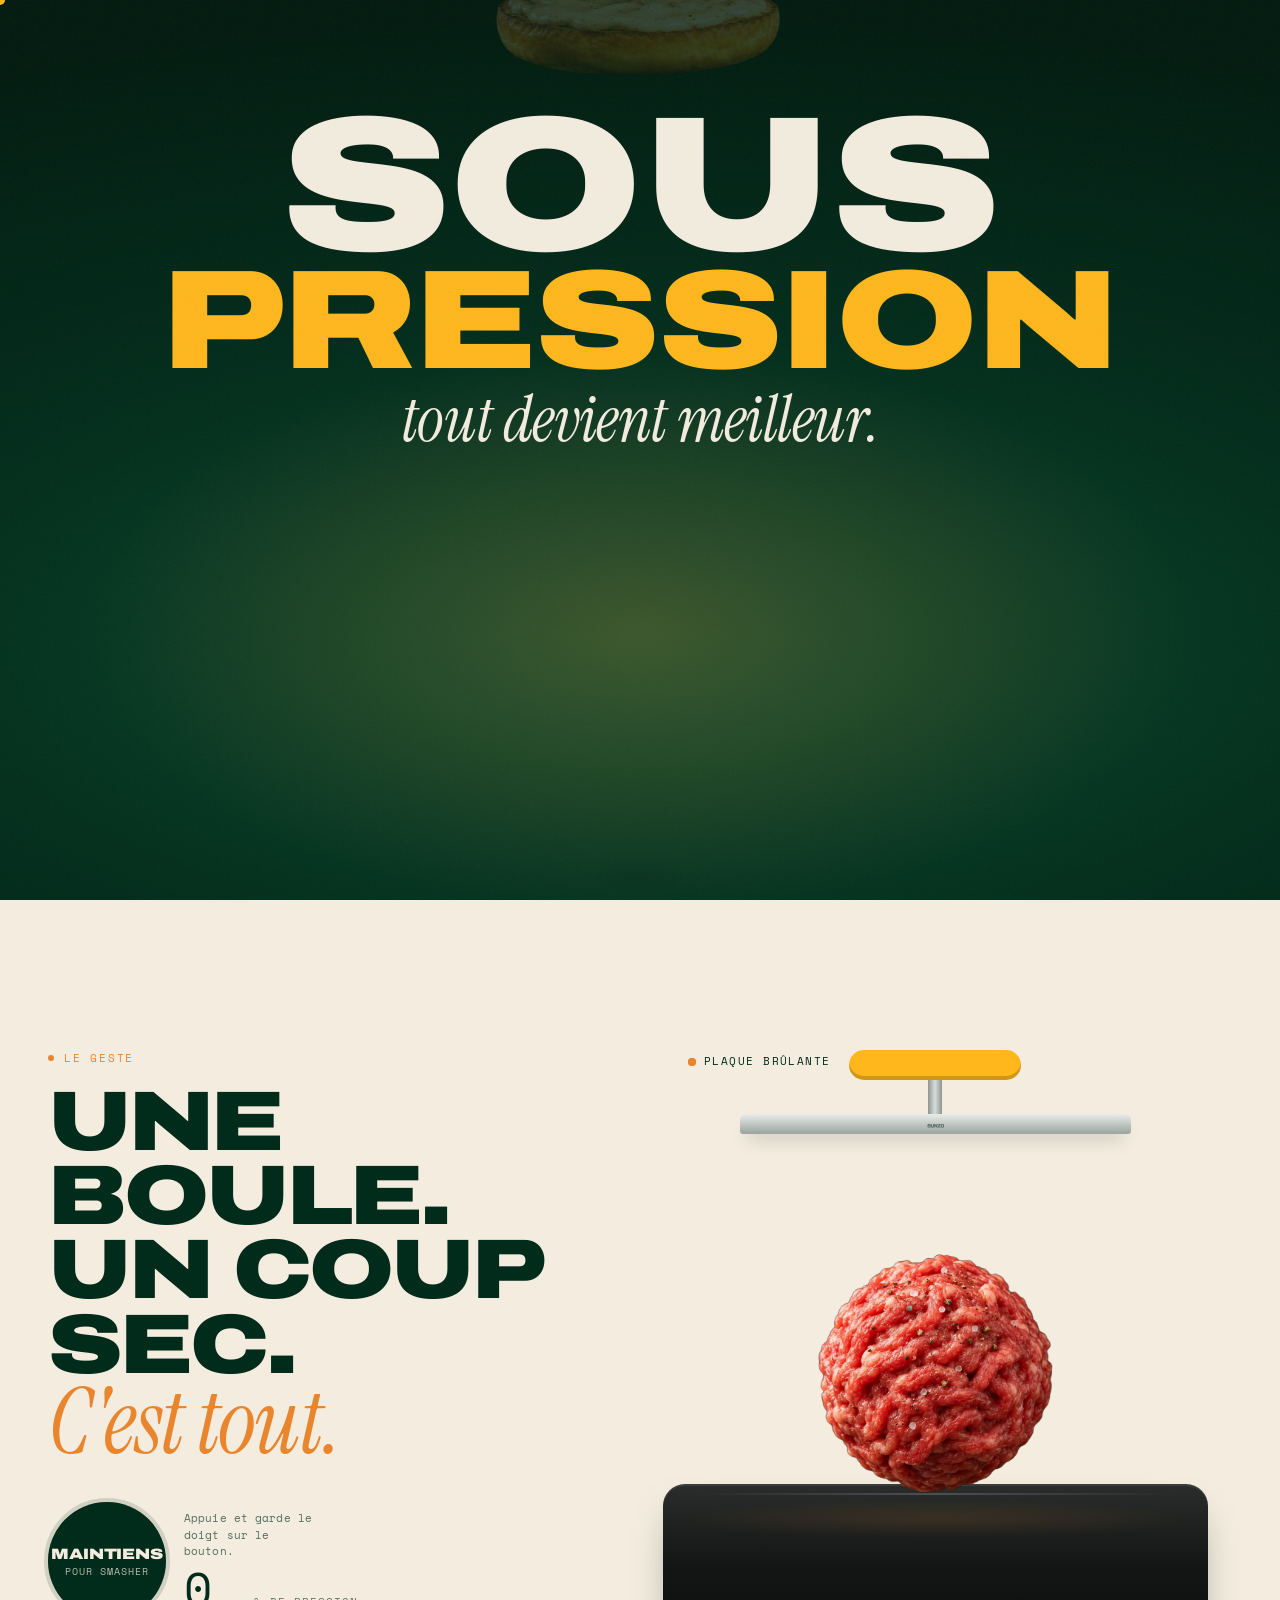
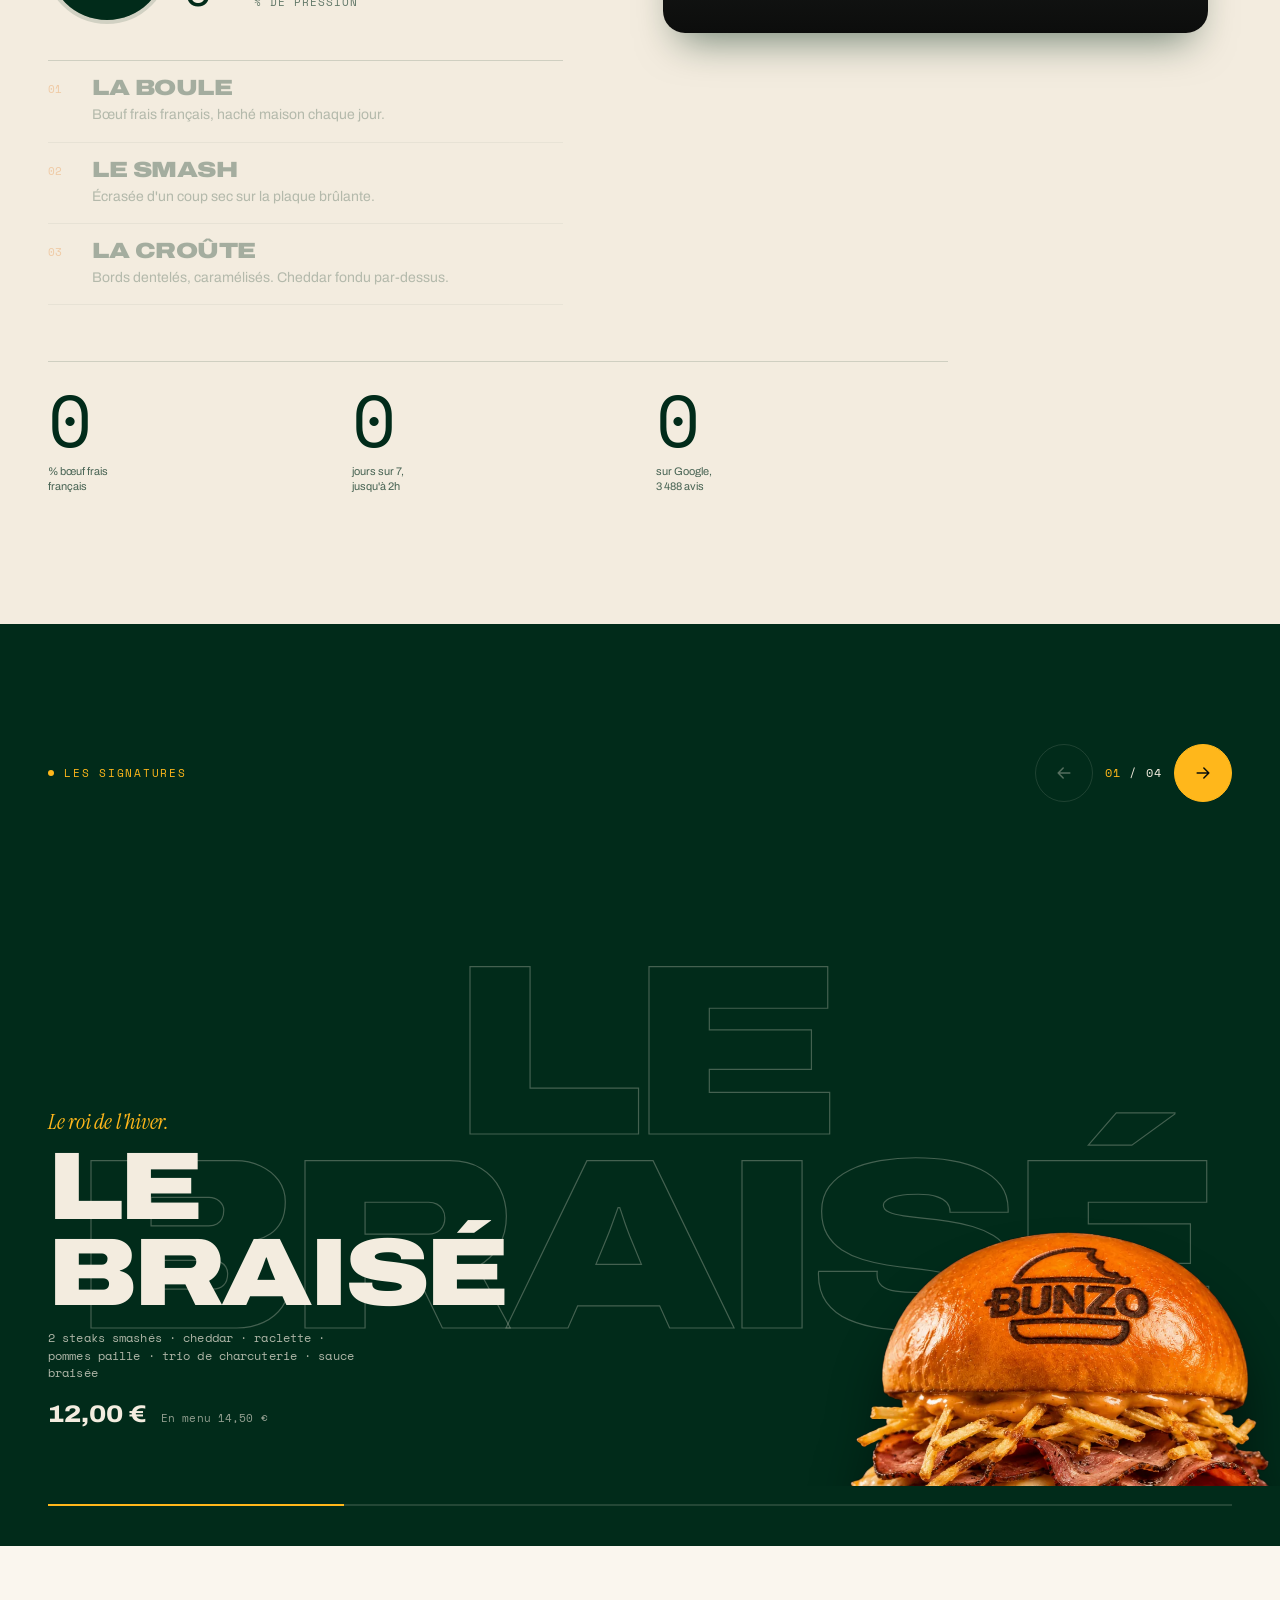
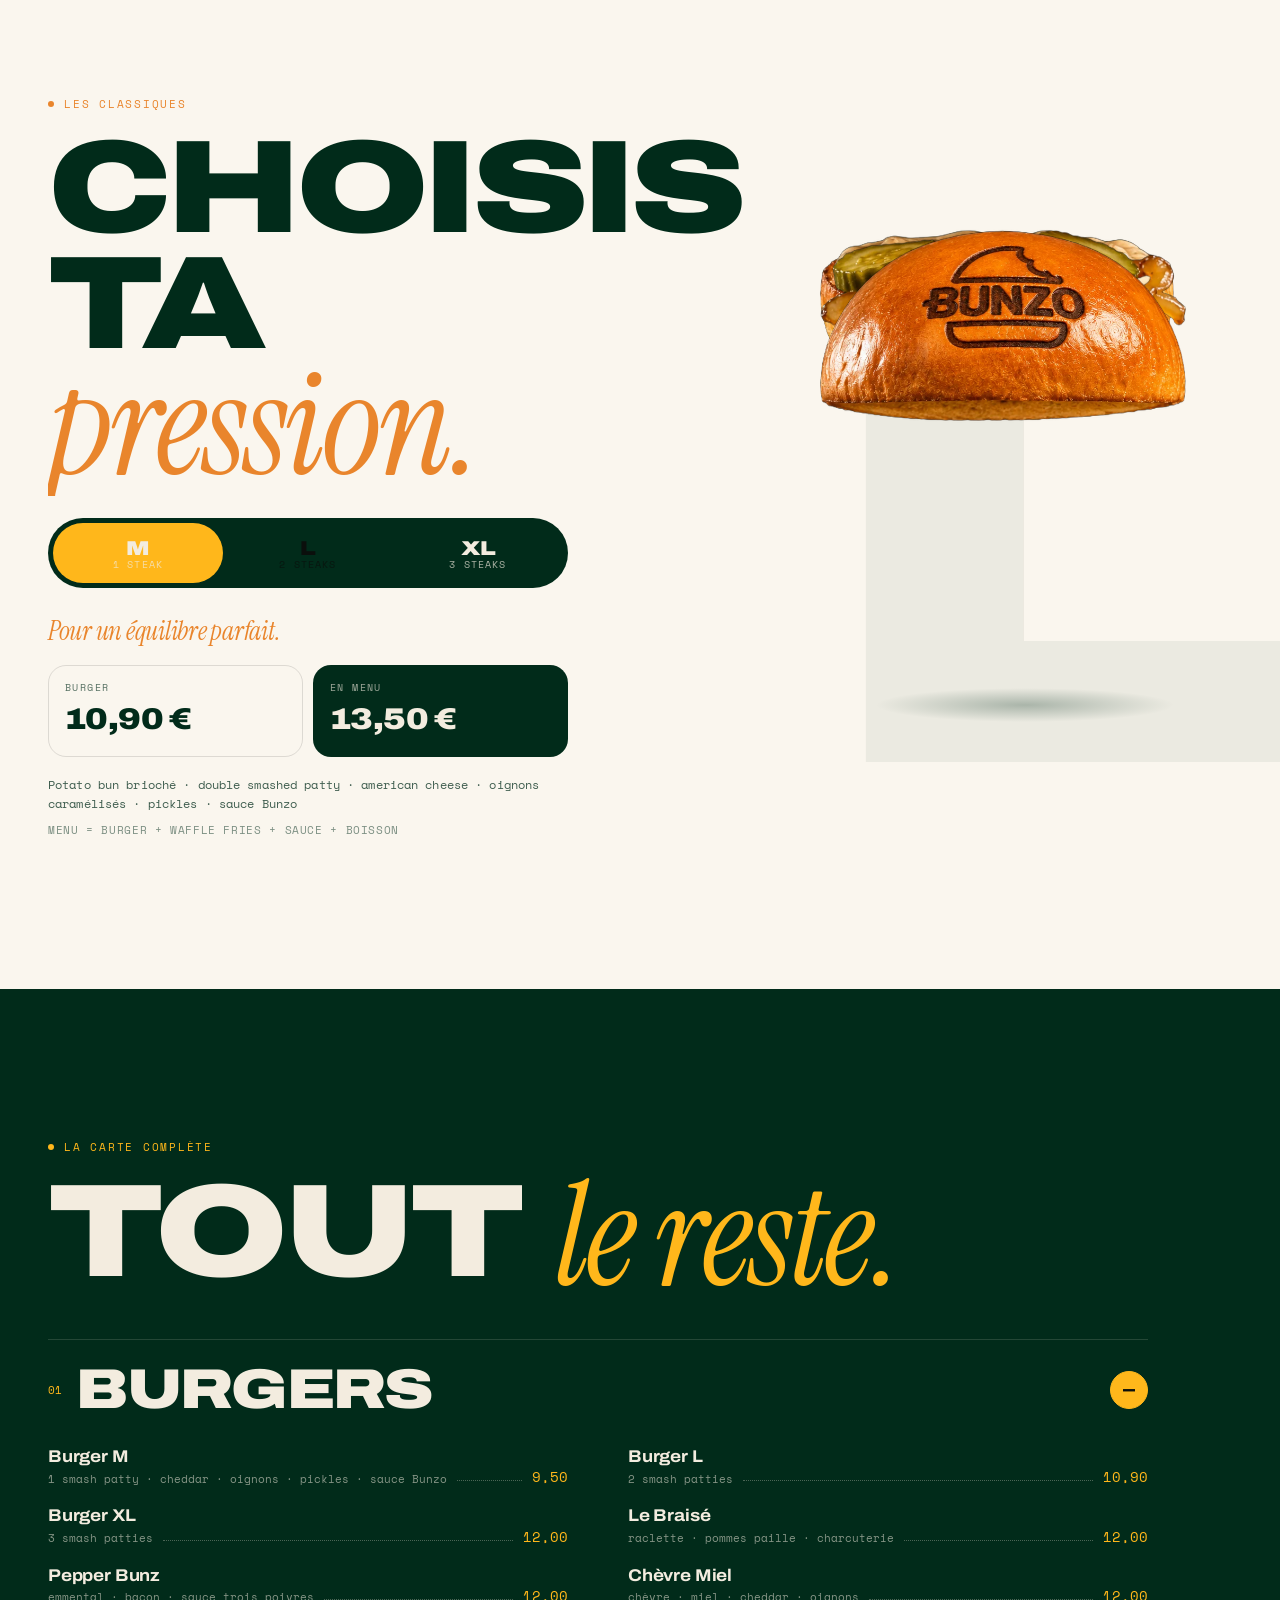
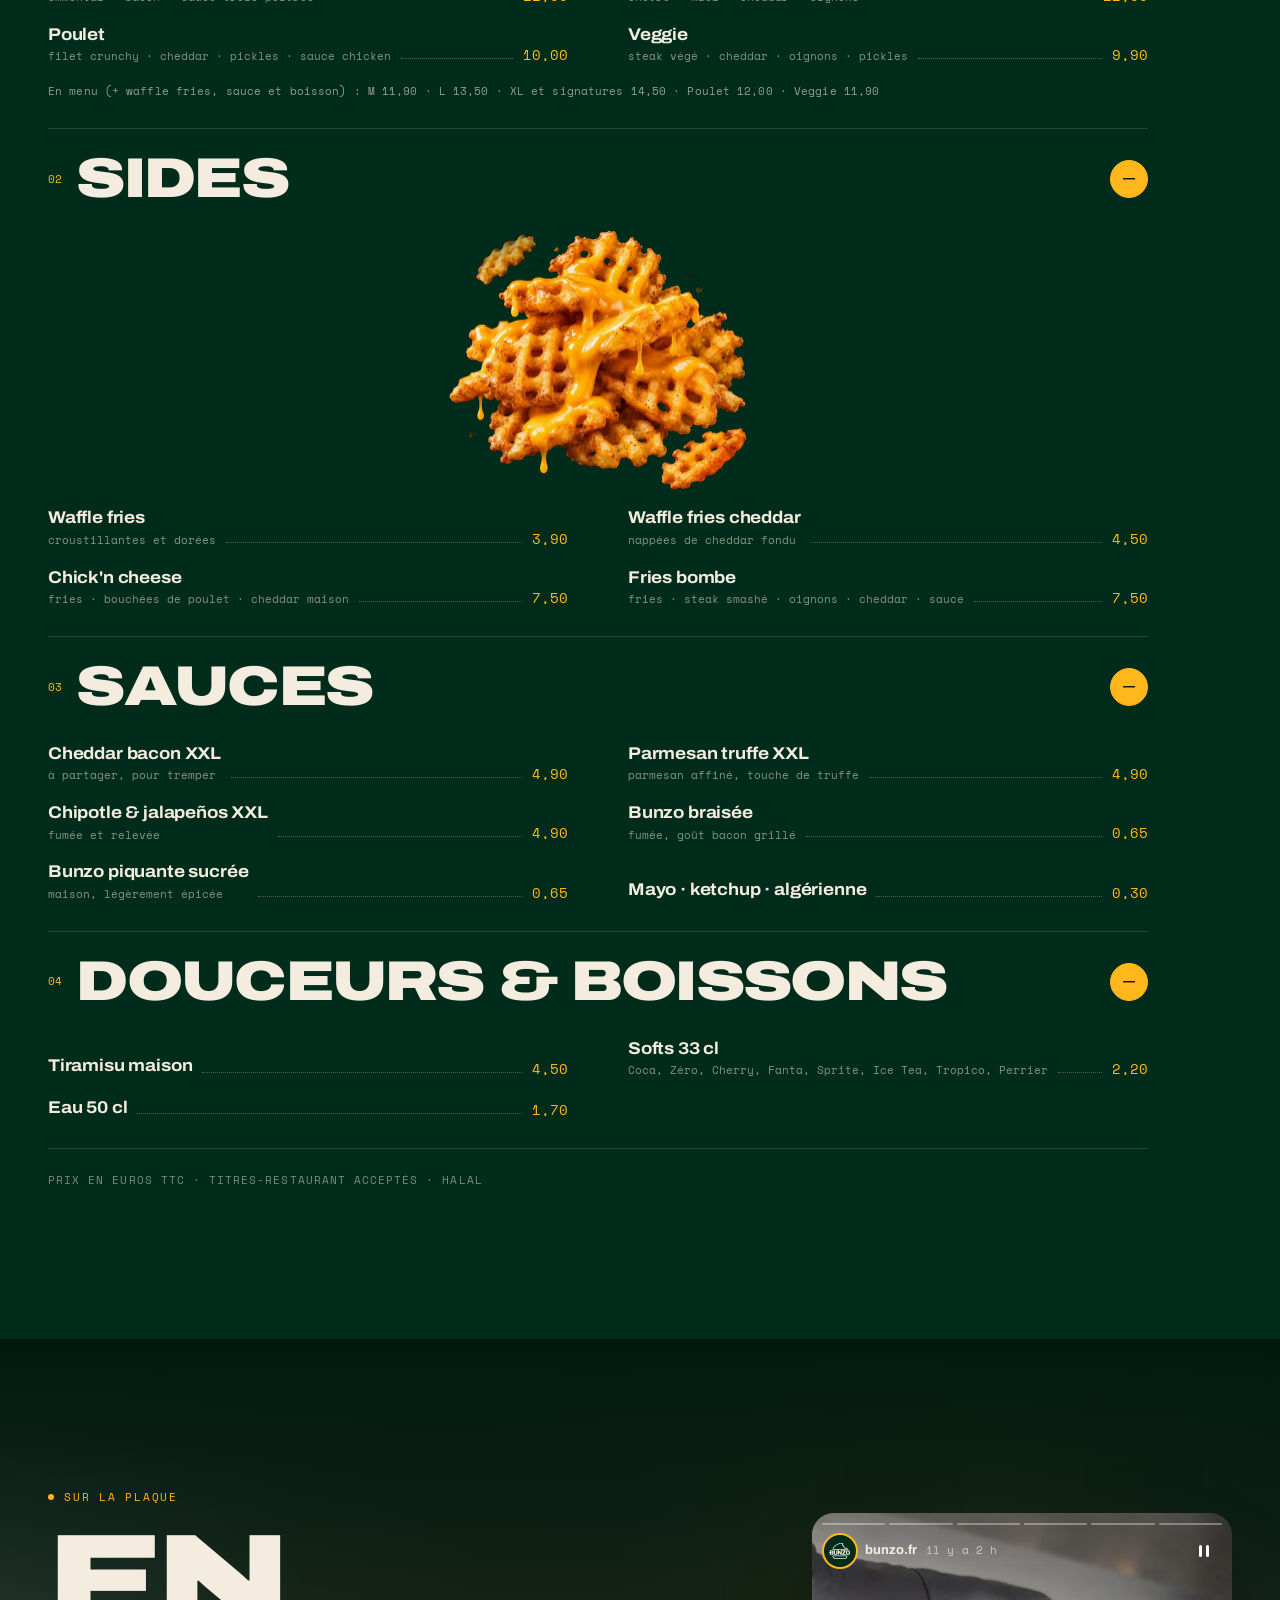
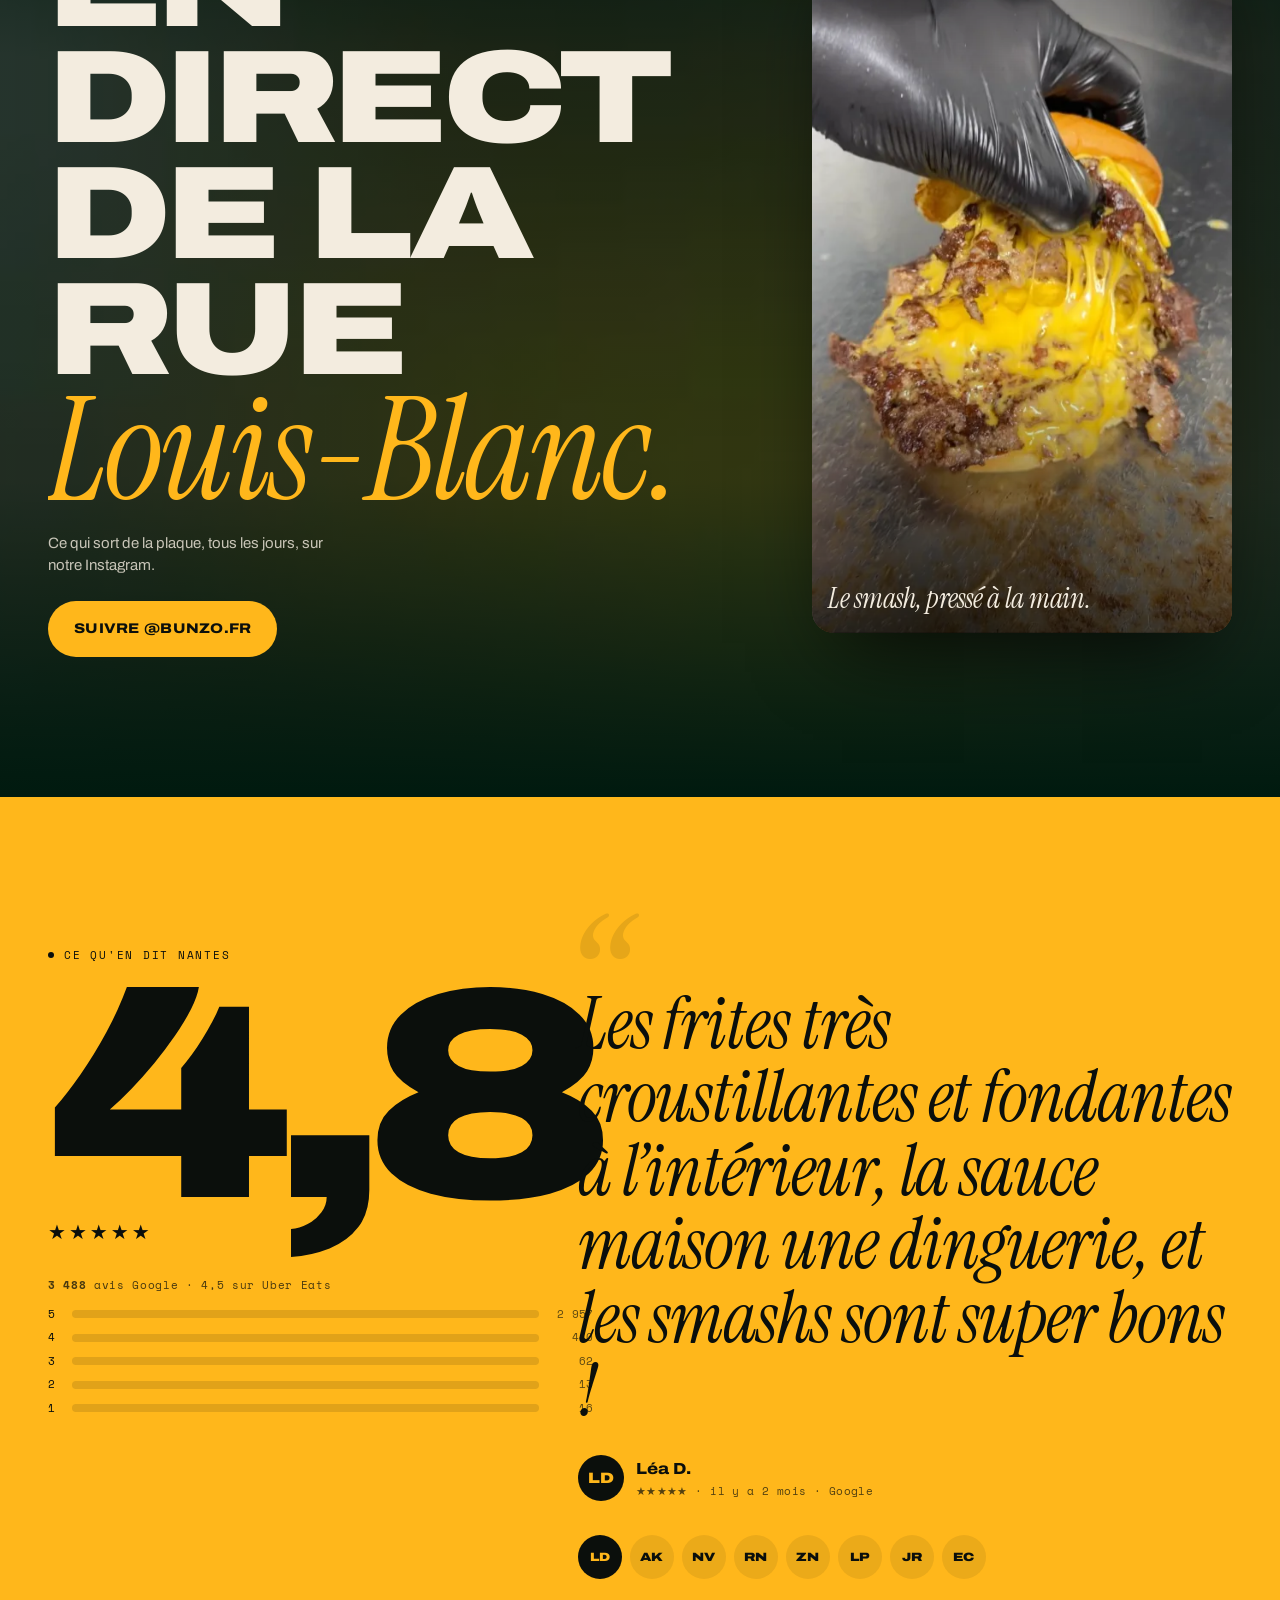
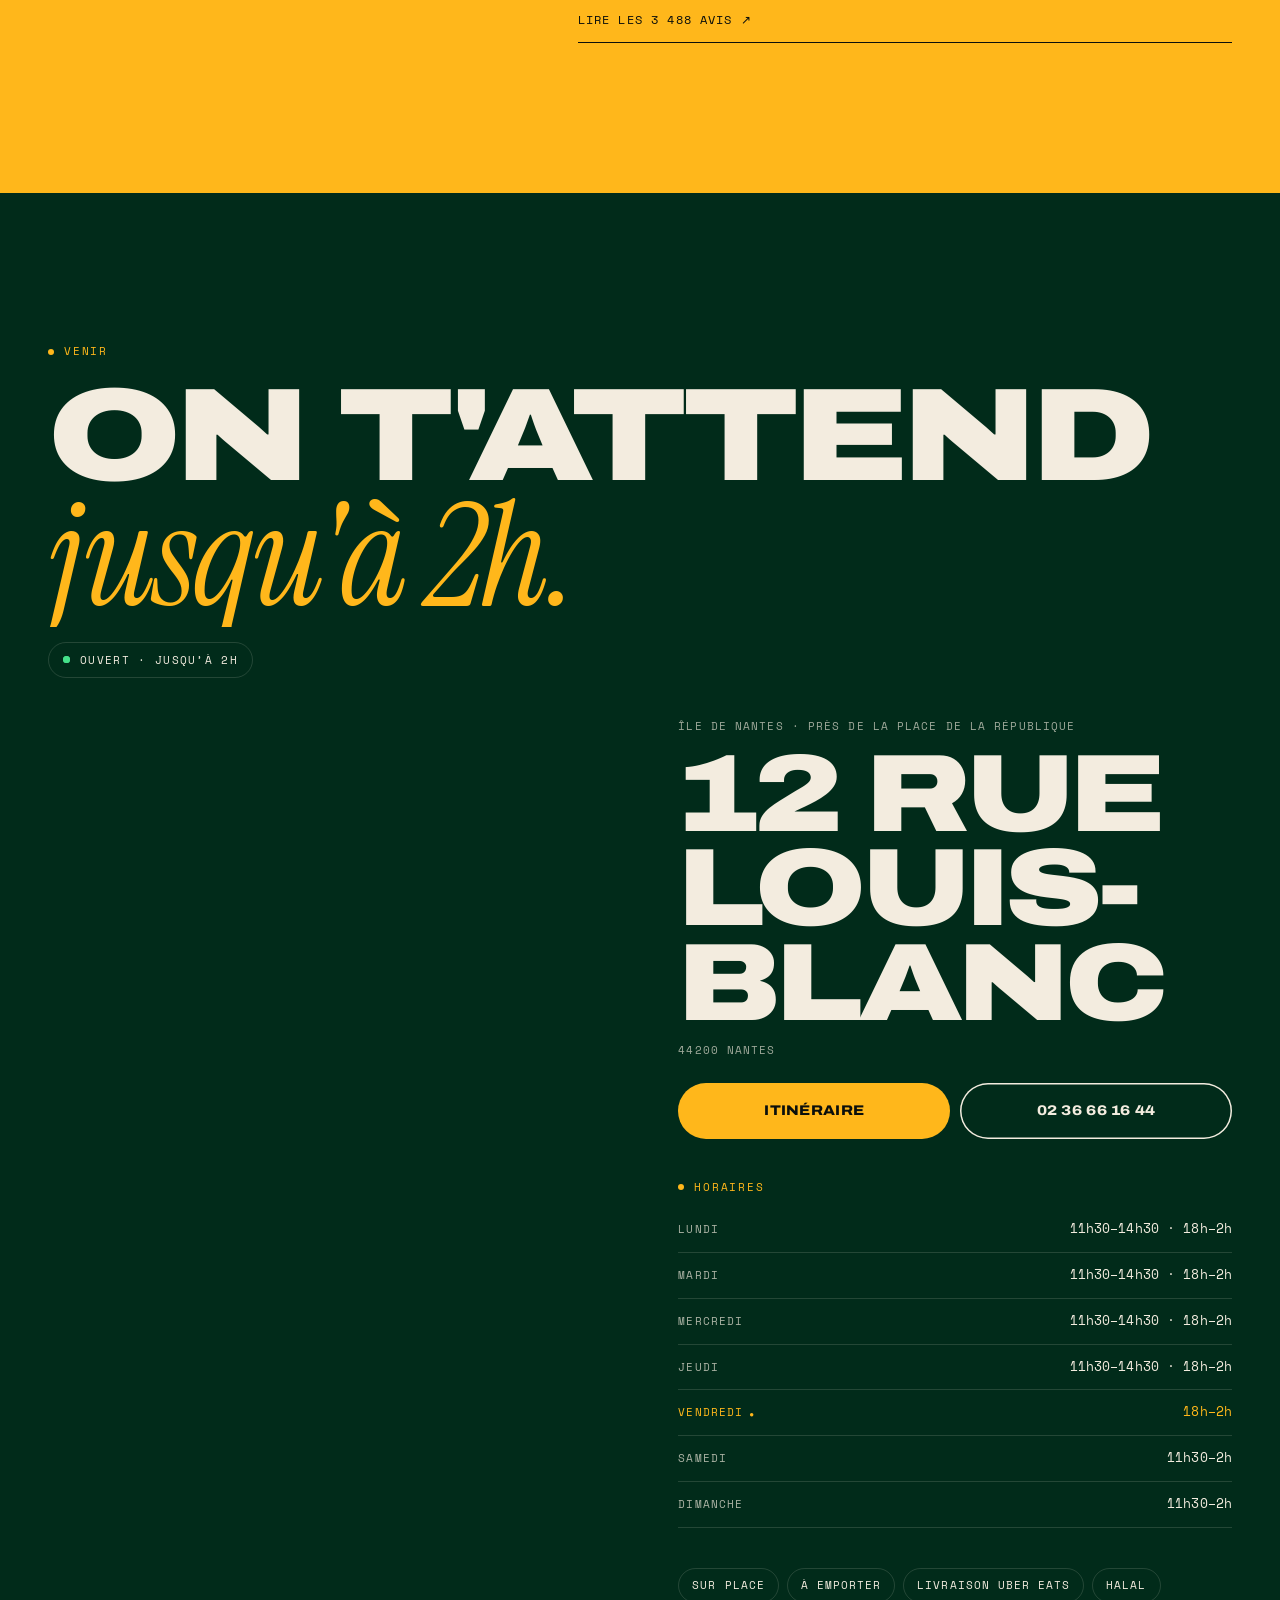
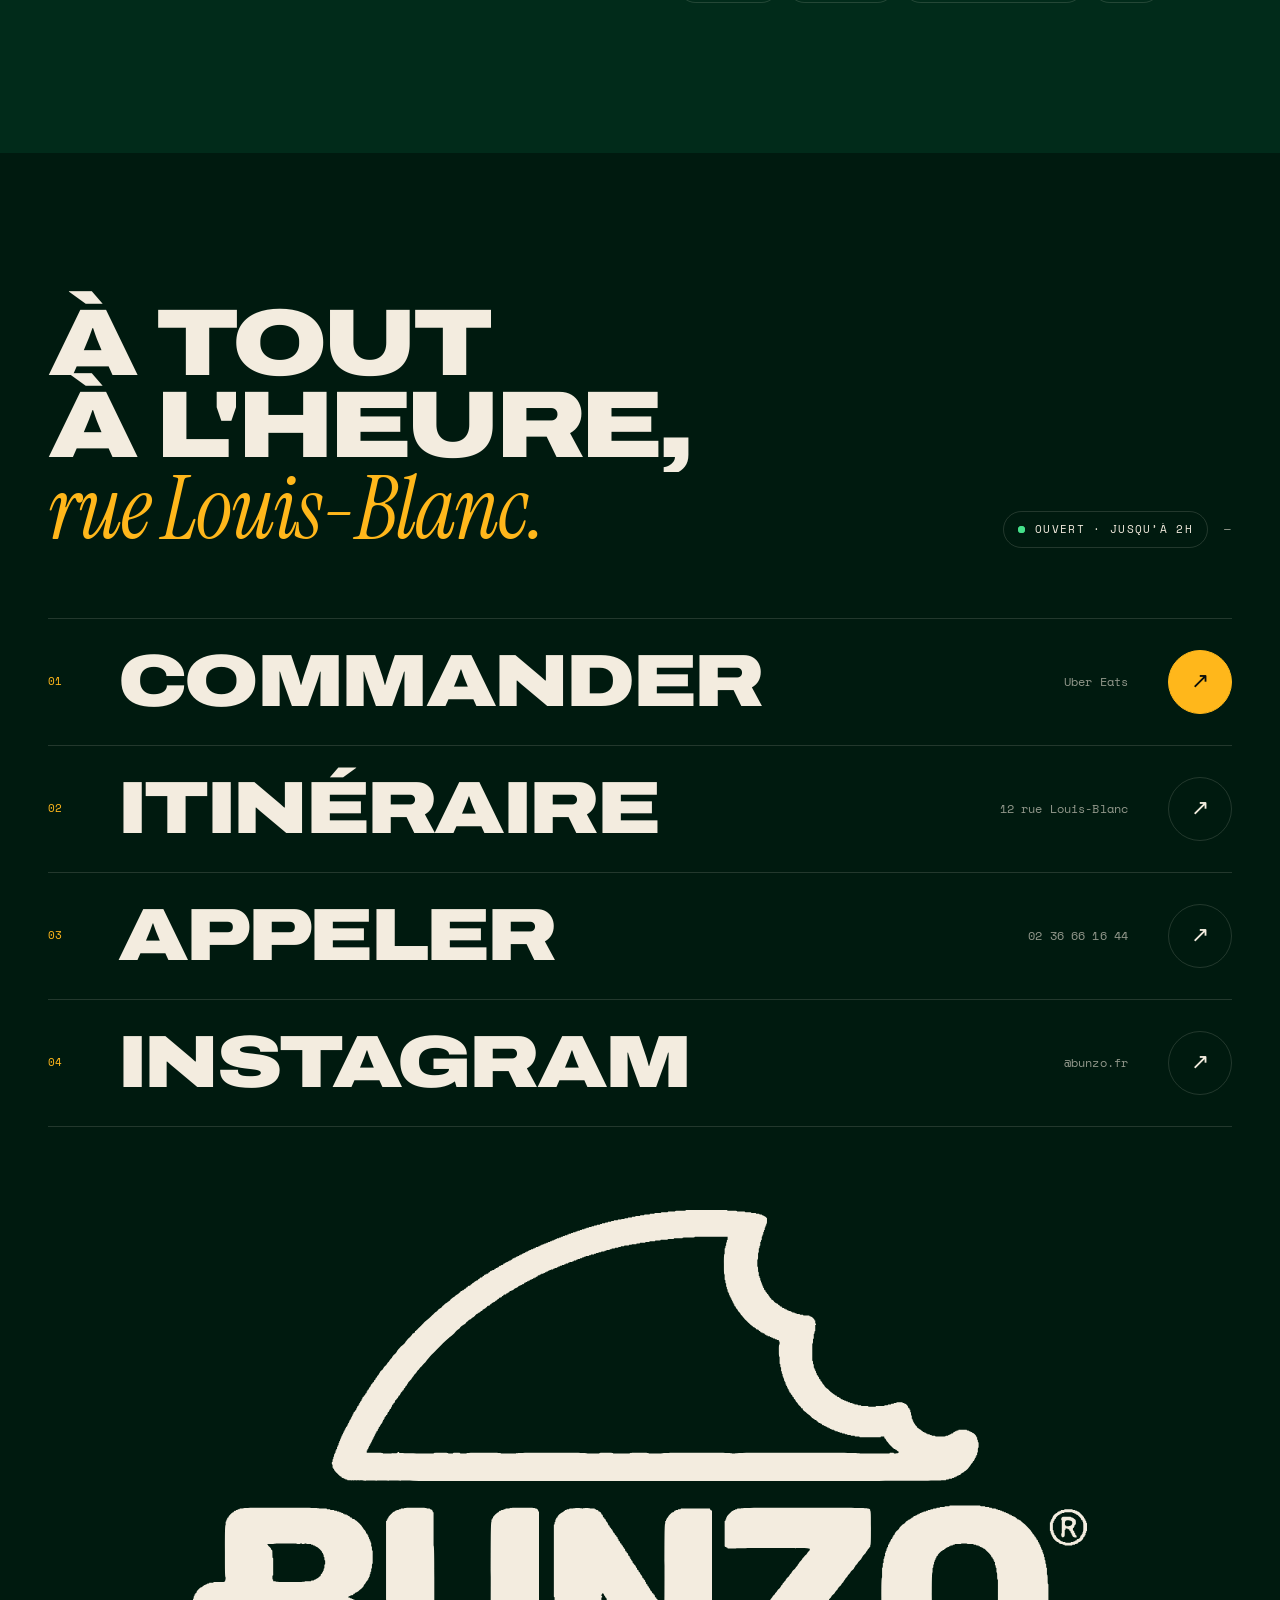
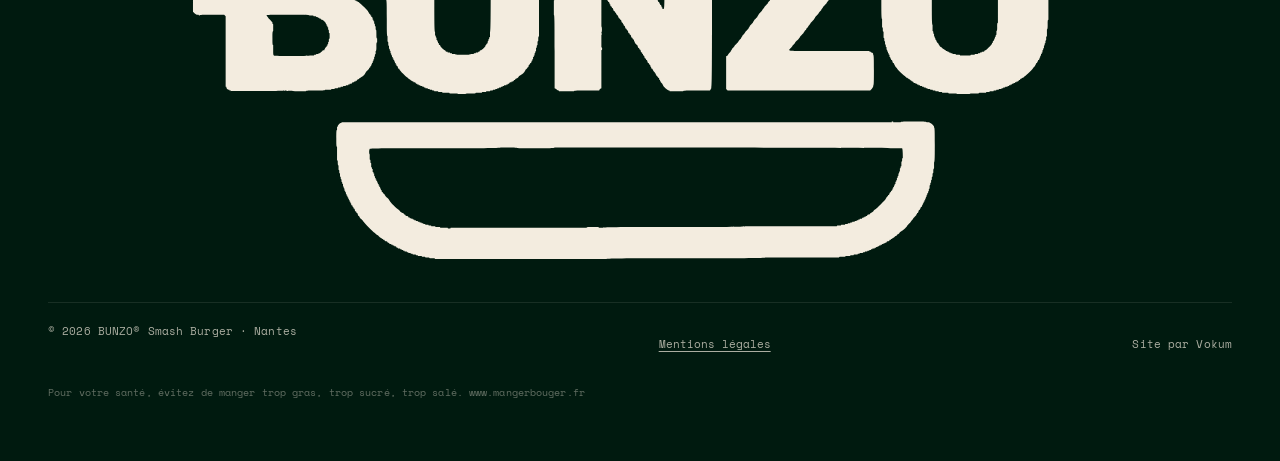
<file: index.html>
<!DOCTYPE html>
<html lang="fr">
<head>
<meta charset="utf-8">
<meta name="viewport" content="width=device-width, initial-scale=1, viewport-fit=cover">
<title>BUNZO® — Smash Burger · Nantes</title>
<!-- OG:START -->
  <meta property="og:type" content="website">
  <meta property="og:site_name" content="BUNZO®">
  <meta property="og:locale" content="fr_FR">
  <meta property="og:title" content="BUNZO® — Smash Burger · Nantes">
  <meta property="og:description" content="Sous pression, tout devient meilleur. 12 rue Louis-Blanc, Nantes.">
  <meta property="og:url" content="https://bunzo-two.vercel.app/">
  <meta property="og:image" content="https://bunzo-two.vercel.app/og.jpg?v=d2dbc83b">
  <meta property="og:image:secure_url" content="https://bunzo-two.vercel.app/og.jpg?v=d2dbc83b">
  <meta property="og:image:type" content="image/jpeg">
  <meta property="og:image:width" content="1200">
  <meta property="og:image:height" content="630">
  <meta property="og:image:alt" content="BUNZO® — aperçu du site">
  <meta name="twitter:card" content="summary_large_image">
  <meta name="twitter:title" content="BUNZO® — Smash Burger · Nantes">
  <meta name="twitter:description" content="Sous pression, tout devient meilleur. 12 rue Louis-Blanc, Nantes.">
  <meta name="twitter:image" content="https://bunzo-two.vercel.app/og.jpg?v=d2dbc83b">
<!-- OG:END -->
<meta name="description" content="BUNZO, le smash burger de Nantes. Bœuf frais français haché maison, potato bun brioché, waffle fries. 12 rue Louis-Blanc, Île de Nantes. Ouvert 7j/7 jusqu'à 2h.">
<meta name="theme-color" content="#012B1A">
<link rel="icon" href="img/favicon.png">
<link rel="preload" href="fonts/archivo.woff2" as="font" type="font/woff2" crossorigin>
<link rel="preload" href="fonts/serif-italic.woff2" as="font" type="font/woff2" crossorigin>
<link rel="stylesheet" href="css/style.css?v=41e84b48">
<script type="application/ld+json">
{"@context":"https://schema.org","@type":"Restaurant","name":"BUNZO — Smash Burger","servesCuisine":["Burgers","Smash burger"],"priceRange":"10–20 €",
"address":{"@type":"PostalAddress","streetAddress":"12 rue Louis Blanc","postalCode":"44200","addressLocality":"Nantes","addressCountry":"FR"},
"geo":{"@type":"GeoCoordinates","latitude":47.2067671,"longitude":-1.5551597},"telephone":"+33236661644",
"openingHoursSpecification":[
{"@type":"OpeningHoursSpecification","dayOfWeek":["Monday","Tuesday","Wednesday","Thursday"],"opens":"11:30","closes":"14:30"},
{"@type":"OpeningHoursSpecification","dayOfWeek":["Monday","Tuesday","Wednesday","Thursday","Friday"],"opens":"18:00","closes":"02:00"},
{"@type":"OpeningHoursSpecification","dayOfWeek":["Saturday","Sunday"],"opens":"11:30","closes":"02:00"}],
"aggregateRating":{"@type":"AggregateRating","ratingValue":"4.8","reviewCount":"3488"},
"sameAs":["https://www.instagram.com/bunzo.fr/"]}
</script>
</head>
<body class="is-loading">

<svg width="0" height="0" style="position:absolute" aria-hidden="true"><defs><symbol id="lg-top" viewBox="0 0 1212 882"><path fill-rule="evenodd" d="M1013 368C1013 368 1014 368 1016 368C1017 368 1018 368 1018 368C1018 367 1019 367 1020 367C1021 367 1022 367 1022 366C1022 366 1023 366 1024 366C1025 366 1026 366 1026 366C1026 365 1027 365 1028 365C1028 365 1029 365 1029 364C1029 364 1029 364 1030 364C1031 364 1031 364 1031 364C1031 363 1031 363 1032 363C1033 363 1033 363 1033 362C1033 362 1033 362 1034 362C1035 362 1035 362 1035 362C1035 361 1035 361 1036 361C1036 361 1037 361 1038 360C1038 359 1039 359 1039 359C1039 359 1040 358 1041 358C1042 357 1043 356 1043 356C1044 356 1050 350 1050 349C1050 349 1051 348 1052 346C1053 345 1054 344 1054 344C1054 344 1054 343 1055 342C1056 342 1056 341 1056 341C1056 340 1056 340 1056 340C1057 340 1057 340 1057 339C1057 338 1057 338 1058 338C1058 338 1058 338 1058 337C1058 336 1058 336 1058 336C1059 336 1059 336 1059 335C1059 334 1059 334 1060 334C1060 334 1060 333 1060 332C1060 332 1060 331 1060 331C1061 331 1061 330 1061 328C1061 326 1061 324 1062 324C1062 324 1062 322 1062 320C1062 318 1062 317 1062 317C1061 317 1061 316 1061 315C1061 314 1061 313 1060 313C1060 313 1060 312 1060 312C1060 311 1060 310 1060 310C1059 310 1059 310 1059 309C1059 308 1055 304 1054 304C1053 304 1053 304 1053 304C1053 303 1053 303 1052 303C1051 303 1051 303 1051 302C1051 302 1051 302 1050 302C1049 302 1049 302 1049 302C1049 301 1048 301 1048 301C1047 301 1046 301 1046 300C1046 300 1044 300 1040 300C1037 300 1035 300 1035 300C1035 301 1034 301 1034 301C1033 301 1032 301 1032 302C1032 302 1032 302 1031 302C1030 302 1030 302 1030 302C1030 303 1030 303 1029 303C1029 303 1028 303 1028 304C1027 305 1026 305 1026 305C1025 305 1025 305 1025 306C1025 306 1025 306 1024 306C1023 306 1023 306 1023 306C1023 307 1023 307 1022 307C1021 307 1021 307 1021 308C1021 308 1020 308 1020 308C1019 308 1018 308 1018 308C1018 309 1015 309 1010 309C1006 309 1003 309 1003 308C1003 308 1002 308 1001 308C1000 308 999 308 999 308C999 307 998 307 998 307C997 307 996 307 996 306C996 306 995 306 994 306C994 306 993 306 993 306C993 305 993 305 992 305C991 305 991 305 991 304C991 304 991 304 990 304C989 304 989 304 989 304C989 303 989 303 988 303C987 303 987 303 987 302C987 302 987 302 986 302C986 302 985 301 984 300C982 299 981 298 981 298C980 298 979 297 979 296C979 296 978 295 977 294C976 292 975 291 975 291C975 290 975 290 974 290C974 290 974 290 974 289C974 288 974 288 974 288C973 288 973 287 973 286C973 286 973 285 972 285C972 285 972 284 972 283C972 282 972 281 972 281C971 281 971 280 971 278C971 277 971 276 970 276C970 276 970 275 970 274C970 274 970 273 970 273C969 273 969 273 969 272C969 272 969 271 968 271C967 270 967 269 967 269C967 268 964 265 963 265C962 265 962 265 962 264C962 264 962 264 961 264C960 264 960 264 960 264C960 263 958 263 956 263C953 263 951 263 951 264C951 264 950 264 950 264C949 264 948 264 948 264C948 265 947 265 946 265C945 265 944 265 944 266C944 266 943 266 942 266C941 266 940 266 940 266C940 267 939 267 938 267C936 267 935 267 935 268C935 268 933 268 930 268C926 268 924 268 924 268C924 269 922 269 918 269C915 269 913 269 913 268C913 268 911 268 908 268C906 268 904 268 904 268C904 267 903 267 902 267C900 267 899 267 899 266C899 266 898 266 897 266C896 266 895 266 895 266C895 265 894 265 894 265C893 265 892 265 892 264C892 264 891 264 890 264C890 264 889 264 889 264C889 263 888 263 888 263C887 263 886 263 886 262C886 262 886 262 885 262C884 262 884 262 884 262C884 261 883 261 882 261C882 261 881 261 881 260C881 260 881 260 880 260C879 260 879 260 879 260C879 259 879 259 878 259C878 259 877 259 876 258C876 257 875 257 875 257C874 257 874 257 874 256C874 256 874 256 873 256C873 256 872 256 871 255C871 254 870 254 870 254C870 254 869 254 868 253C868 252 867 252 867 252C867 252 865 250 863 249C861 247 859 245 859 245C858 245 854 241 854 240C854 240 853 239 852 238C852 237 851 236 851 236C851 236 851 235 850 235C849 234 849 233 849 233C849 233 849 232 848 232C847 231 847 230 847 230C847 229 847 229 846 229C846 229 846 229 846 228C846 228 846 227 845 227C844 226 844 225 844 225C844 224 844 224 844 224C843 224 843 223 843 222C843 222 843 221 842 221C842 221 842 221 842 220C842 219 842 219 842 219C841 219 841 218 841 218C841 217 841 216 840 216C840 216 840 215 840 214C840 213 840 212 840 212C839 212 839 211 839 210C839 208 839 207 838 207C838 207 838 203 838 196C838 188 838 184 838 184C839 184 839 182 839 180C839 178 839 177 840 177C840 177 840 176 840 174C840 172 840 171 840 171C841 171 841 170 841 169C841 168 841 167 842 167C842 167 842 165 842 163C842 161 842 159 842 159C843 159 843 159 843 158C843 157 843 157 842 157C842 157 842 156 842 155C842 154 842 153 842 153C841 153 841 153 841 152C841 151 837 147 835 147C835 147 834 147 834 146C834 146 832 146 830 146C828 146 826 146 826 146C826 145 825 145 824 145C822 145 821 145 821 144C821 144 820 144 819 144C818 144 817 144 817 144C817 143 816 143 816 143C815 143 814 143 814 142C814 142 813 142 812 142C812 142 811 142 811 142C811 141 811 141 810 141C809 141 809 141 809 140C809 140 808 140 808 140C807 140 806 140 806 140C806 139 806 139 805 139C804 139 804 139 804 138C804 138 804 138 803 138C802 138 802 138 802 138C802 137 802 137 801 137C800 137 800 137 800 136C800 136 800 136 799 136C799 136 798 136 797 135C797 134 796 134 796 134C796 134 795 134 794 133C794 132 793 132 793 132C793 132 792 132 792 131C791 130 790 130 790 130C790 130 788 129 787 128C786 126 784 125 784 125C783 125 783 125 783 124C783 124 782 123 781 122C780 120 779 119 779 119C779 119 779 118 778 117C777 117 777 116 777 116C777 116 777 115 776 115C775 114 775 113 775 113C775 113 775 112 774 112C773 111 773 110 773 110C773 109 773 109 772 109C772 109 772 109 772 108C772 107 772 107 772 107C771 107 771 106 771 106C771 105 771 104 770 104C770 104 770 104 770 103C770 102 770 102 770 102C769 102 769 101 769 100C769 100 769 99 768 99C768 99 768 98 768 98C768 97 768 96 768 96C767 96 767 95 767 94C767 94 767 93 766 93C766 93 766 92 766 90C766 89 766 88 766 88C765 88 765 86 765 84C765 82 765 80 764 80C764 80 764 78 764 76C764 73 764 71 764 71C765 71 765 69 765 66C765 63 765 61 766 61C766 61 766 60 766 58C766 57 766 56 766 56C767 56 767 55 767 54C767 53 767 52 768 52C768 52 768 51 768 50C768 48 768 47 768 47C769 47 769 46 769 46C769 45 769 44 770 44C770 44 770 43 770 42C770 41 770 40 770 40C771 40 771 39 771 38C771 38 771 37 772 37C772 37 772 36 772 36C772 35 772 34 772 34C773 34 773 33 773 32C773 32 773 31 774 31C774 31 774 30 774 30C774 29 774 28 774 28C775 28 775 27 775 26C775 26 775 25 776 25C776 25 776 25 776 24C776 23 776 23 776 23C777 23 777 21 777 19L777 15L775 13C773 12 772 11 771 11C771 11 770 11 770 10C770 10 769 10 768 10C768 10 767 10 767 10C767 9 766 9 764 9C763 9 762 9 762 8C762 8 761 8 759 8C757 8 756 8 756 8C756 7 754 7 752 7C749 7 747 7 747 6C747 6 745 6 742 6C739 6 737 6 737 6C737 5 734 5 730 5C726 5 723 5 723 4C723 4 714 4 696 4C678 4 668 4 668 4C668 5 665 5 660 5C656 5 653 5 653 6C653 6 651 6 648 6C646 6 644 6 644 6C644 7 642 7 639 7C636 7 634 7 634 8C634 8 632 8 630 8C628 8 626 8 626 8C626 9 624 9 622 9C620 9 619 9 619 10C619 10 618 10 616 10C614 10 612 10 612 10C612 11 611 11 609 11C607 11 606 11 606 12C606 12 605 12 603 12C601 12 600 12 600 12C600 13 599 13 598 13C596 13 595 13 595 14C595 14 594 14 592 14C591 14 590 14 590 14C590 15 589 15 588 15C586 15 585 15 585 16C585 16 584 16 583 16C582 16 581 16 581 16C581 17 580 17 578 17C577 17 576 17 576 18C576 18 575 18 574 18C572 18 571 18 571 18C571 19 570 19 569 19C568 19 567 19 567 20C567 20 566 20 565 20C564 20 563 20 563 20C563 21 562 21 561 21C560 21 559 21 559 22C559 22 558 22 557 22C556 22 555 22 555 22C555 23 554 23 554 23C553 23 552 23 552 24C552 24 551 24 550 24C549 24 548 24 548 24C548 25 547 25 546 25C545 25 544 25 544 26C544 26 543 26 542 26C542 26 541 26 541 26C541 27 540 27 539 27C538 27 537 27 537 28C537 28 536 28 536 28C535 28 534 28 534 28C534 29 533 29 532 29C532 29 531 29 531 30C531 30 530 30 530 30C529 30 528 30 528 30C528 31 527 31 526 31C526 31 525 31 525 32C525 32 524 32 524 32C523 32 522 32 522 32C522 33 521 33 520 33C520 33 519 33 519 34C519 34 518 34 518 34C517 34 516 34 516 34C516 35 515 35 514 35C514 35 513 35 513 36C513 36 512 36 512 36C511 36 510 36 510 36C510 37 510 37 509 37C508 37 508 37 508 38C508 38 507 38 506 38C506 38 505 38 505 38C505 39 504 39 504 39C503 39 502 39 502 40C502 40 502 40 501 40C500 40 500 40 500 40C500 41 499 41 498 41C498 41 497 41 497 42C497 42 496 42 496 42C495 42 494 42 494 42C494 43 494 43 493 43C492 43 492 43 492 44C492 44 492 44 491 44C490 44 490 44 490 44C490 45 489 45 488 45C488 45 487 45 487 46C487 46 487 46 486 46C485 46 485 46 485 46C485 47 484 47 484 47C483 47 482 47 482 48C482 48 482 48 481 48C480 48 480 48 480 48C480 49 479 49 478 49C478 49 477 49 477 50C477 50 477 50 476 50C475 50 475 50 475 50C475 51 475 51 474 51C473 51 473 51 473 52C473 52 473 52 472 52C471 52 471 52 471 52C471 53 471 53 470 53C469 53 469 53 469 54C469 54 468 54 468 54C467 54 466 54 466 54C466 55 466 55 465 55C464 55 464 55 464 56C464 56 464 56 463 56C462 56 462 56 462 56C462 57 461 57 460 57C460 57 459 57 459 58C459 58 459 58 458 58C457 58 457 58 457 58C457 59 457 59 456 59C455 59 455 59 455 60C455 60 455 60 454 60C453 60 453 60 453 60C453 61 453 61 452 61C451 61 451 61 451 62C451 62 451 62 450 62C449 62 449 62 449 62C449 63 449 63 448 63C447 63 447 63 447 64C447 64 447 64 446 64C445 64 445 64 445 64C445 65 445 65 444 65C443 65 443 65 443 66C443 66 443 66 442 66C441 66 441 66 441 66C441 67 441 67 440 67C439 67 439 67 439 68C439 68 439 68 438 68C437 68 437 68 437 68C437 69 437 69 436 69C436 69 435 69 434 70C434 71 433 71 433 71C432 71 432 71 432 72C432 72 432 72 431 72C430 72 430 72 430 72C430 73 430 73 429 73C428 73 428 73 428 74C428 74 428 74 427 74C426 74 426 74 426 74C426 75 426 75 425 75C424 75 424 75 424 76C424 76 424 76 423 76C423 76 422 76 422 77C421 78 420 78 420 78C419 78 419 78 419 78C419 79 419 79 418 79C418 79 417 79 416 80C416 81 415 81 415 81C414 81 414 81 414 82C414 82 414 82 413 82C412 82 412 82 412 82C412 83 412 83 411 83C411 83 410 83 410 84C409 85 408 85 408 85C407 85 407 85 407 86C407 86 407 86 406 86C406 86 405 86 404 87C404 88 403 88 403 88C403 88 402 88 402 89C401 90 400 90 400 90C399 90 399 90 399 90C399 91 399 91 398 91C398 91 397 91 396 92C396 93 395 93 395 93C395 93 394 93 394 94C393 95 392 95 392 95C392 95 391 95 390 96C390 97 389 97 389 97C389 97 388 97 388 98C387 99 386 99 386 99C386 99 385 100 384 100C383 101 382 102 382 102C382 102 381 102 380 103C380 104 379 104 379 104C379 104 378 104 378 105C377 106 376 106 376 106C376 106 375 106 374 107C374 108 373 108 373 108C373 108 372 108 372 109C371 110 370 110 370 110C370 110 369 111 368 112C367 112 366 113 366 113C366 113 365 113 364 114C364 115 363 115 363 115C363 115 362 116 361 117C359 118 358 119 358 119C358 119 357 120 356 121C354 122 353 123 353 123C353 123 351 124 350 126C349 127 347 128 347 128C347 128 346 129 344 130C343 131 342 132 342 132C342 132 340 133 339 135C338 136 336 137 336 137C336 137 334 138 333 140C332 141 330 142 330 142C330 142 324 148 317 154C310 161 304 167 304 167C303 167 303 167 303 168C303 169 302 170 301 170C300 170 299 171 299 172C299 172 297 175 294 177C292 179 290 182 290 182C290 182 288 185 284 188C281 191 279 194 279 194C279 194 278 196 276 198C274 199 273 201 273 201C273 201 272 202 272 203C271 204 270 205 270 205C270 205 269 206 268 208C267 209 266 210 266 210C266 210 265 212 264 213C262 214 261 216 261 216C261 216 260 217 260 218C259 219 258 220 258 220C258 220 257 221 256 222C256 223 255 224 255 224C255 224 254 225 254 226C253 227 252 228 252 228C252 228 252 229 251 230C250 230 250 231 250 231C250 231 250 232 249 233C248 233 248 234 248 234C248 234 248 235 247 236C246 236 246 237 246 237C246 237 245 238 244 239C244 240 243 241 243 241C243 241 243 242 242 243C241 243 241 244 241 244C241 244 241 245 240 246C239 246 239 247 239 247C239 248 239 248 238 248C238 248 238 248 238 249C238 249 238 250 237 251C236 251 236 252 236 252C236 252 236 253 235 254C234 254 234 255 234 255C234 255 234 256 233 256C232 257 232 258 232 258C232 259 232 259 232 259C231 259 231 259 231 260C231 260 231 261 230 262C229 262 229 263 229 263C229 264 229 264 228 264C228 264 228 264 228 265C228 266 228 266 228 266C227 266 227 266 227 267C227 267 227 268 226 268C225 269 225 270 225 270C225 271 225 271 224 271C224 271 224 271 224 272C224 272 224 273 223 274C222 274 222 275 222 275C222 275 222 276 221 276C220 277 220 278 220 278C220 279 220 279 220 279C219 279 219 279 219 280C219 281 219 281 218 281C218 281 218 281 218 282C218 283 218 283 218 283C217 283 217 283 217 284C217 285 217 285 216 285C216 285 216 285 216 286C216 287 216 287 216 287C215 287 215 287 215 288C215 289 215 289 214 289C214 289 214 289 214 290C214 291 214 291 214 291C213 291 213 291 213 292C213 293 213 293 212 293C212 293 212 293 212 294C212 294 212 295 211 296C210 296 210 297 210 297C210 298 210 298 210 298C209 298 209 298 209 299C209 300 209 300 208 300C208 300 208 300 208 301C208 302 208 302 208 302C207 302 207 302 207 303C207 304 207 304 206 304C206 304 206 304 206 305C206 306 206 306 206 306C205 306 205 306 205 307C205 308 205 308 204 308C204 308 204 308 204 309C204 310 204 310 204 310C203 310 203 311 203 312C203 312 203 313 202 313C202 313 202 313 202 314C202 315 202 315 202 315C201 315 201 316 201 316C201 317 201 318 200 318C200 318 200 319 200 320C200 320 200 321 200 321C199 321 199 321 199 322C199 323 199 323 198 323C198 323 198 324 198 324C198 325 198 326 198 326C197 326 197 326 197 327C197 328 197 328 196 328C196 328 196 329 196 330C196 330 196 331 196 331C195 331 195 331 195 332C195 333 195 333 194 333C194 333 194 334 194 334C194 335 194 336 194 336C193 336 193 337 193 338C193 339 193 340 192 340C192 340 192 341 192 342C192 342 192 343 192 343C191 343 191 344 191 345C191 346 191 347 192 347C192 347 192 348 192 349C192 350 192 351 192 351C193 351 193 351 193 352C193 353 193 353 194 353C194 353 194 353 194 354C194 355 202 363 203 363C203 363 204 363 204 364C205 365 206 365 206 365C207 365 207 365 207 366C207 366 207 366 208 366C209 366 209 366 209 366C209 367 210 367 210 367C211 367 212 367 212 368C212 368 213 368 214 368C215 368 216 368 216 368C216 369 349 369 614 369C880 369 1013 369 1013 368ZM260 332C260 331 256 331 249 331L238 331L238 330C238 329 238 328 238 328C239 328 239 328 239 327C239 326 239 326 240 326C240 326 240 326 240 325C240 324 240 324 240 324C241 324 241 324 241 323C241 322 241 322 242 322C242 322 242 322 242 321C242 320 242 320 242 320C243 320 243 320 243 319C243 318 243 318 244 318C244 318 244 318 244 317C244 316 244 316 244 316C245 316 245 316 245 315C245 314 245 314 246 314C246 314 246 314 246 313C246 312 246 312 246 312C247 312 247 312 247 311C247 310 247 310 248 310C248 310 248 310 248 309C248 308 248 308 248 308C249 308 249 308 249 307C249 306 249 306 250 306C250 306 250 306 250 305C250 304 250 304 250 304C251 304 251 304 251 303C251 303 251 302 252 302C253 301 253 300 253 300C253 299 253 299 254 299C254 299 254 299 254 298C254 298 254 297 255 296C256 296 256 295 256 295C256 294 256 294 256 294C257 294 257 294 257 293C257 293 257 292 258 292C259 291 259 290 259 290C259 289 259 289 260 289C260 289 260 289 260 288C260 287 260 287 260 287C261 287 261 287 261 286C261 285 261 285 262 285C262 285 262 285 262 284C262 284 262 283 263 282C264 282 264 281 264 281C264 281 264 280 265 280C266 279 266 278 266 278C266 278 266 277 267 276C268 276 268 275 268 275C268 274 268 274 268 274C269 274 269 274 269 273C269 273 269 272 270 272C271 271 271 270 271 270C271 269 271 269 272 269C272 269 272 269 272 268C272 268 272 267 273 266C274 266 274 265 274 265C274 265 274 264 275 264C276 263 276 262 276 262C276 262 276 261 277 260C278 260 278 259 278 259C278 259 279 258 280 257C280 256 281 255 281 255C281 255 281 254 282 254C283 253 283 252 283 252C283 252 284 251 284 250C285 249 286 248 286 248C286 248 286 247 287 247C288 246 288 245 288 245C288 245 288 244 289 244C290 243 290 242 290 242C290 242 291 241 292 240C292 239 293 238 293 238C293 238 294 237 294 236C295 235 296 234 296 234C296 234 297 233 298 232C299 230 300 229 300 229C300 229 301 228 302 226C303 225 304 224 304 224C304 224 305 223 306 221C307 220 308 219 308 219C308 219 309 217 310 216C312 215 313 213 313 213C313 213 315 211 317 209C319 206 321 204 321 204C321 203 349 175 350 175C350 175 353 173 356 170C358 167 361 165 361 165C361 165 363 164 364 162C366 160 368 159 368 159C368 159 370 158 371 157C372 155 374 154 374 154C374 154 375 153 376 152C378 151 379 150 379 150C379 150 380 149 382 148C383 147 384 146 384 146C384 146 385 145 386 144C387 144 388 143 388 143C388 143 389 142 390 142C391 141 392 140 392 140C392 140 393 140 394 139C394 138 395 138 395 138C395 138 396 137 397 137C398 136 399 135 399 135C399 135 400 135 400 134C401 133 402 133 402 133C402 133 403 133 404 132C404 131 405 131 405 131C405 131 406 131 406 130C407 129 408 129 408 129C408 129 409 128 410 128C411 127 412 126 412 126C412 126 413 126 414 125C414 124 415 124 415 124C415 124 416 124 416 123C417 122 418 122 418 122C418 122 419 122 420 121C420 120 421 120 421 120C421 120 422 120 422 119C423 118 424 118 424 118C424 118 425 118 426 117C426 116 427 116 427 116C428 116 428 116 428 116C428 115 428 115 429 115C429 115 430 115 430 114C431 113 432 113 432 113C433 113 433 113 433 112C433 112 433 112 434 112C434 112 435 112 436 111C436 110 437 110 437 110C438 110 438 110 438 110C438 109 438 109 439 109C440 109 440 109 440 108C440 108 440 108 441 108C441 108 442 108 442 107C443 106 444 106 444 106C445 106 445 106 445 106C445 105 445 105 446 105C447 105 447 105 447 104C447 104 447 104 448 104C448 104 449 104 450 103C450 102 451 102 451 102C452 102 452 102 452 102C452 101 452 101 453 101C454 101 454 101 454 100C454 100 454 100 455 100C456 100 456 100 456 100C456 99 456 99 457 99C458 99 458 99 458 98C458 98 458 98 459 98C460 98 460 98 460 98C460 97 460 97 461 97C462 97 462 97 462 96C462 96 462 96 463 96C464 96 464 96 464 96C464 95 464 95 465 95C466 95 466 95 466 94C466 94 466 94 467 94C467 94 468 94 468 93C469 92 470 92 470 92C471 92 471 92 471 92C471 91 471 91 472 91C473 91 473 91 473 90C473 90 474 90 474 90C475 90 476 90 476 90C476 89 476 89 477 89C478 89 478 89 478 88C478 88 478 88 479 88C480 88 480 88 480 88C480 87 480 87 481 87C482 87 482 87 482 86C482 86 482 86 483 86C484 86 484 86 484 86C484 85 484 85 485 85C486 85 486 85 486 84C486 84 487 84 488 84C488 84 489 84 489 84C489 83 489 83 490 83C491 83 491 83 491 82C491 82 492 82 492 82C493 82 494 82 494 82C494 81 494 81 495 81C496 81 496 81 496 80C496 80 496 80 497 80C498 80 498 80 498 80C498 79 499 79 500 79C500 79 501 79 501 78C501 78 502 78 502 78C503 78 504 78 504 78C504 77 504 77 505 77C506 77 506 77 506 76C506 76 507 76 508 76C508 76 509 76 509 76C509 75 509 75 510 75C511 75 511 75 511 74C511 74 512 74 513 74C514 74 515 74 515 74C515 73 515 73 516 73C517 73 517 73 517 72C517 72 518 72 518 72C519 72 520 72 520 72C520 71 520 71 521 71C522 71 522 71 522 70C522 70 523 70 524 70C524 70 525 70 525 70C525 69 526 69 526 69C527 69 528 69 528 68C528 68 528 68 529 68C530 68 530 68 530 68C530 67 531 67 532 67C532 67 533 67 533 66C533 66 534 66 535 66C536 66 537 66 537 66C537 65 538 65 538 65C539 65 540 65 540 64C540 64 541 64 542 64C543 64 544 64 544 64C544 63 545 63 546 63C546 63 547 63 547 62C547 62 548 62 548 62C549 62 550 62 550 62C550 61 551 61 552 61C553 61 554 61 554 60C554 60 555 60 556 60C557 60 558 60 558 60C558 59 559 59 560 59C560 59 561 59 561 58C561 58 562 58 563 58C564 58 565 58 565 58C565 57 566 57 566 57C567 57 568 57 568 56C568 56 569 56 570 56C571 56 572 56 572 56C572 55 573 55 574 55C576 55 577 55 577 54C577 54 578 54 578 54C579 54 580 54 580 54C580 53 581 53 582 53C584 53 585 53 585 52C585 52 586 52 588 52C590 52 591 52 591 52C591 51 592 51 593 51C594 51 595 51 595 50C595 50 596 50 598 50C600 50 601 50 601 50C601 49 602 49 604 49C605 49 606 49 606 48C606 48 608 48 610 48C612 48 613 48 613 48C613 47 614 47 616 47C618 47 619 47 619 46C619 46 620 46 622 46C624 46 626 46 626 46C626 45 628 45 630 45C632 45 634 45 634 44C634 44 636 44 638 44C641 44 643 44 643 44C643 43 645 43 648 43C650 43 652 43 652 42C652 42 654 42 658 42C661 42 663 42 663 42C663 41 666 41 672 41C677 41 680 41 680 40C680 40 688 40 702 40L724 40L724 42C724 43 724 44 724 44C723 44 723 45 723 46C723 47 723 48 722 48C722 48 722 49 722 50C722 51 722 52 722 52C721 52 721 53 721 54C721 55 721 56 720 56C720 56 720 58 720 60C720 62 720 63 720 63C719 63 719 68 719 77C719 86 719 91 720 91C720 91 720 92 720 94C720 96 720 98 720 98C721 98 721 99 721 100C721 102 721 103 722 103C722 103 722 104 722 105C722 106 722 107 722 107C723 107 723 108 723 109C723 110 723 111 724 111C724 111 724 112 724 112C724 113 724 114 724 114C725 114 725 114 725 115C725 116 725 116 726 116C726 116 726 117 726 118C726 118 726 119 726 119C727 119 727 119 727 120C727 121 727 121 728 121C728 121 728 121 728 122C728 123 728 123 728 123C729 123 729 123 729 124C729 125 729 125 730 125C730 125 730 125 730 126C730 127 730 127 730 127C731 127 731 127 731 128C731 129 731 129 732 129C732 129 732 129 732 130C732 131 732 131 732 131C733 131 733 131 733 132C733 132 733 133 734 134C735 134 735 135 735 135C735 135 735 136 736 137C737 137 737 138 737 138C737 138 738 139 738 140C739 141 740 142 740 142C740 142 741 143 742 145C743 146 744 147 744 147C744 148 756 160 757 160C757 160 758 161 759 162C760 162 761 163 761 163C761 163 762 163 762 164C763 165 764 165 764 165C764 165 765 165 766 166C766 167 767 167 767 167C767 167 768 167 768 168C769 169 770 169 770 169C771 169 771 169 771 170C771 170 771 170 772 170C772 170 773 170 774 171C774 172 775 172 775 172C776 172 776 172 776 172C776 173 776 173 777 173C778 173 778 173 778 174C778 174 779 174 780 174C780 174 781 174 781 174C781 175 781 175 782 175C783 175 783 175 783 176C783 176 783 176 784 176C785 176 785 176 785 176C785 177 786 177 786 177C787 177 788 177 788 178C788 178 788 178 789 178C790 178 790 178 790 178C790 179 791 179 792 179C793 179 793 179 793 180C793 181 793 181 794 181C794 181 794 182 794 183C794 184 794 185 794 185C793 185 793 188 793 194C793 199 793 202 794 202C794 202 794 204 794 206C794 209 794 211 794 211C795 211 795 212 795 214C795 215 795 216 796 216C796 216 796 217 796 218C796 220 796 221 796 221C797 221 797 222 797 223C797 224 797 225 798 225C798 225 798 226 798 226C798 227 798 228 798 228C799 228 799 229 799 230C799 230 799 231 800 231C800 231 800 232 800 232C800 233 800 234 800 234C801 234 801 234 801 235C801 236 801 236 802 236C802 236 802 237 802 238C802 238 802 239 802 239C803 239 803 239 803 240C803 241 803 241 804 241C804 241 804 241 804 242C804 243 804 243 804 243C805 243 805 243 805 244C805 245 805 245 806 245C806 245 806 245 806 246C806 247 806 247 806 247C807 247 807 247 807 248C807 248 807 249 808 250C809 250 809 251 809 251C809 251 809 252 810 253C811 253 811 254 811 254C811 254 811 255 812 256C813 256 813 257 813 257C813 257 813 258 814 259C815 259 815 260 815 260C815 260 816 261 816 262C817 263 818 264 818 264C818 264 819 266 820 267C822 268 823 270 823 270C823 271 823 271 824 271C825 271 825 271 825 272C825 273 828 276 829 276C829 276 831 278 834 280C836 282 838 284 838 284C838 284 839 285 840 285C841 286 842 287 842 287C842 287 843 287 844 288C844 289 845 289 845 289C845 289 846 289 846 290C847 291 848 291 848 291C849 291 849 291 849 292C849 292 849 292 850 292C850 292 851 292 851 293C852 294 853 294 853 294C854 294 854 294 854 294C854 295 854 295 855 295C856 295 856 295 856 296C856 296 856 296 857 296C858 296 858 296 858 296C858 297 858 297 859 297C860 297 860 297 860 298C860 298 860 298 861 298C862 298 862 298 862 298C862 299 862 299 863 299C864 299 864 299 864 300C864 300 865 300 866 300C866 300 867 300 867 300C867 301 867 301 868 301C869 301 869 301 869 302C869 302 870 302 870 302C871 302 872 302 872 302C872 303 873 303 874 303C874 303 875 303 875 304C875 304 876 304 876 304C877 304 878 304 878 304C878 305 879 305 880 305C881 305 882 305 882 306C882 306 883 306 884 306C884 306 885 306 885 306C885 307 886 307 888 307C889 307 890 307 890 308C890 308 891 308 892 308C894 308 895 308 895 308C895 309 896 309 898 309C900 309 902 309 902 310C902 310 907 310 916 310C925 310 930 310 930 310C930 309 931 309 932 309C935 309 935 309 935 310C935 310 935 311 936 312C937 312 937 313 937 313C937 313 938 314 938 315C939 316 940 317 940 317C940 318 948 326 949 326C949 326 950 327 951 327C952 328 953 329 953 329C954 329 955 330 954 331C953 332 948 332 948 332C948 331 947 331 945 331C943 331 942 331 942 332C942 332 935 332 922 332C909 332 902 332 902 332C902 331 874 331 818 331C762 331 734 331 734 332C734 332 733 332 732 332C731 332 730 332 730 332C730 331 714 331 682 331C651 331 635 331 635 332C635 332 632 332 626 332C621 332 618 332 618 332C618 331 613 331 605 331C597 331 592 331 592 332C592 332 588 332 581 332C574 332 570 332 570 332C570 331 566 331 560 331C554 331 551 331 551 332C551 332 548 332 543 332C538 332 535 332 535 332C535 331 519 331 487 331C455 331 439 331 439 332C439 332 435 332 429 332C423 332 419 332 419 332C419 331 411 331 396 331C380 331 372 331 372 332C372 332 370 332 368 332C366 332 364 332 364 332C364 331 362 331 359 331C356 331 354 331 354 332C354 332 353 332 351 332C349 332 348 332 348 332C348 331 344 331 338 331C332 331 328 331 328 332C328 332 282 332 282 331C282 331 281 331 281 331C281 332 260 332 260 332Z"/></symbol><symbol id="lg-word" viewBox="0 0 1212 882"><path fill-rule="evenodd" d="M371 656C371 655 374 655 378 655C382 655 385 655 385 654C385 654 387 654 389 654C391 654 393 654 393 654C393 653 394 653 396 653C398 653 399 653 399 652C399 652 400 652 402 652C403 652 404 652 404 652C404 651 405 651 406 651C407 651 408 651 408 650C408 650 409 650 410 650C410 650 411 650 411 650C411 649 412 649 412 649C413 649 414 649 414 648C414 648 414 648 415 648C416 648 416 648 416 648C416 647 417 647 418 647C418 647 419 647 419 646C419 646 419 646 420 646C421 646 421 646 421 646C421 645 421 645 422 645C423 645 423 645 423 644C423 644 424 644 424 644C425 644 426 644 426 644C426 643 426 643 427 643C428 643 428 643 428 642C428 642 428 642 429 642C429 642 430 642 430 641C431 640 432 640 432 640C433 640 433 640 433 640C433 639 433 639 434 639C434 639 435 639 436 638C436 637 437 637 437 637C437 637 438 637 438 636C439 635 440 635 440 635C440 635 442 634 443 632C444 631 446 630 446 630C447 630 451 626 451 625C451 625 452 624 452 623C453 622 454 621 454 621C454 621 454 620 455 620C456 619 456 618 456 618C456 618 456 617 457 616C458 616 458 615 458 615C458 615 458 614 459 614C460 613 460 612 460 612C460 611 460 611 460 611C461 611 461 611 461 610C461 609 461 609 462 609C462 609 462 608 462 608C462 607 462 606 462 606C463 606 463 606 463 605C463 604 463 604 464 604C464 604 464 603 464 602C464 602 464 601 464 601C465 601 465 600 465 600C465 599 465 598 466 598C466 598 466 597 466 596C466 595 466 594 466 594C467 594 467 593 467 592C467 591 467 590 468 590C468 590 468 589 468 588C468 586 468 585 468 585C469 585 469 584 469 582C469 580 469 578 470 578C470 578 470 550 470 494C470 438 470 410 470 410C469 410 469 410 469 409C469 408 467 406 466 406C465 406 465 406 465 406C465 405 459 405 448 405C436 405 430 405 430 406C430 406 429 406 428 406C426 406 425 406 425 406C425 407 424 407 424 407C423 407 422 407 422 408C422 408 421 408 420 408C420 408 419 408 419 408C419 409 419 409 418 409C418 409 417 409 416 410C416 411 415 411 415 411C414 411 408 417 408 418C408 419 408 419 408 419C407 419 407 419 407 420C407 421 407 421 406 421C406 421 406 422 406 422C406 423 406 424 406 424C405 424 405 449 405 498C405 548 405 573 404 573C404 573 404 574 404 576C404 578 404 579 404 579C403 579 403 580 403 580C403 581 403 582 402 582C402 582 402 582 402 583C402 584 402 584 402 584C401 584 401 585 401 585C401 586 401 587 400 588C399 588 399 589 399 589C399 590 399 590 398 590C398 590 398 590 398 591C398 592 393 597 392 597C392 597 391 597 390 598C390 599 389 599 389 599C388 599 388 599 388 600C388 600 387 600 386 600C386 600 385 600 385 600C385 601 384 601 384 601C383 601 382 601 382 602C382 602 381 602 380 602C379 602 378 602 378 602C378 603 374 603 368 603C361 603 357 603 357 602C357 602 356 602 355 602C354 602 353 602 353 602C353 601 352 601 352 601C351 601 350 601 350 600C350 600 349 600 348 600C348 600 347 600 347 600C347 599 347 599 346 599C346 599 345 599 344 598C344 597 343 597 343 597C342 597 337 592 337 591C337 591 337 590 336 590C335 589 335 588 335 588C335 587 335 587 334 587C334 587 334 587 334 586C334 585 334 585 334 585C333 585 333 585 333 584C333 583 333 583 332 583C332 583 332 582 332 582C332 581 332 580 332 580C331 580 331 579 331 578C331 578 331 577 330 577C330 577 330 576 330 574C330 573 330 572 330 572C329 572 329 552 329 514C329 476 329 456 328 456C328 456 328 448 328 434C328 419 328 411 328 411C327 411 327 411 327 410C327 409 325 407 324 407C323 407 323 407 323 406C323 406 322 406 321 406C320 406 319 406 319 406C319 405 314 405 304 405C294 405 288 405 288 406C288 406 287 406 286 406C285 406 284 406 284 406C284 407 283 407 282 407C282 407 281 407 281 408C281 408 280 408 280 408C279 408 278 408 278 408C278 409 278 409 277 409C276 409 276 409 276 410C276 410 276 410 275 410C274 410 267 417 267 418C267 419 267 419 266 419C266 419 266 419 266 420C266 421 266 421 266 421C265 421 265 421 265 422C265 423 265 423 264 423C264 423 264 441 264 476C264 511 264 529 264 529C265 529 265 538 265 554C265 570 265 578 266 578C266 578 266 580 266 582C266 584 266 585 266 585C267 585 267 586 267 588C267 590 267 591 268 591C268 591 268 592 268 593C268 594 268 595 268 595C269 595 269 596 269 596C269 597 269 598 270 598C270 598 270 599 270 600C270 600 270 601 270 601C271 601 271 602 271 602C271 603 271 604 272 604C272 604 272 604 272 605C272 606 272 606 272 606C273 606 273 606 273 607C273 608 273 608 274 608C274 608 274 608 274 609C274 610 274 610 274 610C275 610 275 610 275 611C275 612 275 612 276 612C276 612 276 612 276 613C276 614 276 614 276 614C277 614 277 614 277 615C277 616 277 616 278 616C278 616 278 616 278 617C278 617 278 618 279 618C280 619 280 620 280 620C280 620 280 621 281 622C282 622 282 623 282 623C282 624 292 634 293 634C293 634 294 634 294 635C295 636 296 636 296 636C296 636 297 637 298 638C299 638 300 639 300 639C301 639 301 639 301 640C301 640 301 640 302 640C302 640 303 640 304 641C304 642 305 642 305 642C306 642 306 642 306 642C306 643 306 643 307 643C308 643 308 643 308 644C308 644 308 644 309 644C310 644 310 644 310 644C310 645 311 645 312 645C312 645 313 645 313 646C313 646 313 646 314 646C315 646 315 646 315 646C315 647 315 647 316 647C317 647 317 647 317 648C317 648 318 648 318 648C319 648 320 648 320 648C320 649 321 649 322 649C322 649 323 649 323 650C323 650 324 650 324 650C325 650 326 650 326 650C326 651 327 651 328 651C328 651 329 651 329 652C329 652 330 652 332 652C333 652 334 652 334 652C334 653 335 653 337 653C339 653 340 653 340 654C340 654 342 654 344 654C347 654 349 654 349 654C349 655 351 655 355 655C359 655 361 655 361 656C361 656 363 656 366 656C369 656 371 656 371 656ZM1050 656C1050 655 1052 655 1056 655C1060 655 1063 655 1063 654C1063 654 1065 654 1068 654C1070 654 1072 654 1072 654C1072 653 1073 653 1074 653C1076 653 1077 653 1077 652C1077 652 1078 652 1080 652C1081 652 1082 652 1082 652C1082 651 1083 651 1084 651C1085 651 1086 651 1086 650C1086 650 1087 650 1088 650C1088 650 1089 650 1089 650C1089 649 1090 649 1091 649C1092 649 1093 649 1093 648C1093 648 1093 648 1094 648C1095 648 1095 648 1095 648C1095 647 1096 647 1096 647C1097 647 1098 647 1098 646C1098 646 1099 646 1100 646C1100 646 1101 646 1101 646C1101 645 1101 645 1102 645C1103 645 1103 645 1103 644C1103 644 1103 644 1104 644C1105 644 1105 644 1105 644C1105 643 1105 643 1106 643C1107 643 1107 643 1107 642C1107 642 1107 642 1108 642C1109 642 1109 642 1109 642C1109 641 1109 641 1110 641C1111 641 1111 641 1111 640C1111 640 1111 640 1112 640C1113 640 1113 640 1113 640C1113 639 1113 639 1114 639C1114 639 1115 639 1116 638C1116 637 1117 637 1117 637C1117 637 1118 637 1118 636C1119 635 1120 635 1120 635C1120 635 1121 634 1122 634C1123 633 1124 632 1124 632C1125 632 1136 621 1136 620C1136 620 1137 619 1138 618C1138 617 1139 616 1139 616C1139 616 1139 615 1140 614C1141 614 1141 613 1141 613C1141 612 1141 612 1142 612C1142 612 1142 612 1142 611C1142 611 1142 610 1143 610C1144 609 1144 608 1144 608C1144 607 1144 607 1144 607C1145 607 1145 606 1145 606C1145 605 1145 604 1146 604C1146 604 1146 604 1146 603C1146 602 1146 602 1146 602C1147 602 1147 602 1147 601C1147 600 1147 600 1148 600C1148 600 1148 599 1148 598C1148 598 1148 597 1148 597C1149 597 1149 596 1149 596C1149 595 1149 594 1150 594C1150 594 1150 593 1150 592C1150 592 1150 591 1150 591C1151 591 1151 590 1151 589C1151 588 1151 587 1152 587C1152 587 1152 586 1152 586C1152 585 1152 584 1152 584C1153 584 1153 583 1153 581C1153 579 1153 578 1154 578C1154 578 1154 576 1154 574C1154 571 1154 569 1154 569C1155 569 1155 566 1155 562C1155 558 1155 556 1156 556C1156 556 1156 548 1156 532C1156 516 1156 508 1156 508C1155 508 1155 506 1155 502C1155 498 1155 495 1154 495C1154 495 1154 493 1154 490C1154 488 1154 486 1154 486C1153 486 1153 485 1153 483C1153 481 1153 480 1152 480C1152 480 1152 479 1152 478C1152 477 1152 476 1152 476C1151 476 1151 475 1151 474C1151 472 1151 471 1150 471C1150 471 1150 470 1150 470C1150 469 1150 468 1150 468C1149 468 1149 467 1149 466C1149 466 1149 465 1148 465C1148 465 1148 464 1148 464C1148 463 1148 462 1148 462C1147 462 1147 462 1147 461C1147 460 1147 460 1146 460C1146 460 1146 460 1146 459C1146 458 1146 458 1146 458C1145 458 1145 457 1145 456C1145 456 1145 455 1144 455C1144 455 1144 455 1144 454C1144 453 1144 453 1144 453C1143 453 1143 453 1143 452C1143 451 1143 451 1142 451C1142 451 1142 451 1142 450C1142 450 1142 449 1141 448C1140 448 1140 447 1140 447C1140 446 1140 446 1140 446C1139 446 1139 446 1139 445C1139 445 1139 444 1138 444C1137 443 1137 442 1137 442C1137 442 1136 441 1135 440C1134 438 1133 437 1133 437C1133 436 1121 424 1120 424C1120 424 1119 423 1118 422C1117 422 1116 421 1116 421C1116 421 1115 421 1114 420C1114 419 1113 419 1113 419C1113 419 1112 419 1112 418C1111 417 1110 417 1110 417C1109 417 1109 417 1109 416C1109 416 1109 416 1108 416C1107 416 1107 416 1107 416C1107 415 1107 415 1106 415C1105 415 1105 415 1105 414C1105 414 1105 414 1104 414C1103 414 1103 414 1103 414C1103 413 1103 413 1102 413C1101 413 1101 413 1101 412C1101 412 1101 412 1100 412C1099 412 1099 412 1099 412C1099 411 1098 411 1098 411C1097 411 1096 411 1096 410C1096 410 1096 410 1095 410C1094 410 1094 410 1094 410C1094 409 1093 409 1092 409C1092 409 1091 409 1091 408C1091 408 1090 408 1090 408C1089 408 1088 408 1088 408C1088 407 1087 407 1086 407C1086 407 1085 407 1085 406C1085 406 1084 406 1082 406C1081 406 1080 406 1080 406C1080 405 1079 405 1078 405C1077 405 1076 405 1076 404C1076 404 1075 404 1074 404C1072 404 1071 404 1071 404C1071 403 1070 403 1068 403C1066 403 1064 403 1064 402C1064 402 1057 402 1044 402C1030 402 1023 402 1023 402C1023 403 1022 403 1020 403C1018 403 1016 403 1016 404C1016 404 1015 404 1013 404C1011 404 1010 404 1010 404C1010 405 1009 405 1008 405C1006 405 1005 405 1005 406C1005 406 1004 406 1003 406C1002 406 1001 406 1001 406C1001 407 1000 407 999 407C998 407 997 407 997 408C997 408 996 408 996 408C995 408 994 408 994 408C994 409 993 409 992 409C992 409 991 409 991 410C991 410 990 410 990 410C989 410 988 410 988 410C988 411 987 411 986 411C986 411 985 411 985 412C985 412 985 412 984 412C983 412 983 412 983 412C983 413 983 413 982 413C981 413 981 413 981 414C981 414 981 414 980 414C979 414 979 414 979 414C979 415 979 415 978 415C977 415 977 415 977 416C977 416 977 416 976 416C976 416 975 416 974 417C974 418 973 418 973 418C972 418 972 418 972 418C972 419 972 419 971 419C971 419 970 420 969 421C968 421 967 422 967 422C967 422 965 423 964 424C963 426 961 427 961 427C960 427 955 432 955 433C955 433 954 435 952 436C950 438 949 440 949 440C949 440 949 441 948 442C947 442 947 443 947 443C947 444 947 444 946 444C946 444 946 444 946 445C946 445 946 446 945 447C944 447 944 448 944 448C944 449 944 449 944 449C943 449 943 449 943 450C943 451 943 451 942 451C942 451 942 451 942 452C942 453 942 453 942 453C941 453 941 453 941 454C941 455 941 455 940 455C940 455 940 456 940 456C940 457 940 458 940 458C939 458 939 458 939 459C939 460 939 460 938 460C938 460 938 461 938 462C938 462 938 463 938 463C937 463 937 464 937 464C937 465 937 466 936 466C936 466 936 467 936 468C936 469 936 470 936 470C935 470 935 471 935 472C935 473 935 474 934 474C934 474 934 475 934 476C934 478 934 479 934 479C933 479 933 480 933 482C933 484 933 486 932 486C932 486 932 488 932 492C932 496 932 499 932 499C931 499 931 509 931 527C931 545 931 555 932 555C932 555 932 557 932 560C932 564 932 566 932 566C933 566 933 567 933 569C933 571 933 572 934 572C934 572 934 574 934 576C934 578 934 580 934 580C935 580 935 581 935 582C935 584 935 585 936 585C936 585 936 586 936 587C936 588 936 589 936 589C937 589 937 590 937 591C937 592 937 593 938 593C938 593 938 594 938 594C938 595 938 596 938 596C939 596 939 597 939 598C939 598 939 599 940 599C940 599 940 599 940 600C940 601 940 601 940 601C941 601 941 601 941 602C941 603 941 603 942 603C942 603 942 604 942 604C942 605 942 606 942 606C943 606 943 606 943 607C943 608 943 608 944 608C944 608 944 608 944 609C944 609 944 610 945 610C946 611 946 612 946 612C946 612 946 613 947 614C948 614 948 615 948 615C948 616 948 616 948 616C949 616 949 616 949 617C949 617 950 618 950 619C951 620 952 621 952 621C952 621 954 624 957 627C960 630 963 632 963 632C963 632 964 633 965 634C966 634 967 635 967 635C967 635 968 636 969 636C970 637 971 638 971 638C972 638 972 638 972 638C972 639 972 639 973 639C973 639 974 639 974 640C975 641 976 641 976 641C977 641 977 641 977 642C977 642 977 642 978 642C979 642 979 642 979 642C979 643 979 643 980 643C981 643 981 643 981 644C981 644 981 644 982 644C983 644 983 644 983 644C983 645 984 645 984 645C985 645 986 645 986 646C986 646 986 646 987 646C988 646 988 646 988 646C988 647 989 647 990 647C990 647 991 647 991 648C991 648 991 648 992 648C993 648 993 648 993 648C993 649 994 649 995 649C996 649 997 649 997 650C997 650 998 650 998 650C999 650 1000 650 1000 650C1000 651 1001 651 1002 651C1003 651 1004 651 1004 652C1004 652 1005 652 1006 652C1007 652 1008 652 1008 652C1008 653 1009 653 1010 653C1012 653 1013 653 1013 654C1013 654 1015 654 1017 654C1019 654 1021 654 1021 654C1021 655 1023 655 1027 655C1031 655 1033 655 1033 656C1033 656 1036 656 1042 656C1047 656 1050 656 1050 656ZM126 651C126 651 127 651 127 651C127 652 156 652 156 652C156 651 161 651 169 651C177 651 182 651 182 650C182 650 184 650 186 650C188 650 190 650 190 650C190 649 191 649 192 649C194 649 195 649 195 648C195 648 196 648 197 648C198 648 199 648 199 648C199 647 200 647 201 647C202 647 203 647 203 646C203 646 204 646 204 646C205 646 206 646 206 646C206 645 207 645 208 645C209 645 210 645 210 644C210 644 211 644 212 644C212 644 213 644 213 644C213 643 213 643 214 643C215 643 215 643 215 642C215 642 216 642 216 642C217 642 218 642 218 641C219 640 220 640 220 640C221 640 221 640 221 640C221 639 221 639 222 639C223 639 223 639 223 638C223 638 223 638 224 638C224 638 225 638 225 637C226 636 227 636 227 636C227 636 228 635 229 634C230 634 231 633 231 633C232 633 236 629 236 628C236 628 237 626 238 625C240 624 241 622 241 622C241 622 241 621 242 620C243 620 243 619 243 619C243 618 243 618 244 618C244 618 244 618 244 617C244 616 244 616 244 616C245 616 245 616 245 615C245 614 245 614 246 614C246 614 246 614 246 613C246 612 246 612 246 612C247 612 247 611 247 610C247 610 247 609 248 609C248 609 248 608 248 608C248 607 248 606 248 606C249 606 249 605 249 604C249 603 249 602 250 602C250 602 250 601 250 600C250 599 250 598 250 598C251 598 251 596 251 592C251 588 251 586 252 586C252 586 252 585 252 584C252 582 252 581 252 581C251 581 251 579 251 575C251 571 251 569 250 569C250 569 250 568 250 567C250 566 250 565 250 565C249 565 249 564 249 563C249 562 249 561 248 561C248 561 248 560 248 560C248 559 248 558 248 558C247 558 247 558 247 557C247 556 247 556 246 556C246 556 246 555 246 555C246 554 246 553 245 552C244 552 244 551 244 551C244 550 244 550 244 550C243 550 243 550 243 549C243 549 242 548 241 547C241 546 240 545 240 545C240 544 230 534 229 534C229 534 228 533 227 532C226 532 225 531 225 531C224 531 224 531 224 530C224 530 224 530 223 530C222 530 222 530 222 530C222 529 222 529 221 529C220 529 220 529 220 528C220 528 220 528 219 528C218 528 218 528 218 528C218 527 217 527 216 527C216 527 215 527 215 526C215 526 215 526 214 526C213 526 213 526 213 526C213 525 214 524 215 524C216 524 216 524 216 524C216 523 217 523 217 523C218 523 219 523 220 522C220 521 221 521 221 521C221 521 222 521 222 520C223 519 224 519 224 519C224 519 225 518 226 518C227 517 228 516 228 516C229 516 234 511 234 510C234 510 234 509 235 508C236 508 236 507 236 507C236 507 237 506 237 505C238 504 239 503 239 503C239 502 239 502 240 502C240 502 240 502 240 501C240 500 240 500 240 500C241 500 241 500 241 499C241 498 241 498 242 498C242 498 242 497 242 496C242 496 242 495 242 495C243 495 243 494 243 493C243 492 243 491 244 491C244 491 244 490 244 489C244 488 244 487 244 487C245 487 245 486 245 484C245 482 245 480 246 480C246 480 246 477 246 472C246 466 246 463 246 463C245 463 245 462 245 460C245 458 245 457 244 457C244 457 244 456 244 454C244 453 244 452 244 452C243 452 243 451 243 450C243 450 243 449 242 449C242 449 242 449 242 448C242 447 242 447 242 447C241 447 241 446 241 446C241 445 241 444 240 444C240 444 240 444 240 443C240 442 240 442 240 442C239 442 239 442 239 441C239 441 239 440 238 440C237 439 237 438 237 438C237 437 237 437 236 437C236 437 236 437 236 436C236 436 235 435 234 434C233 432 232 431 232 431C232 430 224 422 223 422C223 422 222 422 222 421C221 420 220 420 220 420C220 420 219 420 218 419C218 418 217 418 217 418C217 418 216 418 215 417C215 416 214 416 214 416C213 416 213 416 213 416C213 415 213 415 212 415C211 415 211 415 211 414C211 414 210 414 210 414C209 414 208 414 208 414C208 413 208 413 207 413C206 413 206 413 206 412C206 412 206 412 205 412C204 412 204 412 204 412C204 411 203 411 202 411C202 411 201 411 201 410C201 410 200 410 200 410C199 410 198 410 198 410C198 409 197 409 196 409C195 409 194 409 194 408C194 408 193 408 192 408C190 408 189 408 189 408C189 407 188 407 186 407C185 407 184 407 184 406C184 406 182 406 179 406C176 406 174 406 174 406C174 405 156 405 122 405C88 405 71 405 71 406C71 406 70 406 69 406C68 406 67 406 67 406C67 407 66 407 66 407C65 407 64 407 64 408C64 408 64 408 63 408C62 408 62 408 62 408C62 409 62 409 61 409C61 409 60 409 59 410C59 411 58 411 58 411C57 411 52 416 52 417C52 417 52 418 51 418C50 419 50 420 50 420C50 421 50 421 50 421C49 421 49 422 49 422C49 423 49 424 48 424C48 424 48 425 48 426C48 427 48 428 48 428C47 428 47 440 47 464C47 487 47 499 48 499C48 499 48 503 47 504C47 505 45 505 39 505C34 505 31 505 31 506C31 506 30 506 28 506C27 506 26 506 26 506C26 507 25 507 24 507C24 507 23 507 23 508C23 508 23 508 22 508C21 508 21 508 21 508C21 509 21 509 20 509C19 509 19 509 19 510C19 510 19 510 18 510C18 510 17 510 17 511C16 512 15 512 15 512C14 512 9 517 9 518C9 518 9 519 8 520C7 520 7 521 7 521C7 522 7 522 6 522C6 522 6 522 6 523C6 524 6 524 6 524C5 524 5 525 5 526C5 527 5 528 4 528C4 528 4 531 4 536L4 545L6 547C8 549 9 549 10 549C11 549 12 549 12 550C12 550 13 550 13 550C13 549 17 549 29 549L46 549L47 550L48 551L48 599C48 630 48 646 48 646C49 646 49 646 49 647C49 648 51 650 52 650C53 650 53 650 53 650C53 651 53 651 54 651C55 651 55 651 55 652C55 652 126 652 126 651ZM517 652C517 651 523 651 534 651L551 651L552 649L554 648L554 622C554 606 554 597 554 597C555 597 555 596 555 595C555 594 555 593 554 593C554 593 554 590 554 584C554 579 554 576 554 576C555 576 555 574 554 574C554 574 554 573 554 573C555 573 555 565 554 565C554 565 554 558 554 546C554 533 554 526 554 526C555 526 555 526 555 525C555 524 555 524 554 524C554 524 554 522 555 521C555 520 556 520 557 521C557 522 558 523 558 523C558 524 558 524 558 524C559 524 559 524 559 525C559 525 559 526 560 526C561 527 561 528 561 528C561 528 561 529 562 530C563 530 563 531 563 531C563 531 563 532 564 532C565 533 565 534 565 534C565 535 565 535 566 535C566 535 566 535 566 536C566 536 566 537 567 538C568 538 568 539 568 539C568 539 568 540 569 540C570 541 570 542 570 542C570 542 570 543 571 544C572 544 572 545 572 545C572 545 572 546 573 546C574 547 574 548 574 548C574 548 575 549 576 550C576 551 577 552 577 552C577 552 577 553 578 554C579 554 579 555 579 555C579 555 579 556 580 556C581 557 581 558 581 558C581 558 581 559 582 560C583 560 583 561 583 561C583 562 583 562 584 562C584 562 584 562 584 563C584 563 584 564 585 564C586 565 586 566 586 566C586 566 586 567 587 568C588 568 588 569 588 569C588 569 588 570 589 570C590 571 590 572 590 572C590 572 590 573 591 574C592 574 592 575 592 575C592 575 592 576 593 576C594 577 594 578 594 578C594 578 594 579 595 580C596 580 596 581 596 581C596 581 596 582 597 582C598 583 598 584 598 584C598 585 598 585 598 585C599 585 599 585 599 586C599 586 599 587 600 588C601 588 601 589 601 589C601 589 601 590 602 590C603 591 603 592 603 592C603 592 603 593 604 594C605 594 605 595 605 595C605 595 605 596 606 596C607 597 607 598 607 598C607 598 607 599 608 600C609 600 609 601 609 601C609 602 609 602 610 602C610 602 610 602 610 603C610 603 610 604 611 604C612 605 612 606 612 606C612 606 612 607 613 608C614 608 614 609 614 609C614 609 614 610 615 610C616 611 616 612 616 612C616 612 616 613 617 614C618 614 618 615 618 615C618 615 618 616 619 616C620 617 620 618 620 618C620 619 620 619 620 619C621 619 621 619 621 620C621 620 621 621 622 622C623 622 623 623 623 623C623 623 624 624 624 625C625 626 626 627 626 627C626 628 626 628 626 628C627 628 627 628 627 629C627 629 628 630 628 631C629 632 630 633 630 633C630 633 630 634 631 634C632 635 632 636 632 636C632 637 632 637 632 637C633 637 633 637 633 638C633 638 634 639 634 640C635 641 636 642 636 642C636 643 636 643 636 643C637 643 637 643 637 644C637 645 643 651 645 651C645 651 646 651 646 652C646 652 649 652 655 652C661 652 664 652 664 652C664 651 670 651 682 651L700 651L701 650C701 649 702 648 702 648C702 647 702 647 702 647C703 647 703 607 703 528L703 409L701 408L700 406L680 406C668 406 661 406 661 406C661 407 660 407 659 407C658 407 657 407 657 408C657 408 656 408 656 408C655 408 654 408 654 408C654 409 654 409 653 409C653 409 652 409 652 410C651 411 650 411 650 411C649 411 644 416 644 417C644 417 644 418 643 418C642 419 642 420 642 420C642 421 642 421 642 421C641 421 641 421 641 422C641 423 641 423 640 423C640 423 640 424 640 424C640 425 640 426 640 426C639 426 639 445 639 483C639 534 639 541 638 541C637 542 636 541 636 540C636 539 636 539 636 539C635 539 635 539 635 538C635 538 635 537 634 536C633 536 633 535 633 535C633 534 633 534 632 534C632 534 632 534 632 533C632 533 632 532 631 532C630 531 630 530 630 530C630 530 630 529 629 528C628 528 628 527 628 527C628 527 628 526 627 526C626 525 626 524 626 524C626 524 626 523 625 522C624 522 624 521 624 521C624 521 624 520 623 520C622 519 622 518 622 518C622 518 621 517 620 516C620 515 619 514 619 514C619 513 619 513 618 513C618 513 618 513 618 512C618 512 618 511 617 511C616 510 616 509 616 509C616 509 616 508 615 508C614 507 614 506 614 506C614 505 614 505 614 505C613 505 613 505 613 504C613 504 613 503 612 502C611 502 611 501 611 501C611 501 611 500 610 500C609 499 609 498 609 498C609 498 609 497 608 496C607 496 607 495 607 495C607 494 607 494 606 494C606 494 606 494 606 493C606 493 606 492 605 492C604 491 604 490 604 490C604 490 604 489 603 489C602 488 602 487 602 487C602 486 602 486 602 486C601 486 601 486 601 485C601 485 600 484 600 483C599 482 598 481 598 481C598 481 598 480 597 480C596 479 596 478 596 478C596 478 596 477 595 476C594 476 594 475 594 475C594 474 594 474 594 474C593 474 593 474 593 473C593 472 593 472 592 472C592 472 592 472 592 471C592 471 592 470 591 470C590 469 590 468 590 468C590 468 590 467 589 466C588 466 588 465 588 465C588 465 588 464 587 464C586 463 586 462 586 462C586 462 586 461 585 460C584 460 584 459 584 459C584 458 584 458 584 458C583 458 583 458 583 457C583 457 583 456 582 456C581 455 581 454 581 454C581 454 581 453 580 453C579 452 579 451 579 451C579 451 579 450 578 450C577 449 577 448 577 448C577 447 577 447 576 447C576 447 576 447 576 446C576 446 576 445 575 444C574 444 574 443 574 443C574 443 574 442 573 442C572 441 572 440 572 440C572 440 571 439 570 438C570 437 569 436 569 436C569 436 569 435 568 434C567 434 567 433 567 433C567 433 567 432 566 432C565 431 565 430 565 430C565 430 565 429 564 429C563 428 563 427 563 427C563 426 563 426 562 426C562 426 562 426 562 425C562 425 562 424 561 424C560 423 560 422 560 422C560 422 560 421 559 420C558 420 558 419 558 419C558 419 558 418 557 418C556 417 556 416 556 416C556 416 556 415 555 414C554 414 554 413 554 413C554 412 552 410 551 410C551 410 550 410 550 409C549 408 548 408 548 408C547 408 547 408 547 408C547 407 547 407 546 407C545 407 545 407 545 406C545 406 544 406 542 406C540 406 539 406 539 406C539 405 529 405 529 406C529 406 528 406 528 406C528 405 516 405 516 406C516 406 515 406 514 406C512 406 511 406 511 406C511 407 510 407 509 407C508 407 507 407 507 408C507 408 507 408 506 408C505 408 505 408 505 408C505 409 505 409 504 409C504 409 503 410 502 411C501 411 500 412 500 412C499 412 495 416 495 417C495 417 495 418 494 418C493 419 493 420 493 420C493 421 493 421 492 421C492 421 492 422 492 422C492 423 492 424 492 424C491 424 491 425 491 426C491 427 491 428 490 428C490 428 490 444 490 476C490 508 490 525 490 525C491 525 491 526 491 528C491 529 491 530 490 530C490 530 490 534 490 540C490 546 490 549 490 549C491 549 491 566 491 598L491 648L493 649C494 650 495 651 496 651C496 651 497 651 497 652C497 652 501 652 507 652C513 652 517 652 517 652ZM918 649C919 648 920 646 920 646C920 645 920 645 920 645C921 645 921 638 921 624C921 610 921 603 920 603C920 603 920 603 920 602C920 601 919 600 918 600C917 600 917 600 917 600C917 599 917 599 916 599C915 599 915 599 915 598C915 598 897 598 862 598C803 598 805 598 808 595C809 594 810 593 810 593C810 593 811 592 812 590C813 589 814 588 814 588C814 588 815 586 817 584C819 583 820 581 820 581C820 581 821 580 822 578C823 577 824 576 824 576C824 576 825 575 826 574C827 572 828 571 828 571C828 571 828 570 829 570C830 569 830 568 830 568C830 568 831 567 832 566C833 564 834 563 834 563C834 563 835 562 836 560C837 559 838 558 838 558C838 558 839 557 840 556C840 555 841 554 841 554C841 554 842 553 842 552C843 551 844 550 844 550C844 550 845 549 846 548C847 546 848 545 848 545C848 545 849 544 850 543C850 542 851 541 851 541C851 541 852 540 853 538C854 537 855 536 855 536C855 536 856 535 857 534C858 532 859 531 859 531C859 531 860 530 861 528C862 527 863 526 863 526C863 526 864 525 864 524C865 523 866 522 866 522C866 522 867 521 868 520C869 518 870 517 870 517C870 517 871 516 872 515C872 514 873 513 873 513C873 513 874 511 876 510C877 509 878 507 878 507C878 507 879 506 880 505C880 504 881 503 881 503C881 503 882 502 883 500C884 499 885 498 885 498C885 498 886 497 886 496C887 495 888 494 888 494C888 494 889 493 890 491C891 490 892 489 892 489C892 489 893 488 894 487C894 486 895 485 895 485C895 485 896 484 896 483C897 482 898 481 898 481C898 481 899 480 900 478C901 477 902 476 902 476C902 476 903 475 904 474C904 473 905 472 905 472C905 472 906 471 906 470C907 469 908 468 908 468C908 468 909 467 910 466C910 465 911 464 911 464C911 464 912 463 913 461C914 460 915 459 915 459C915 458 915 458 916 458C916 458 916 458 916 457C916 456 916 456 916 456C917 456 917 448 917 432C917 417 917 409 916 409C916 409 916 409 916 408C916 407 915 406 913 406C913 406 912 406 912 406C912 405 883 405 827 405C771 405 742 405 742 406C742 406 741 406 740 406C738 406 737 406 737 406C737 407 736 407 736 407C735 407 734 407 734 408C734 408 734 408 733 408C732 408 732 408 732 408C732 409 732 409 731 409C730 409 723 416 723 417C723 418 723 418 722 418C722 418 722 419 722 420C722 420 722 421 722 421C721 421 721 421 721 422C721 423 721 423 720 423C720 423 720 429 720 440L720 457L721 458C722 458 723 459 723 459C724 459 724 459 724 460C724 460 726 460 728 460C731 460 733 460 733 460C733 459 833 459 834 460C835 461 835 461 834 463C833 464 832 465 832 465C832 465 831 467 830 468C828 469 827 471 827 471C827 471 826 472 825 473C824 475 823 476 823 476C823 476 822 477 821 478C820 480 819 481 819 481C819 481 818 482 818 483C817 484 816 485 816 485C816 485 815 487 814 488C812 489 811 491 811 491C811 491 810 492 810 493C809 494 808 495 808 495C808 495 807 497 806 498C804 499 803 501 803 501C803 501 802 502 802 503C801 504 800 505 800 505C800 505 800 506 799 506C798 507 798 508 798 508C798 508 797 509 796 510C796 511 795 512 795 512C795 512 794 514 792 515C791 516 790 518 790 518C790 518 789 519 788 520C788 521 787 522 787 522C787 522 786 523 785 524C784 526 783 527 783 527C783 527 782 528 781 530C780 531 779 532 779 532C779 532 778 533 778 534C777 535 776 536 776 536C776 536 775 537 774 538C773 540 772 541 772 541C772 541 771 542 770 544C769 545 768 546 768 546C768 546 767 547 766 548C766 549 765 550 765 550C765 550 764 551 764 552C763 553 762 554 762 554C762 554 761 555 760 556C760 557 759 558 759 558C759 558 758 559 758 560C757 561 756 562 756 562C756 562 755 563 754 564C754 565 753 566 753 566C753 566 752 567 752 568C751 569 750 570 750 570C750 570 749 571 748 572C747 574 746 575 746 575C746 575 745 576 744 577C744 578 743 579 743 579C743 579 742 580 742 581C741 582 740 583 740 583C740 583 739 584 738 586C737 587 736 588 736 588C736 588 735 589 734 590C733 592 732 593 732 593C732 593 731 594 730 595C730 596 729 597 729 597C729 597 728 598 728 599C727 600 726 601 726 601C726 601 725 602 724 604L722 605L722 627L722 649L723 650L724 651L820 651L916 651L918 649ZM113 604C112 604 112 601 112 597C112 593 112 590 112 590C111 590 111 586 111 580C111 574 111 571 112 571C112 571 112 569 112 566C112 564 112 562 112 562C111 562 111 561 111 560C111 560 111 559 110 559C110 559 110 559 110 558C110 558 108 556 106 554C105 552 103 550 103 550C103 549 106 549 132 549C151 549 161 549 161 550C161 550 162 550 164 550C165 550 166 550 166 550C166 551 167 551 168 551C169 551 170 551 170 552C170 552 170 552 171 552C172 552 172 552 172 552C172 553 172 553 173 553C174 553 174 553 174 554C174 554 174 554 175 554C175 554 176 554 176 555C177 556 178 556 178 556C179 556 183 560 183 561C183 562 183 562 184 562C184 562 184 562 184 563C184 564 184 564 184 564C185 564 185 564 185 565C185 566 185 566 186 566C186 566 186 567 186 568C186 568 186 569 186 569C187 569 187 570 187 572C187 573 187 574 188 574C188 574 188 576 188 578C188 580 188 581 188 581C187 581 187 582 187 584C187 585 187 586 186 586C186 586 186 587 186 588C186 588 186 589 186 589C185 589 185 589 185 590C185 591 185 591 184 591C184 591 184 591 184 592C184 592 183 593 182 594C182 595 181 596 181 596C181 597 181 597 180 597C180 597 179 597 178 598C178 599 177 599 177 599C177 599 176 599 176 600C175 601 174 601 174 601C173 601 173 601 173 602C173 602 172 602 172 602C171 602 170 602 170 602C170 603 169 603 168 603C168 603 167 603 167 604C167 604 166 604 164 604C162 604 161 604 161 604C161 605 113 605 113 604ZM1037 604C1037 603 1036 603 1034 603C1032 603 1031 603 1031 602C1031 602 1030 602 1029 602C1028 602 1027 602 1027 602C1027 601 1026 601 1026 601C1025 601 1024 601 1024 600C1024 600 1024 600 1023 600C1022 600 1022 600 1022 600C1022 599 1022 599 1021 599C1020 599 1020 599 1020 598C1020 598 1020 598 1019 598C1018 598 1018 598 1018 598C1018 597 1018 597 1017 597C1017 597 1016 596 1014 595C1013 594 1012 593 1012 593C1011 593 1009 591 1009 590C1009 590 1008 589 1008 588C1007 587 1006 586 1006 586C1006 585 1006 585 1006 585C1005 585 1005 585 1005 584C1005 583 1005 583 1004 583C1004 583 1004 583 1004 582C1004 581 1004 581 1004 581C1003 581 1003 580 1003 580C1003 579 1003 578 1002 578C1002 578 1002 577 1002 576C1002 576 1002 575 1002 575C1001 575 1001 574 1001 573C1001 572 1001 571 1000 571C1000 571 1000 569 1000 567C1000 565 1000 563 1000 563C999 563 999 551 999 528C999 504 999 492 1000 492C1000 492 1000 491 1000 489C1000 487 1000 486 1000 486C1001 486 1001 485 1001 484C1001 482 1001 481 1002 481C1002 481 1002 480 1002 480C1002 479 1002 478 1002 478C1003 478 1003 477 1003 476C1003 476 1003 475 1004 475C1004 475 1004 475 1004 474C1004 473 1004 473 1004 473C1005 473 1005 473 1005 472C1005 472 1005 471 1006 470C1007 470 1007 469 1007 469C1007 468 1012 463 1013 463C1013 463 1014 462 1015 462C1016 461 1017 460 1017 460C1018 460 1018 460 1018 460C1018 459 1018 459 1019 459C1020 459 1020 459 1020 458C1020 458 1020 458 1021 458C1022 458 1022 458 1022 458C1022 457 1022 457 1023 457C1024 457 1024 457 1024 456C1024 456 1025 456 1026 456C1026 456 1027 456 1027 456C1027 455 1028 455 1028 455C1029 455 1030 455 1030 454C1030 454 1032 454 1034 454C1036 454 1038 454 1038 454C1038 453 1040 453 1042 453C1045 453 1047 453 1047 454C1047 454 1049 454 1051 454C1053 454 1055 454 1055 454C1055 455 1056 455 1057 455C1058 455 1059 455 1059 456C1059 456 1060 456 1060 456C1061 456 1062 456 1062 456C1062 457 1062 457 1063 457C1064 457 1064 457 1064 458C1064 458 1064 458 1065 458C1066 458 1066 458 1066 458C1066 459 1066 459 1067 459C1068 459 1068 459 1068 460C1068 460 1068 460 1069 460C1070 460 1079 469 1079 470C1079 470 1079 471 1080 472C1081 472 1081 473 1081 473C1081 474 1081 474 1082 474C1082 474 1082 474 1082 475C1082 476 1082 476 1082 476C1083 476 1083 476 1083 477C1083 478 1083 478 1084 478C1084 478 1084 479 1084 480C1084 481 1084 482 1084 482C1085 482 1085 483 1085 484C1085 485 1085 486 1086 486C1086 486 1086 487 1086 489C1086 491 1086 492 1086 492C1087 492 1087 494 1087 497C1087 500 1087 502 1088 502C1088 502 1088 512 1088 531C1088 550 1088 560 1088 560C1087 560 1087 562 1087 566C1087 569 1087 571 1086 571C1086 571 1086 572 1086 574C1086 575 1086 576 1086 576C1085 576 1085 577 1085 578C1085 578 1085 579 1084 579C1084 579 1084 579 1084 580C1084 581 1084 581 1084 581C1083 581 1083 582 1083 582C1083 583 1083 584 1082 584C1081 585 1081 586 1081 586C1081 587 1081 587 1080 587C1080 587 1080 587 1080 588C1080 589 1072 597 1071 597C1071 597 1070 597 1070 598C1069 599 1068 599 1067 599C1067 599 1066 599 1066 600C1066 600 1066 600 1065 600C1064 600 1064 600 1064 600C1064 601 1063 601 1062 601C1062 601 1061 601 1061 602C1061 602 1060 602 1059 602C1058 602 1057 602 1057 602C1057 603 1056 603 1054 603C1052 603 1051 603 1051 604C1051 604 1048 604 1044 604C1040 604 1037 604 1037 604ZM115 504C115 504 114 504 114 504C112 504 112 504 112 503C112 502 112 502 112 502C111 502 111 501 111 499C111 497 111 496 112 496C112 496 112 492 112 484C112 477 112 473 112 473C111 473 111 471 111 468C111 463 111 462 110 462C109 461 109 460 109 460C109 460 108 458 106 457C105 456 104 454 104 454C104 454 106 454 108 454C110 454 112 454 112 454C112 453 118 453 128 453C139 453 145 453 145 454C145 454 146 454 146 454C147 454 148 454 148 454C148 453 149 453 150 453C150 453 151 453 151 454C151 454 152 454 152 454C153 454 154 454 154 454C154 453 155 453 156 453C156 453 157 453 157 454C157 454 158 454 160 454C162 454 163 454 163 454C163 455 164 455 164 455C165 455 166 455 166 456C166 456 166 456 167 456C168 456 168 456 168 456C168 457 168 457 169 457C170 457 170 457 170 458C170 458 170 458 171 458C172 458 178 464 178 465C178 466 178 466 178 466C179 466 179 466 179 467C179 468 179 468 180 468C180 468 180 469 180 470C180 470 180 471 180 471C181 471 181 472 181 474C181 475 181 476 182 476C182 476 182 477 182 478C182 480 182 481 182 481C181 481 181 482 181 484C181 486 181 487 180 487C180 487 180 488 180 488C180 489 180 490 180 490C179 490 179 490 179 491C179 492 179 492 178 492C178 492 178 492 178 493C178 493 178 494 177 494C176 495 176 496 176 496C176 497 175 498 174 498C174 498 173 499 172 500C171 500 170 501 170 501C169 501 169 501 169 502C169 502 169 502 168 502C167 502 167 502 167 502C167 503 166 503 165 503C164 503 163 503 163 504C163 504 161 504 159 504C157 504 155 504 155 504C155 505 148 505 135 505C122 505 115 505 115 504Z"/></symbol><symbol id="lg-reg" viewBox="0 0 1212 882"><path fill-rule="evenodd" d="M1188 456C1188 455 1189 455 1190 455C1191 455 1192 455 1192 454C1192 454 1192 454 1193 454C1194 454 1194 454 1194 454C1194 453 1194 453 1195 453C1195 453 1196 453 1196 452C1197 451 1198 451 1198 451C1199 451 1203 447 1203 446C1203 446 1203 445 1204 444C1205 444 1205 443 1205 443C1205 442 1205 442 1206 442C1206 442 1206 441 1206 440C1206 440 1206 439 1206 439C1207 439 1207 438 1207 438C1207 437 1207 436 1208 436C1208 436 1208 434 1208 431C1208 428 1208 426 1208 426C1207 426 1207 425 1207 424C1207 424 1207 423 1206 423C1206 423 1206 423 1206 422C1206 421 1206 421 1206 421C1205 421 1205 421 1205 420C1205 419 1205 419 1204 419C1204 419 1204 419 1204 418C1204 417 1197 410 1196 410C1195 410 1195 410 1195 410C1195 409 1194 409 1194 409C1193 409 1192 409 1192 408C1192 408 1191 408 1190 408C1190 408 1189 408 1189 408C1189 407 1187 407 1183 407C1179 407 1177 407 1177 408C1177 408 1176 408 1175 408C1174 408 1173 408 1173 408C1173 409 1173 409 1172 409C1171 409 1171 409 1171 410C1171 410 1171 410 1170 410C1170 410 1169 410 1168 411C1168 412 1167 412 1167 412C1166 412 1162 416 1162 417C1162 418 1162 418 1162 418C1161 418 1161 418 1161 419C1161 420 1161 420 1160 420C1160 420 1160 420 1160 421C1160 422 1160 422 1160 422C1159 422 1159 423 1159 424C1159 424 1159 425 1158 425C1158 425 1158 427 1158 430C1158 434 1158 436 1158 436C1159 436 1159 437 1159 438C1159 439 1159 440 1160 440C1160 440 1160 440 1160 441C1160 442 1160 442 1160 442C1161 442 1161 442 1161 443C1161 444 1161 444 1162 444C1162 444 1162 444 1162 445C1162 446 1167 451 1168 451C1168 451 1169 451 1170 452C1170 453 1171 453 1171 453C1172 453 1172 453 1172 454C1172 454 1173 454 1174 454C1174 454 1175 454 1175 454C1175 455 1176 455 1176 455C1177 455 1178 455 1178 456C1178 456 1180 456 1183 456C1186 456 1188 456 1188 456ZM1179 452C1179 451 1178 451 1177 451C1176 451 1175 451 1175 450C1175 450 1175 450 1174 450C1174 450 1173 450 1172 449C1172 448 1171 448 1171 448C1170 448 1166 444 1166 443C1166 443 1166 442 1165 442C1164 441 1164 440 1164 440C1164 439 1164 439 1164 439C1163 439 1163 438 1163 437C1163 436 1163 435 1162 435C1162 435 1162 433 1162 430C1162 428 1162 426 1162 426C1163 426 1163 425 1163 424C1163 424 1163 423 1164 423C1164 423 1164 423 1164 422C1164 422 1164 421 1165 420C1166 420 1166 419 1166 419C1166 418 1170 414 1171 414C1172 414 1172 414 1172 414C1172 413 1172 413 1173 413C1174 413 1174 413 1174 412C1174 412 1175 412 1176 412C1176 412 1177 412 1177 412C1177 411 1179 411 1183 411C1187 411 1189 411 1189 412C1189 412 1189 412 1190 412C1191 412 1191 412 1191 412C1191 413 1191 413 1192 413C1193 413 1193 413 1193 414C1193 414 1193 414 1194 414C1195 414 1200 419 1200 420C1200 420 1200 421 1201 422C1202 422 1202 423 1202 423C1202 424 1202 424 1202 424C1203 424 1203 427 1203 431C1203 435 1203 438 1202 438C1202 438 1202 438 1202 439C1202 440 1202 440 1202 440C1201 440 1201 440 1201 441C1201 441 1201 442 1200 442C1199 443 1199 444 1199 444C1199 445 1197 447 1196 447C1196 447 1195 447 1194 448C1194 449 1193 449 1193 449C1192 449 1192 449 1192 450C1192 450 1192 450 1191 450C1190 450 1190 450 1190 450C1190 451 1189 451 1188 451C1187 451 1186 451 1186 452C1186 452 1184 452 1182 452C1180 452 1179 452 1179 452ZM1177 444C1178 444 1178 442 1178 439C1178 437 1178 435 1178 435C1179 435 1179 435 1179 434C1179 433 1179 433 1180 433C1181 433 1182 433 1182 434C1182 434 1182 434 1183 434C1184 434 1184 434 1184 435C1184 435 1184 436 1185 436C1186 437 1186 438 1186 438C1186 439 1186 439 1186 439C1187 439 1187 439 1187 440C1187 441 1187 441 1188 441C1188 441 1188 441 1188 442C1188 443 1190 445 1192 445C1194 445 1194 445 1194 444C1194 443 1194 442 1193 442C1192 441 1192 440 1192 440C1192 439 1192 439 1192 439C1191 439 1191 439 1191 438C1191 438 1191 437 1190 436C1189 436 1189 435 1189 434C1189 433 1189 432 1190 432C1191 431 1191 430 1191 430C1191 430 1191 429 1192 428C1193 428 1193 427 1193 425C1193 422 1193 421 1191 420C1190 419 1189 418 1188 418C1188 418 1187 418 1187 418C1187 417 1185 417 1181 417C1176 417 1175 417 1174 418C1173 419 1173 422 1174 422C1174 422 1174 425 1174 430C1174 436 1174 439 1174 439C1173 439 1173 443 1174 444C1174 445 1176 445 1177 444ZM1180 430C1180 429 1180 429 1179 429C1178 429 1178 424 1179 423C1180 421 1185 422 1187 423C1190 426 1187 430 1183 430C1181 430 1180 430 1180 430Z"/></symbol><symbol id="lg-bot" viewBox="0 0 1212 882"><path fill-rule="evenodd" d="M561 878C561 877 597 877 668 877C739 877 775 877 775 876C775 876 792 876 824 876C857 876 874 876 874 876C874 875 876 875 878 875C881 875 883 875 883 874C883 874 884 874 886 874C888 874 889 874 889 874C889 873 890 873 892 873C893 873 894 873 894 872C894 872 895 872 896 872C898 872 899 872 899 872C899 871 900 871 900 871C901 871 902 871 902 870C902 870 903 870 904 870C905 870 906 870 906 870C906 869 907 869 908 869C908 869 909 869 909 868C909 868 910 868 910 868C911 868 912 868 912 868C912 867 913 867 914 867C914 867 915 867 915 866C915 866 915 866 916 866C917 866 917 866 917 866C917 865 917 865 918 865C919 865 919 865 919 864C919 864 920 864 920 864C921 864 922 864 922 864C922 863 922 863 923 863C924 863 924 863 924 862C924 862 924 862 925 862C926 862 926 862 926 862C926 861 926 861 927 861C928 861 928 861 928 860C928 860 928 860 929 860C930 860 930 860 930 860C930 859 930 859 931 859C932 859 932 859 932 858C932 858 932 858 933 858C934 858 934 858 934 858C934 857 934 857 935 857C936 857 936 857 936 856C936 856 936 856 937 856C937 856 938 856 938 855C939 854 940 854 940 854C940 854 941 854 942 853C942 852 943 852 943 852C944 852 944 852 944 852C944 851 944 851 945 851C945 851 946 850 948 849C949 848 950 847 950 847C950 847 951 847 952 846C952 845 953 845 953 845C953 845 955 844 956 842C957 841 959 840 959 840C960 840 966 834 966 833C966 833 968 831 970 829C971 827 973 825 973 825C973 825 974 824 974 823C975 822 976 821 976 821C976 821 977 820 978 819C978 818 979 817 979 817C979 817 979 816 980 816C981 815 981 814 981 814C981 814 981 813 982 812C983 812 983 811 983 811C983 810 983 810 984 810C984 810 984 810 984 809C984 809 984 808 985 808C986 807 986 806 986 806C986 805 986 805 986 805C987 805 987 805 987 804C987 803 987 803 988 803C988 803 988 803 988 802C988 801 988 801 988 801C989 801 989 801 989 800C989 799 989 799 990 799C990 799 990 799 990 798C990 797 990 797 990 797C991 797 991 796 991 796C991 795 991 794 992 794C992 794 992 794 992 793C992 792 992 792 992 792C993 792 993 791 993 790C993 790 993 789 994 789C994 789 994 789 994 788C994 787 994 787 994 787C995 787 995 786 995 785C995 784 995 783 996 783C996 783 996 782 996 781C996 780 996 779 996 779C997 779 997 778 997 777C997 776 997 775 998 775C998 775 998 774 998 774C998 773 998 772 998 772C999 772 999 771 999 770C999 768 999 767 1000 767C1000 767 1000 766 1000 765C1000 764 1000 763 1000 763C1001 763 1001 762 1001 760C1001 758 1001 756 1002 756C1002 756 1002 754 1002 752C1002 750 1002 748 1002 748C1003 748 1003 740 1003 724C1003 709 1003 701 1002 701C1002 701 1002 701 1002 700C1002 699 998 695 997 695C996 695 996 695 996 694C996 694 995 694 994 694C993 694 992 694 992 694C992 693 986 693 974 693C963 693 957 693 957 694C957 694 955 694 952 694C949 694 947 694 947 694C947 693 947 693 946 693C945 693 945 693 945 694C945 694 821 694 574 694C328 694 204 694 204 694C204 695 204 695 203 695C202 695 199 698 199 699C199 700 199 700 198 700C198 700 198 701 198 702C198 703 198 704 198 704C197 704 197 708 197 716C197 723 197 727 198 727C198 727 198 730 198 736C198 742 198 745 198 745C199 745 199 746 199 748C199 750 199 752 200 752C200 752 200 753 200 755C200 757 200 758 200 758C201 758 201 759 201 760C201 762 201 763 202 763C202 763 202 764 202 765C202 766 202 767 202 767C203 767 203 768 203 769C203 770 203 771 204 771C204 771 204 772 204 772C204 773 204 774 204 774C205 774 205 775 205 776C205 776 205 777 206 777C206 777 206 778 206 778C206 779 206 780 206 780C207 780 207 781 207 782C207 782 207 783 208 783C208 783 208 784 208 784C208 785 208 786 208 786C209 786 209 786 209 787C209 788 209 788 210 788C210 788 210 789 210 790C210 790 210 791 210 791C211 791 211 791 211 792C211 793 211 793 212 793C212 793 212 793 212 794C212 795 212 795 212 795C213 795 213 795 213 796C213 797 213 797 214 797C214 797 214 797 214 798C214 799 214 799 214 799C215 799 215 799 215 800C215 801 215 801 216 801C216 801 216 801 216 802C216 803 216 803 216 803C217 803 217 803 217 804C217 804 217 805 218 806C219 806 219 807 219 807C219 808 219 808 220 808C220 808 220 808 220 809C220 809 220 810 221 810C222 811 222 812 222 812C222 812 222 813 223 814C224 814 224 815 224 815C224 815 224 816 225 816C226 817 226 818 226 818C226 818 226 819 227 820C228 820 228 821 228 821C228 821 229 823 230 824C232 825 233 827 233 827C233 828 248 843 249 843C249 843 250 844 251 845C253 846 254 847 254 847C254 847 255 848 256 849C258 850 259 851 259 851C260 851 260 851 260 852C260 852 260 852 261 852C261 852 262 852 262 853C263 854 264 854 264 854C264 854 265 854 266 855C266 856 267 856 267 856C267 856 268 856 268 857C269 858 270 858 270 858C271 858 271 858 271 858C271 859 271 859 272 859C273 859 273 859 273 860C273 860 273 860 274 860C275 860 275 860 275 860C275 861 275 861 276 861C276 861 277 861 278 862C278 863 279 863 279 863C280 863 280 863 280 864C280 864 281 864 282 864C282 864 283 864 283 864C283 865 283 865 284 865C285 865 285 865 285 866C285 866 285 866 286 866C287 866 287 866 287 866C287 867 287 867 288 867C289 867 289 867 289 868C289 868 290 868 290 868C291 868 292 868 292 868C292 869 292 869 293 869C294 869 294 869 294 870C294 870 295 870 296 870C296 870 297 870 297 870C297 871 298 871 298 871C299 871 300 871 300 872C300 872 301 872 302 872C303 872 304 872 304 872C304 873 305 873 306 873C306 873 307 873 307 874C307 874 308 874 310 874C311 874 312 874 312 874C312 875 313 875 314 875C316 875 317 875 317 876C317 876 318 876 320 876C321 876 322 876 322 876C322 877 324 877 326 877C328 877 330 877 330 878C330 878 369 878 446 878C522 878 561 878 561 878ZM347 836C347 836 345 836 342 836C339 836 337 836 337 836C337 835 336 835 334 835C332 835 330 835 330 834C330 834 329 834 328 834C326 834 325 834 325 834C325 833 324 833 323 833C322 833 321 833 321 832C321 832 320 832 319 832C318 832 317 832 317 832C317 831 316 831 316 831C315 831 314 831 314 830C314 830 314 830 313 830C312 830 312 830 312 830C312 829 311 829 310 829C310 829 309 829 309 828C309 828 309 828 308 828C307 828 307 828 307 828C307 827 306 827 306 827C305 827 304 827 304 826C304 826 304 826 303 826C302 826 302 826 302 826C302 825 302 825 301 825C300 825 300 825 300 824C300 824 300 824 299 824C298 824 298 824 298 824C298 823 298 823 297 823C296 823 296 823 296 822C296 822 296 822 295 822C295 822 294 822 294 821C293 820 292 820 292 820C292 820 291 820 290 819C290 818 289 818 289 818C289 818 288 818 288 817C287 816 286 816 286 816C286 816 284 815 283 814C282 812 280 811 280 811C279 811 269 801 269 800C269 800 268 798 266 796C264 795 263 793 263 793C263 793 262 792 262 791C261 790 260 789 260 789C260 789 260 788 259 788C258 787 258 786 258 786C258 785 258 785 258 785C257 785 257 785 257 784C257 783 257 783 256 783C256 783 256 783 256 782C256 781 256 781 256 781C255 781 255 781 255 780C255 779 255 779 254 779C254 779 254 779 254 778C254 777 254 777 254 777C253 777 253 777 253 776C253 775 253 775 252 775C252 775 252 775 252 774C252 773 252 773 252 773C251 773 251 773 251 772C251 771 251 771 250 771C250 771 250 771 250 770C250 769 250 769 250 769C249 769 249 768 249 768C249 767 249 766 248 766C248 766 248 765 248 764C248 764 248 763 248 763C247 763 247 763 247 762C247 761 247 761 246 761C246 761 246 760 246 759C246 758 246 757 246 757C245 757 245 756 245 756C245 755 245 754 244 754C244 754 244 753 244 752C244 750 244 749 244 749C243 749 243 748 243 746C243 745 243 744 242 744C242 744 242 742 242 740C242 738 242 737 242 737C241 737 241 731 242 730C242 729 255 729 330 729C388 729 418 729 418 728C418 728 422 728 428 728C434 728 437 728 437 728C437 729 446 729 464 729C482 729 491 729 491 728C491 728 958 728 959 729C960 730 960 742 960 742C959 742 959 743 959 744C959 746 959 747 958 747C958 747 958 748 958 750C958 752 958 753 958 753C957 753 957 754 957 754C957 755 957 756 956 756C956 756 956 757 956 758C956 759 956 760 956 760C955 760 955 761 955 762C955 762 955 763 954 763C954 763 954 764 954 764C954 765 954 766 954 766C953 766 953 767 953 768C953 768 953 769 952 769C952 769 952 770 952 770C952 771 952 772 952 772C951 772 951 772 951 773C951 774 951 774 950 774C950 774 950 775 950 776C950 776 950 777 950 777C949 777 949 777 949 778C949 779 949 779 948 779C948 779 948 779 948 780C948 781 948 781 948 781C947 781 947 781 947 782C947 783 947 783 946 783C946 783 946 783 946 784C946 784 946 785 945 786C944 786 944 787 944 787C944 787 944 788 943 788C942 789 942 790 942 790C942 790 942 791 941 792C940 792 940 793 940 793C940 793 939 794 938 795C938 796 937 797 937 797C937 798 924 811 923 811C923 811 921 812 920 814C919 815 917 816 917 816C917 816 916 816 916 817C915 818 914 818 914 818C914 818 913 818 912 819C912 820 911 820 911 820C910 820 910 820 910 820C910 821 910 821 909 821C908 821 908 821 908 822C908 822 908 822 907 822C907 822 906 822 905 823C905 824 904 824 903 824C903 824 902 824 902 824C902 825 902 825 901 825C900 825 900 825 900 826C900 826 900 826 899 826C898 826 898 826 898 826C898 827 897 827 896 827C896 827 895 827 895 828C895 828 894 828 894 828C893 828 892 828 892 828C892 829 891 829 890 829C890 829 889 829 889 830C889 830 888 830 888 830C887 830 886 830 886 830C886 831 885 831 884 831C883 831 882 831 882 832C882 832 881 832 880 832C878 832 877 832 877 832C877 833 876 833 874 833C872 833 871 833 871 834C871 834 850 834 809 834C768 834 747 834 747 834C747 835 715 835 652 835C588 835 556 835 556 836C556 836 555 836 554 836C552 836 551 836 551 836C551 835 548 835 542 835C537 835 534 835 534 836C534 836 503 836 442 836C382 836 351 836 351 836C351 837 350 837 349 837C348 837 347 837 347 836Z"/></symbol></defs></svg>

<div class="grain" aria-hidden="true"></div>
<div class="cursor" aria-hidden="true"><span></span></div>

<!-- ================= LOADER : le bun s'ouvre sur le site ================= -->
<div class="loader" id="loader" aria-hidden="true">
  <div class="loader__bg" id="ldBg"></div>
  <div class="loader__top mono"><span>BUNZO® Smash Burger</span><span>Nantes · 44200</span></div>
  <div class="loader__bun" id="ldBun">
    <img class="ld-bot" src="img/l-bottom.webp" alt="">
    <img class="ld-pat" src="img/l-patty1.webp" alt="">
    <img class="ld-top" src="img/l-top.webp" alt="">
  </div>
  <div class="loader__bot mono">
    <span class="loader__txt"><span id="ldTxt">On chauffe la plaque</span></span>
    <span class="loader__num"><b id="ldNum">0</b>%</span>
  </div>
  <div class="loader__bar"><i id="ldBar"></i></div>
</div>

<!-- ================= HEADER ================= -->
<header class="hd" id="hd">
  <a class="hd__logo" href="#top" aria-label="BUNZO — retour en haut" data-cursor="hide">
    <svg viewBox="0 0 1212 882"><use href="#lg-top"/><use href="#lg-word"/><use href="#lg-reg"/><use href="#lg-bot"/></svg>
  </a>
  <span class="hd__status mono" data-status-short><i></i><span></span></span>
  <button class="hd__menu mono" id="menuBtn" type="button" aria-expanded="false" aria-controls="nav">
    <span class="hd__menu-txt"><span>Menu</span><span>Fermer</span></span>
    <span class="hd__menu-ico"><i></i><i></i></span>
  </button>
</header>

<nav class="nav" id="nav" aria-hidden="true">
  <div class="nav__bg"></div>
  <div class="nav__inner">
    <ol class="nav__list">
      <li><a href="#anatomie"><span class="mono">01</span><b>Le smash</b></a></li>
      <li><a href="#signatures"><span class="mono">02</span><b>Signatures</b></a></li>
      <li><a href="#taille"><span class="mono">03</span><b>Les classiques</b></a></li>
      <li><a href="#carte"><span class="mono">04</span><b>La carte</b></a></li>
      <li><a href="#venir"><span class="mono">05</span><b>Venir</b></a></li>
    </ol>
    <div class="nav__foot">
      <img class="nav__burger" src="img/sig-pepper.webp" alt="" loading="lazy">
      <p class="mono">12 rue Louis-Blanc<br>44200 Nantes</p>
      <p class="mono"><a href="tel:+33236661644">02 36 66 16 44</a><br><a href="https://www.instagram.com/bunzo.fr/" target="_blank" rel="noopener">Instagram ↗</a></p>
    </div>
  </div>
</nav>

<main id="top">

<!-- ================= HERO + ANATOMIE (épinglé) ================= -->
<section class="hero" id="hero">
  <div class="hero__pin">
    <div class="hero__glow" aria-hidden="true"></div>

    <h1 class="hero__title" aria-label="Sous pression, tout devient meilleur.">
      <span class="hero__l1" aria-hidden="true"><span class="clip"><span data-anim>Sous</span></span></span>
      <span class="hero__l2" aria-hidden="true"><span class="clip"><span data-anim>pression</span></span></span>
      <span class="hero__l3 serif" aria-hidden="true"><span class="clip"><span data-anim>tout devient meilleur.</span></span></span>
    </h1>

    <div class="stack" id="stack" aria-hidden="true">
      <img class="ly ly--bottom" src="img/l-bottom.webp" alt="">
      <img class="ly ly--p2" src="img/l-patty2.webp" alt="">
      <img class="ly ly--p1" src="img/l-patty1.webp" alt="">
      <img class="ly ly--garnish" src="img/l-garnish.webp" alt="">
      <img class="ly ly--top" src="img/l-top.webp" alt="">
      <div class="stack__shadow"></div>
    </div>

    <!-- labels de l'anatomie -->
    <div class="anat" id="anatomie" aria-label="Anatomie du burger">
      <p class="anat__kicker mono"><span>L'anatomie</span><span>du smash</span></p>
      <div class="tag tag--top"><i></i><p><b>Potato bun</b><span class="mono">brioché, toasté, marqué au fer</span></p></div>
      <div class="tag tag--garnish"><i></i><p><b>Pickles &amp; oignons</b><span class="mono">caramélisés lentement</span></p></div>
      <div class="tag tag--p1"><i></i><p><b>Smash patty</b><span class="mono">bœuf frais français, haché maison</span></p></div>
      <div class="tag tag--p2"><i></i><p><b>Premium cheddar</b><span class="mono">fondu sur la plaque</span></p></div>
      <div class="tag tag--bottom"><i></i><p><b>Sauce Bunzo</b><span class="mono">la recette maison</span></p></div>
    </div>

    <div class="hero__foot">
      <p class="hero__rate mono"><span class="stars">★★★★★</span> 4,8 · 3 488 avis</p>
      <a class="hero__scroll mono" href="#anatomie"><span>Scroll</span><i></i></a>
    </div>
  </div>
</section>

<!-- ================= LE GESTE (interactif) ================= -->
<section class="gs" id="manifeste">
  <div class="gs__head">
    <p class="kicker mono">Le geste</p>
    <h2 class="h2"><span class="clip"><span data-split>Une boule.</span></span><br><span class="clip"><span data-split>Un coup sec.</span></span><br><span class="clip"><span data-split class="serif">C'est tout.</span></span></h2>
  </div>

  <div class="gs__stage" id="gsStage">
    <div class="gs__plate" aria-hidden="true"><i></i></div>
    <div class="gs__steam" aria-hidden="true"><i></i><i></i><i></i></div>
    <img class="gs__patty" id="gsPatty" src="img/geste-patty.webp" alt="Steak smashé, croûte caramélisée et cheddar fondu">
    <img class="gs__ball" id="gsBall" src="img/geste-ball.webp" alt="Boule de bœuf frais haché maison">
    <div class="gs__press" id="gsPress" aria-hidden="true"><span class="gs__grip"></span><span class="gs__neck"></span><span class="gs__plateau"><svg viewBox="0 0 1212 882"><use href="#lg-word"/></svg></span></div>
    <div class="gs__sparks" id="gsSparks" aria-hidden="true"></div>
    <p class="gs__state mono" id="gsState"><i></i><span>Plaque brûlante</span></p>
  </div>

  <div class="gs__ctrl">
    <button class="gs__btn" id="gsBtn" type="button" aria-describedby="gsHelp">
      <svg class="gs__ring" viewBox="0 0 100 100" aria-hidden="true"><circle cx="50" cy="50" r="46"/><circle id="gsRing" cx="50" cy="50" r="46"/></svg>
      <span class="gs__btn-in"><b id="gsBtnTxt">Maintiens</b><span class="mono" id="gsBtnSub">pour smasher</span></span>
    </button>
    <div class="gs__gauge">
      <p class="mono" id="gsHelp">Appuie et garde le doigt sur le bouton.</p>
      <p class="gs__pct"><b id="gsVal">0</b><span class="mono">% de pression</span></p>
    </div>
  </div>

  <ol class="gs__steps">
    <li data-at="0"><span class="mono">01</span><b>La boule</b><p>Bœuf frais français, haché maison chaque jour.</p></li>
    <li data-at=".5"><span class="mono">02</span><b>Le smash</b><p>Écrasée d'un coup sec sur la plaque brûlante.</p></li>
    <li data-at="1"><span class="mono">03</span><b>La croûte</b><p>Bords dentelés, caramélisés. Cheddar fondu par-dessus.</p></li>
  </ol>

  <div class="mf__stats">
    <div><b class="mono" data-count="100">0</b><span>% bœuf frais<br>français</span></div>
    <div><b class="mono" data-count="7">0</b><span>jours sur 7,<br>jusqu'à 2h</span></div>
    <div><b class="mono" data-count="4.8" data-dec="1">0</b><span>sur Google,<br>3 488 avis</span></div>
  </div>
</section>

<!-- ================= SIGNATURES (scroll horizontal) ================= -->
<section class="sg" id="signatures">
  <div class="sg__pin">
    <div class="sg__head">
      <p class="kicker mono">Les signatures</p>
      <div class="sg__nav">
        <button class="sg__arrow sg__arrow--prev" id="sgPrev" type="button" aria-label="Burger précédent" aria-controls="sgTrack" disabled><svg viewBox="0 0 24 24" aria-hidden="true"><path d="M5 12h14M13 6l6 6-6 6" fill="none" stroke="currentColor" stroke-width="1.8" stroke-linecap="round" stroke-linejoin="round"/></svg></button>
        <p class="sg__count mono" aria-live="polite"><b id="sgNum">01</b> / 04</p>
        <button class="sg__arrow" id="sgNext" type="button" aria-label="Burger suivant" aria-controls="sgTrack"><svg viewBox="0 0 24 24" aria-hidden="true"><path d="M5 12h14M13 6l6 6-6 6" fill="none" stroke="currentColor" stroke-width="1.8" stroke-linecap="round" stroke-linejoin="round"/></svg></button>
      </div>
    </div>
    <div class="sg__track" id="sgTrack" tabindex="0" aria-label="Burgers signatures, utilisez les flèches pour naviguer">
      <article class="sl" data-color="#012B1A">
        <h3 class="sl__name" aria-hidden="true"><span>Le</span><span>Braisé</span></h3>
        <img class="sl__img" src="img/sig-braise.webp" alt="Le Braisé" loading="lazy">
        <div class="sl__info">
          <p class="sl__tag serif">Le roi de l'hiver.</p>
          <h3 class="sl__title">Le Braisé</h3>
          <p class="sl__ing mono">2 steaks smashés · cheddar · raclette · pommes paille · trio de charcuterie · sauce braisée</p>
          <p class="sl__price"><b>12,00 €</b><span class="mono">En menu 14,50 €</span></p>
        </div>
      </article>
      <article class="sl" data-color="#0A2416">
        <h3 class="sl__name" aria-hidden="true"><span>Pepper</span><span>Bunz</span></h3>
        <img class="sl__img" src="img/sig-pepper.webp" alt="Le Pepper Bunz" loading="lazy">
        <div class="sl__info">
          <p class="sl__tag serif">Du caractère, du croquant.</p>
          <h3 class="sl__title">Pepper Bunz</h3>
          <p class="sl__ing mono">2 steaks smashés · emmental fondant · bacon grillé · oignons caramélisés · sauce aux trois poivres</p>
          <p class="sl__price"><b>12,00 €</b><span class="mono">En menu 14,50 €</span></p>
        </div>
      </article>
      <article class="sl" data-color="#012B1A">
        <h3 class="sl__name" aria-hidden="true"><span>Chèvre</span><span>Miel</span></h3>
        <img class="sl__img" src="img/sig-chevre.webp" alt="Le Chèvre Miel" loading="lazy">
        <div class="sl__info">
          <p class="sl__tag serif">Douceur et crémeux.</p>
          <h3 class="sl__title">Chèvre Miel</h3>
          <p class="sl__ing mono">Steak smashé · rondelle de chèvre · miel coulant · cheddar · oignons caramélisés</p>
          <p class="sl__price"><b>12,00 €</b><span class="mono">En menu 14,50 €</span></p>
        </div>
      </article>
      <article class="sl" data-color="#0A2416">
        <h3 class="sl__name" aria-hidden="true"><span>Garlic</span><span>Chicken</span></h3>
        <img class="sl__img" src="img/sig-garlic.webp" alt="Le Garlic Chicken" loading="lazy">
        <div class="sl__info">
          <p class="sl__tag serif"><em class="new mono">Nouveau</em> La signature poulet.</p>
          <h3 class="sl__title">Garlic Chicken</h3>
          <p class="sl__ing mono">Crunchy chicken · cheddar maturé · coleslaw · oignons caramélisés · pickles · garlic sauce</p>
          <p class="sl__price"><b>Nouveauté</b><span class="mono">À découvrir sur place</span></p>
        </div>
      </article>
    </div>
    <div class="sg__bar"><i id="sgBar"></i></div>
  </div>
</section>

<!-- ================= LES CLASSIQUES : M / L / XL ================= -->
<section class="sz" id="taille">
  <div class="sz__head">
    <p class="kicker mono">Les classiques</p>
    <h2 class="h2"><span class="clip"><span data-split>Choisis ta</span></span> <span class="clip"><span data-split class="serif">pression.</span></span></h2>
  </div>

  <div class="sz__stage">
    <div class="build" id="build" aria-hidden="true">
      <img class="ly ly--bottom" src="img/l-bottom.webp" alt="">
      <img class="ly ly--garnish" src="img/l-garnish.webp" alt="">
      <img class="ly ly--top" src="img/l-top.webp" alt="">
    </div>
    <span class="sz__big" id="szBig" aria-hidden="true">L</span>
  </div>

  <div class="sz__ui">
    <div class="seg" role="tablist" aria-label="Taille du burger">
      <button role="tab" aria-selected="false" data-size="M"><b>M</b><span class="mono">1 steak</span></button>
      <button role="tab" aria-selected="true" data-size="L"><b>L</b><span class="mono">2 steaks</span></button>
      <button role="tab" aria-selected="false" data-size="XL"><b>XL</b><span class="mono">3 steaks</span></button>
      <i class="seg__pill" aria-hidden="true"></i>
    </div>
    <div class="sz__info" aria-live="polite">
      <p class="sz__tag serif" id="szTag">Pour un équilibre parfait.</p>
      <div class="sz__prices">
        <p><span class="mono">Burger</span><b id="szSolo">10,90 €</b></p>
        <p class="is-menu"><span class="mono">En menu</span><b id="szMenu">13,50 €</b></p>
      </div>
      <p class="sz__desc mono">Potato bun brioché · <span id="szPat">double smashed patty</span> · american cheese · oignons caramélisés · pickles · sauce Bunzo</p>
      <p class="sz__note mono">Menu = burger + waffle fries + sauce + boisson</p>
    </div>
  </div>
</section>

<!-- ================= LA CARTE ================= -->
<section class="ct" id="carte">
  <div class="ct__head">
    <p class="kicker mono">La carte complète</p>
    <h2 class="h2"><span class="clip"><span data-split>Tout</span></span> <span class="clip"><span data-split class="serif">le reste.</span></span></h2>
  </div>

  <div class="acc" id="acc">
    <div class="acc__it is-open">
      <button class="acc__hd" aria-expanded="true"><span class="mono">01</span><b>Burgers</b><i></i></button>
      <div class="acc__bd"><ul>
        <li><p><b>Burger M</b><small>1 smash patty · cheddar · oignons · pickles · sauce Bunzo</small></p><em></em><span>9,50</span></li>
        <li><p><b>Burger L</b><small>2 smash patties</small></p><em></em><span>10,90</span></li>
        <li><p><b>Burger XL</b><small>3 smash patties</small></p><em></em><span>12,00</span></li>
        <li><p><b>Le Braisé</b><small>raclette · pommes paille · charcuterie</small></p><em></em><span>12,00</span></li>
        <li><p><b>Pepper Bunz</b><small>emmental · bacon · sauce trois poivres</small></p><em></em><span>12,00</span></li>
        <li><p><b>Chèvre Miel</b><small>chèvre · miel · cheddar · oignons</small></p><em></em><span>12,00</span></li>
        <li><p><b>Poulet</b><small>filet crunchy · cheddar · pickles · sauce chicken</small></p><em></em><span>10,00</span></li>
        <li><p><b>Veggie</b><small>steak végé · cheddar · oignons · pickles</small></p><em></em><span>9,90</span></li>
      </ul><p class="acc__note mono">En menu (+ waffle fries, sauce et boisson) : M 11,90 · L 13,50 · XL et signatures 14,50 · Poulet 12,00 · Veggie 11,90</p></div>
    </div>
    <div class="acc__it">
      <button class="acc__hd" aria-expanded="false"><span class="mono">02</span><b>Sides</b><i></i></button>
      <div class="acc__bd"><div class="acc__fries"><img src="img/fries.webp" alt="Waffle fries au cheddar" loading="lazy"></div><ul>
        <li><p><b>Waffle fries</b><small>croustillantes et dorées</small></p><em></em><span>3,90</span></li>
        <li><p><b>Waffle fries cheddar</b><small>nappées de cheddar fondu</small></p><em></em><span>4,50</span></li>
        <li><p><b>Chick'n cheese</b><small>fries · bouchées de poulet · cheddar maison</small></p><em></em><span>7,50</span></li>
        <li><p><b>Fries bombe</b><small>fries · steak smashé · oignons · cheddar · sauce</small></p><em></em><span>7,50</span></li>
      </ul></div>
    </div>
    <div class="acc__it">
      <button class="acc__hd" aria-expanded="false"><span class="mono">03</span><b>Sauces</b><i></i></button>
      <div class="acc__bd"><ul>
        <li><p><b>Cheddar bacon XXL</b><small>à partager, pour tremper</small></p><em></em><span>4,90</span></li>
        <li><p><b>Parmesan truffe XXL</b><small>parmesan affiné, touche de truffe</small></p><em></em><span>4,90</span></li>
        <li><p><b>Chipotle &amp; jalapeños XXL</b><small>fumée et relevée</small></p><em></em><span>4,90</span></li>
        <li><p><b>Bunzo braisée</b><small>fumée, goût bacon grillé</small></p><em></em><span>0,65</span></li>
        <li><p><b>Bunzo piquante sucrée</b><small>maison, légèrement épicée</small></p><em></em><span>0,65</span></li>
        <li><p><b>Mayo · ketchup · algérienne</b></p><em></em><span>0,30</span></li>
      </ul></div>
    </div>
    <div class="acc__it">
      <button class="acc__hd" aria-expanded="false"><span class="mono">04</span><b>Douceurs &amp; boissons</b><i></i></button>
      <div class="acc__bd"><ul>
        <li><p><b>Tiramisu maison</b></p><em></em><span>4,50</span></li>
        <li><p><b>Softs 33 cl</b><small>Coca, Zéro, Cherry, Fanta, Sprite, Ice Tea, Tropico, Perrier</small></p><em></em><span>2,20</span></li>
        <li><p><b>Eau 50 cl</b></p><em></em><span>1,70</span></li>
      </ul></div>
    </div>
  </div>
  <p class="ct__legal mono">Prix en euros TTC · Titres-restaurant acceptés · Halal</p>
</section>

<!-- ================= SUR LA PLAQUE : stories ================= -->
<section class="st" id="galerie">
  <div class="st__bg" aria-hidden="true"><img class="is-on" src="img/bl-ig-melt.jpg" alt="" loading="lazy"><img class="" src="img/bl-ig-cheddar.jpg" alt="" loading="lazy"><img class="" src="img/bl-ig-damier.jpg" alt="" loading="lazy"><img class="" src="img/bl-ig-stack.jpg" alt="" loading="lazy"><img class="" src="img/bl-ig-table.jpg" alt="" loading="lazy"><img class="" src="img/bl-ig-salle.jpg" alt="" loading="lazy"></div>
  <div class="st__inner">
    <div class="st__head">
      <p class="kicker mono">Sur la plaque</p>
      <h2 class="h2"><span class="clip"><span data-split>En direct</span></span><br><span class="clip"><span data-split>de la rue</span></span><br><span class="clip"><span data-split class="serif">Louis-Blanc.</span></span></h2>
      <p class="st__lead">Ce qui sort de la plaque, tous les jours, sur notre Instagram.</p>
      <a class="btn btn--ch st__follow" data-magnetic href="https://www.instagram.com/bunzo.fr/" target="_blank" rel="noopener"><span>Suivre @bunzo.fr</span></a>
    </div>
    <div class="st__card" id="story" role="region" aria-roledescription="carrousel" aria-label="Photos BUNZO">
      <div class="st__bars" aria-hidden="true"><i><b></b></i><i><b></b></i><i><b></b></i><i><b></b></i><i><b></b></i><i><b></b></i></div>
      <div class="st__user"><span class="st__av"><svg viewBox="0 0 1212 882"><use href="#lg-top"/><use href="#lg-word"/><use href="#lg-bot"/></svg></span><b>bunzo.fr</b><span class="mono" id="stAgo">il y a 2 h</span><button class="st__pause" id="stPause" type="button" aria-label="Pause"><i></i><i></i></button></div>
      <div class="st__media"><figure class="st__slide is-on" data-cap="Le smash, pressé à la main." data-ago="il y a 2 h"><img src="img/ig-melt.webp" alt="" ></figure><figure class="st__slide" data-cap="Cheddar fondu. Sans modération." data-ago="il y a 5 h"><img src="img/ig-cheddar.webp" alt="" loading="lazy"></figure><figure class="st__slide" data-cap="Waffle fries &amp; papier damier." data-ago="hier"><img src="img/ig-damier.webp" alt="" loading="lazy"></figure><figure class="st__slide" data-cap="Le Braisé : raclette, pommes paille, charcuterie." data-ago="il y a 2 j"><img src="img/ig-stack.webp" alt="" loading="lazy"></figure><figure class="st__slide" data-cap="Un vendredi soir, rue Louis-Blanc." data-ago="il y a 3 j"><img src="img/ig-table.webp" alt="" loading="lazy"></figure><figure class="st__slide" data-cap="Ouvert 7j/7 jusqu’à 2h." data-ago="il y a 4 j"><img src="img/ig-salle.webp" alt="" loading="lazy"></figure></div>
      <p class="st__cap" id="stCap">Le smash, pressé à la main.</p>
      <button class="st__nav st__nav--prev" id="stPrev" type="button" aria-label="Photo précédente"></button>
      <button class="st__nav st__nav--next" id="stNext" type="button" aria-label="Photo suivante"></button>
    </div>
  </div>
</section>

<!-- ================= AVIS ================= -->
<section class="av" id="avis">
  <div class="av__top">
    <p class="kicker mono">Ce qu'en dit Nantes</p>
    <div class="av__score">
      <p class="av__big"><b id="avNum">4,8</b><span class="av__stars" aria-hidden="true">★★★★★</span></p>
      <div class="av__dist">
        <p class="mono av__count"><b>3 488</b> avis Google · 4,5 sur Uber Eats</p>
        <ul>
          <li><span class="mono">5</span><i><b style="--w:.848"></b></i><span class="mono">2 957</span></li>
          <li><span class="mono">4</span><i><b style="--w:.126"></b></i><span class="mono">440</span></li>
          <li><span class="mono">3</span><i><b style="--w:.018"></b></i><span class="mono">62</span></li>
          <li><span class="mono">2</span><i><b style="--w:.004"></b></i><span class="mono">13</span></li>
          <li><span class="mono">1</span><i><b style="--w:.005"></b></i><span class="mono">16</span></li>
        </ul>
      </div>
    </div>
  </div>
  <div class="av__stage" id="avStage" aria-live="polite">
    <span class="av__q" aria-hidden="true">“</span>
    <blockquote class="aq is-on" data-i="0"><p>Les frites très croustillantes et fondantes à l’intérieur, la sauce maison <mark>une dinguerie</mark>, et les smashs sont super bons !</p><footer><span class="aq__av">LD</span><span class="aq__who"><b>Léa D.</b><span class="mono">★★★★★ · il y a 2 mois · Google</span></span></footer></blockquote><blockquote class="aq" data-i="1"><p>C’est le meilleur burger que j’ai jamais mangé. Le steak est <mark>une masterclass</mark>.</p><footer><span class="aq__av">AK</span><span class="aq__who"><b>Aida K.</b><span class="mono">★★★★★ · il y a 6 mois · Google</span></span></footer></blockquote><blockquote class="aq" data-i="2"><p>Le smash, le pain, la viande, le fromage : <mark>tout est frais</mark>. Les sauces, c’est un truc de fou.</p><footer><span class="aq__av">NV</span><span class="aq__who"><b>Naïm V.</b><span class="mono">★★★★★ · il y a 7 mois · Google</span></span></footer></blockquote><blockquote class="aq" data-i="3"><p>Je pousse la porte parce que le local est classe. Mais le burger est <mark>juste incroyable</mark>.</p><footer><span class="aq__av">RN</span><span class="aq__who"><b>Régis N.</b><span class="mono">★★★★★ · il y a 8 mois · Google</span></span></footer></blockquote><blockquote class="aq" data-i="4"><p><mark>Le meilleur smash de Nantes</mark> ! C’était incroyablement bon !!</p><footer><span class="aq__av">ZN</span><span class="aq__who"><b>Ziyed N.</b><span class="mono">★★★★★ · il y a un mois · Google</span></span></footer></blockquote><blockquote class="aq" data-i="5"><p>Pour un fast food qui ferme tard, c’est dur de trouver de la qualité. <mark>Là, on trouve tout.</mark></p><footer><span class="aq__av">LP</span><span class="aq__who"><b>Léa P.</b><span class="mono">★★★★★ · il y a 2 mois · Google</span></span></footer></blockquote><blockquote class="aq" data-i="6"><p>Carte courte, vraiment bon, différent, servi rapidement. <mark>Allez-y les yeux fermés !</mark></p><footer><span class="aq__av">JR</span><span class="aq__who"><b>Julien R. L.</b><span class="mono">★★★★★ · il y a 7 mois · Google</span></span></footer></blockquote><blockquote class="aq" data-i="7"><p>J’ai adoré <mark>le Braisé à la raclette</mark>, et les frites sont super bonnes, bien croustillantes !</p><footer><span class="aq__av">EC</span><span class="aq__who"><b>E. C.</b><span class="mono">★★★★★ · il y a 9 mois · Google</span></span></footer></blockquote>
  </div>
  <div class="av__dots" id="avDots"><button type="button" class="is-on" aria-label="Avis 1"><svg viewBox="0 0 36 36"><circle cx="18" cy="18" r="16"/></svg><span>LD</span></button><button type="button" class="" aria-label="Avis 2"><svg viewBox="0 0 36 36"><circle cx="18" cy="18" r="16"/></svg><span>AK</span></button><button type="button" class="" aria-label="Avis 3"><svg viewBox="0 0 36 36"><circle cx="18" cy="18" r="16"/></svg><span>NV</span></button><button type="button" class="" aria-label="Avis 4"><svg viewBox="0 0 36 36"><circle cx="18" cy="18" r="16"/></svg><span>RN</span></button><button type="button" class="" aria-label="Avis 5"><svg viewBox="0 0 36 36"><circle cx="18" cy="18" r="16"/></svg><span>ZN</span></button><button type="button" class="" aria-label="Avis 6"><svg viewBox="0 0 36 36"><circle cx="18" cy="18" r="16"/></svg><span>LP</span></button><button type="button" class="" aria-label="Avis 7"><svg viewBox="0 0 36 36"><circle cx="18" cy="18" r="16"/></svg><span>JR</span></button><button type="button" class="" aria-label="Avis 8"><svg viewBox="0 0 36 36"><circle cx="18" cy="18" r="16"/></svg><span>EC</span></button></div>
  <a class="av__all mono" href="https://www.google.com/maps/place/BUNZO+-+Smash+Burger/@47.2067671,-1.5551597,17z/data=!4m8!3m7!1s0x4805ef0045a1fffd:0x22c6907e824c6683!8m2!3d47.2067671!4d-1.5551597!9m1!1b1" target="_blank" rel="noopener">Lire les 3 488 avis ↗</a>
</section>

<!-- ================= VENIR ================= -->
<section class="vn" id="venir">
  <div class="vn__head">
    <p class="kicker mono">Venir</p>
    <h2 class="h2"><span class="clip"><span data-split>On t'attend</span></span> <span class="clip"><span data-split class="serif">jusqu'à 2h.</span></span></h2>
    <p class="status mono"><i></i><span data-status></span></p>
  </div>

  <div class="vn__grid">
    <figure class="vn__img"><img src="img/ig-salle.webp" alt="La salle BUNZO" loading="lazy"></figure>
    <div class="vn__addr">
      <p class="mono">Île de Nantes · près de la place de la République</p>
      <p class="vn__street">12 rue<br>Louis-Blanc</p>
      <p class="mono">44200 Nantes</p>
      <div class="vn__btns">
        <a class="btn btn--ch" data-magnetic href="https://www.google.com/maps/dir/?api=1&amp;destination=BUNZO%20Smash%20Burger%2012%20Rue%20Louis%20Blanc%2044200%20Nantes" target="_blank" rel="noopener"><span>Itinéraire</span></a>
        <a class="btn btn--ln" data-magnetic href="tel:+33236661644"><span>02 36 66 16 44</span></a>
      </div>
    </div>
    <table class="hours mono">
      <caption class="kicker mono">Horaires</caption>
      <tbody>
        <tr data-d="1"><th>Lundi</th><td>11h30–14h30 · 18h–2h</td></tr>
        <tr data-d="2"><th>Mardi</th><td>11h30–14h30 · 18h–2h</td></tr>
        <tr data-d="3"><th>Mercredi</th><td>11h30–14h30 · 18h–2h</td></tr>
        <tr data-d="4"><th>Jeudi</th><td>11h30–14h30 · 18h–2h</td></tr>
        <tr data-d="5"><th>Vendredi</th><td>18h–2h</td></tr>
        <tr data-d="6"><th>Samedi</th><td>11h30–2h</td></tr>
        <tr data-d="0"><th>Dimanche</th><td>11h30–2h</td></tr>
      </tbody>
    </table>
    <ul class="vn__svc mono"><li>Sur place</li><li>À emporter</li><li>Livraison Uber Eats</li><li>Halal</li></ul>
  </div>
</section>

</main>

<!-- ================= FOOTER ================= -->
<footer class="ft" id="ft">
  <div class="ft__head">
    <p class="ft__hello"><span class="clip"><span data-split>À tout</span></span><br><span class="clip"><span data-split>à l'heure,</span></span><br><span class="clip"><span data-split class="serif">rue Louis-Blanc.</span></span></p>
    <div class="ft__live">
      <p class="status mono"><i></i><span data-status></span></p>
      <p class="ft__clock mono" id="ftClock">—</p>
    </div>
  </div>

  <nav class="ft__links" aria-label="Contact">
    <a href="https://www.ubereats.com/fr/store/bunzo/ALblyguCWyKL4ua7zqPsfQ" target="_blank" rel="noopener" class="ft__row ft__row--main"><span class="mono">01</span><b>Commander</b><em class="mono">Uber Eats</em><i>↗</i></a>
    <a href="https://www.google.com/maps/dir/?api=1&amp;destination=BUNZO%20Smash%20Burger%2012%20Rue%20Louis%20Blanc%2044200%20Nantes" target="_blank" rel="noopener" class="ft__row"><span class="mono">02</span><b>Itinéraire</b><em class="mono">12 rue Louis-Blanc</em><i>↗</i></a>
    <a href="tel:+33236661644" class="ft__row"><span class="mono">03</span><b>Appeler</b><em class="mono">02 36 66 16 44</em><i>↗</i></a>
    <a href="https://www.instagram.com/bunzo.fr/" target="_blank" rel="noopener" class="ft__row"><span class="mono">04</span><b>Instagram</b><em class="mono">@bunzo.fr</em><i>↗</i></a>
  </nav>

  <div class="ft__logo" id="ftLogo">
    <svg viewBox="0 0 1212 882" aria-label="BUNZO">
      <g class="f-top"><use href="#lg-top"/></g>
      <g class="f-word"><use href="#lg-word"/></g>
      <g class="f-reg"><use href="#lg-reg"/></g>
      <g class="f-bot"><use href="#lg-bot"/></g>
    </svg>
    <img class="ft__peek" id="ftPeek" src="img/l-patty1.webp" alt="" aria-hidden="true">
  </div>

  <div class="ft__row2 mono">
    <span>© <span id="yr">2026</span> BUNZO® Smash Burger · Nantes</span>
    <button type="button" id="legalBtn">Mentions légales</button>
    <a href="https://vokumagency.com" target="_blank" rel="noopener">Site par Vokum</a>
  </div>
  <p class="ft__health mono">Pour votre santé, évitez de manger trop gras, trop sucré, trop salé. www.mangerbouger.fr</p>
</footer>

<!-- Barre mobile -->
<div class="dock" id="dock">
  <a class="dock__a mono" href="https://www.google.com/maps/dir/?api=1&amp;destination=BUNZO%20Smash%20Burger%2012%20Rue%20Louis%20Blanc%2044200%20Nantes" target="_blank" rel="noopener">Itinéraire</a>
  <a class="dock__b" href="https://www.ubereats.com/fr/store/bunzo/ALblyguCWyKL4ua7zqPsfQ" target="_blank" rel="noopener">Commander</a>
</div>

<dialog class="legal" id="legal">
  <h2>Mentions légales</h2>
  <p><b>Éditeur</b><br>BUNZO — Smash Burger, 12 rue Louis Blanc, 44200 Nantes · 02 36 66 16 44 · bunzo.fr@gmail.com<br>[Raison sociale, forme juridique, SIRET et directeur de la publication à compléter]</p>
  <p><b>Hébergement</b><br>Vercel Inc., 440 N Barranca Ave #4133, Covina, CA 91723, États-Unis.</p>
  <p><b>Conception</b><br>Vokum — vokumagency.com</p>
  <p><b>Données personnelles</b><br>Ce site ne dépose aucun cookie et ne collecte aucune donnée personnelle.</p>
  <p><b>Crédits</b><br>Photos : BUNZO. Visuels produits : mises en scène illustratives.</p>
  <button type="button" class="btn btn--ch" id="legalClose"><span>Fermer</span></button>
</dialog>

<script src="js/vendor/gsap.min.js?v=ff86cb55"></script>
<script src="js/vendor/ScrollTrigger.min.js?v=2e3b8c36"></script>
<script src="js/vendor/SplitText.min.js?v=6631fa05"></script>
<script src="js/vendor/lenis.min.js?v=5a44a112"></script>
<script src="js/main.js?v=c293f99e"></script>
</body>
</html>
</file>
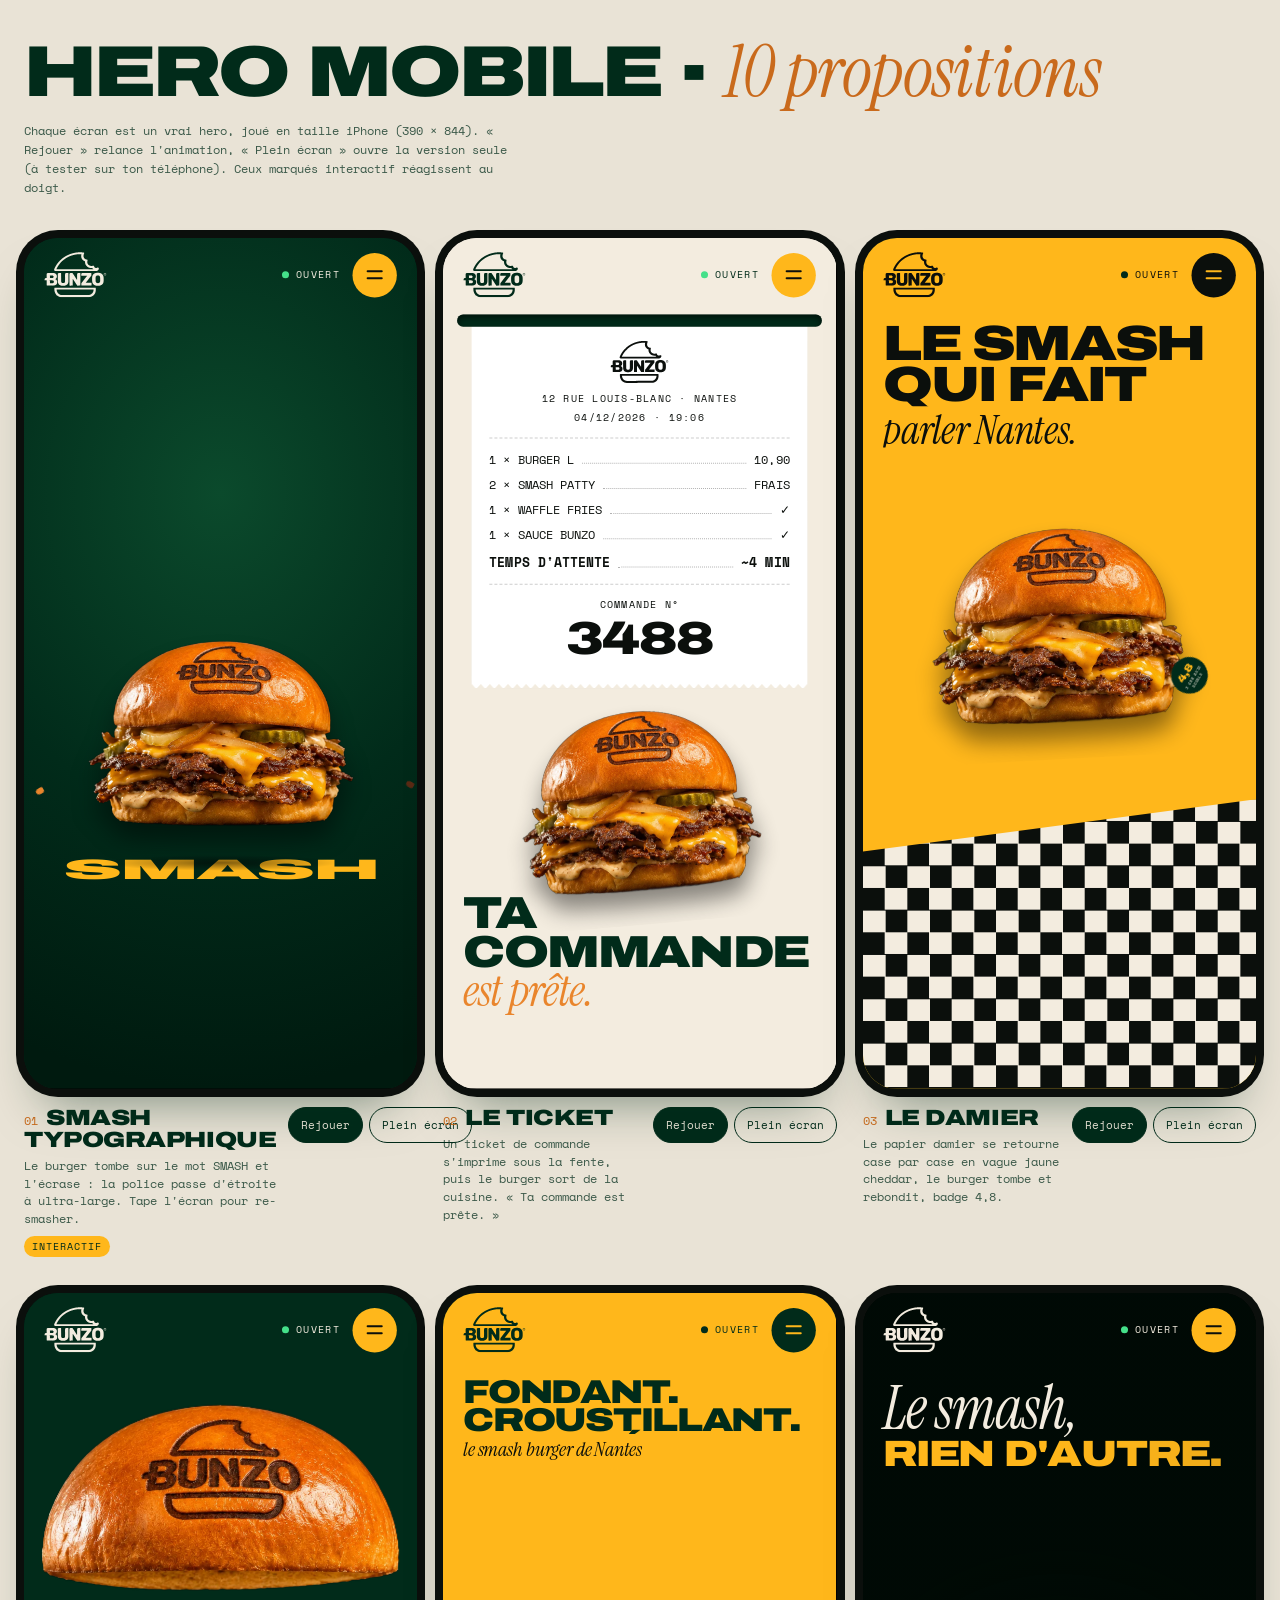
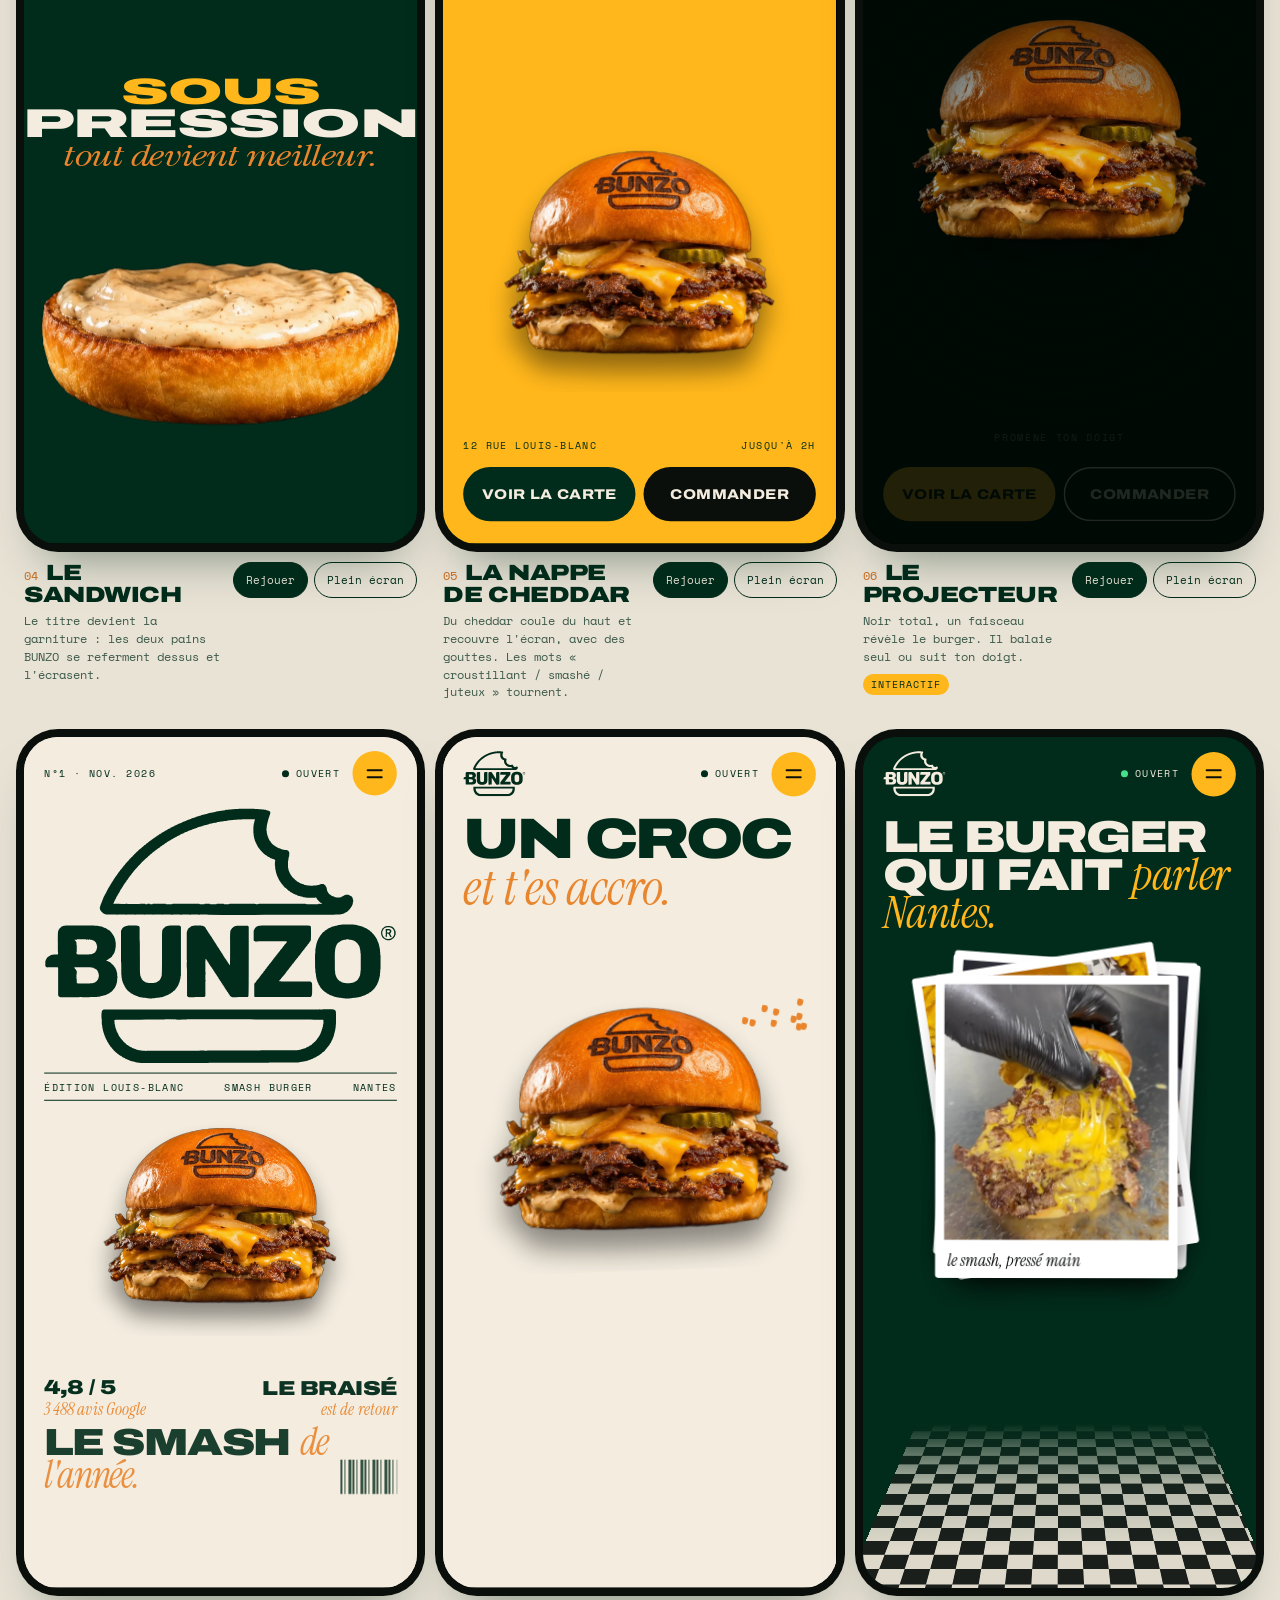
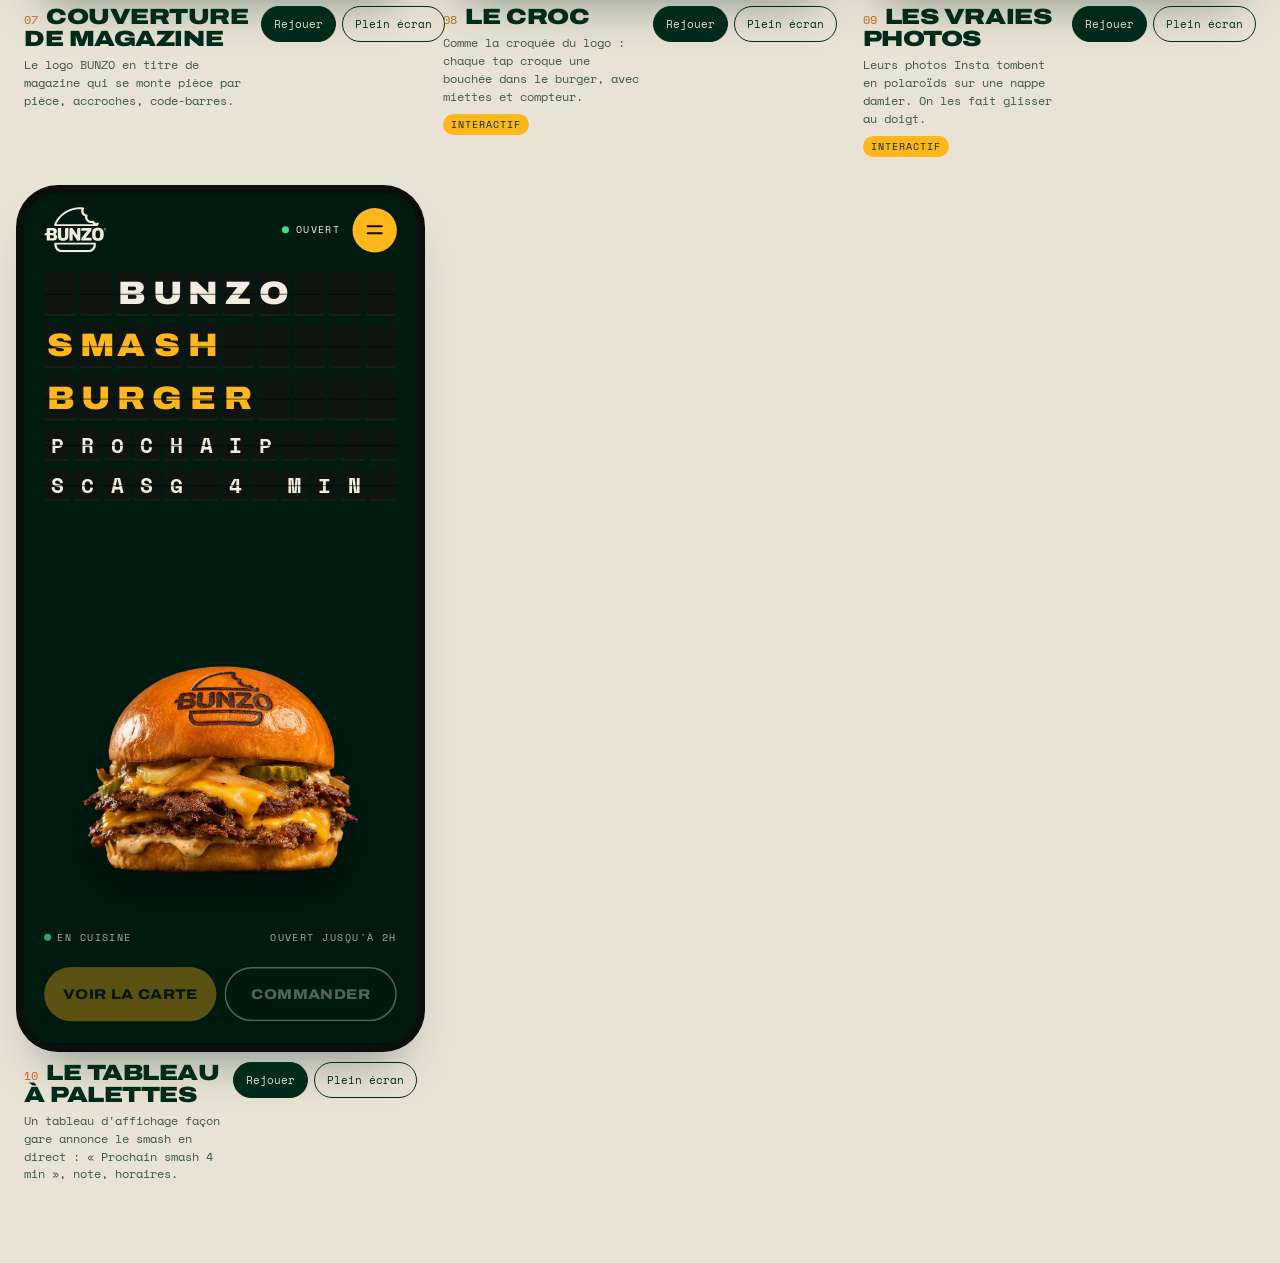
<file: heroes/index.html>
<!DOCTYPE html>
<html lang="fr"><head><meta charset="utf-8"><meta name="robots" content="noindex"><meta name="viewport" content="width=device-width, initial-scale=1">
<title>BUNZO — 10 propositions de hero mobile</title>
<link rel="icon" href="../img/favicon.png">
<style>
@font-face{font-family:"Archivo";src:url(../fonts/archivo.woff2) format("woff2");font-weight:100 900;font-stretch:62% 125%}
@font-face{font-family:"Space Mono";src:url(../fonts/space-mono-latin-400-normal.woff2) format("woff2")}
@font-face{font-family:"Instrument Serif";src:url(../fonts/serif-italic.woff2) format("woff2");font-style:italic}
:root{--g:#012B1A;--cream:#F3ECDF;--ch:#FFB71B}
*{box-sizing:border-box}
body{margin:0;background:#E9E3D6;color:var(--g);font-family:"Archivo",system-ui,sans-serif}
header{padding:40px 24px 10px;max-width:1500px;margin:0 auto}
h1{margin:0;font-weight:900;font-stretch:125%;text-transform:uppercase;font-size:clamp(34px,6vw,72px);line-height:.9;letter-spacing:-.04em}
h1 em{font-family:"Instrument Serif";font-weight:400;text-transform:none;letter-spacing:-.01em;color:#C96A1C}
header p{font-family:"Space Mono";font-size:12px;line-height:1.6;max-width:70ch;margin:16px 0 0;opacity:.75}
.grid{display:grid;grid-template-columns:repeat(auto-fill,minmax(300px,1fr));gap:36px 26px;padding:30px 24px 80px;max-width:1500px;margin:0 auto}
.card{display:flex;flex-direction:column;gap:12px}
.phone{position:relative;width:100%;aspect-ratio:390/844;border-radius:34px;overflow:hidden;background:#000;box-shadow:0 0 0 8px #0B0F0C,0 30px 50px -20px rgba(1,43,26,.5)}
.phone iframe{position:absolute;left:0;top:0;width:390px;height:844px;border:0;transform-origin:0 0}
.meta{display:flex;align-items:flex-start;justify-content:space-between;gap:12px;padding-top:6px}
.meta h2{margin:0;font-weight:900;font-stretch:125%;text-transform:uppercase;font-size:22px;letter-spacing:-.02em;line-height:1}
.meta h2 span{font-family:"Space Mono";font-weight:400;font-size:12px;color:#C96A1C;margin-right:8px;letter-spacing:0}
.meta p{margin:6px 0 0;font-family:"Space Mono";font-size:11.5px;line-height:1.55;opacity:.75}
.btns{display:flex;gap:6px;flex:none}
.btns button,.btns a{height:36px;padding:0 12px;border-radius:999px;border:1.5px solid var(--g);background:none;color:var(--g);font-family:"Space Mono";font-size:11px;cursor:pointer;display:grid;place-items:center;text-decoration:none}
.btns button{background:var(--g);color:var(--cream)}
.tag{display:inline-block;margin-top:8px;font-family:"Space Mono";font-size:10px;letter-spacing:.1em;text-transform:uppercase;background:var(--ch);padding:3px 8px;border-radius:999px}
</style></head><body>
<header>
  <h1>Hero mobile · <em>10 propositions</em></h1>
  <p>Chaque écran est un vrai hero, joué en taille iPhone (390 × 844). « Rejouer » relance l'animation, « Plein écran » ouvre la version seule (à tester sur ton téléphone). Ceux marqués interactif réagissent au doigt.</p>
</header>
<main class="grid" id="grid"></main>
<script>
const H=[
 ['01','Smash typographique','Le burger tombe sur le mot SMASH et l\'écrase : la police passe d\'étroite à ultra-large. Tape l\'écran pour re-smasher.','interactif'],
 ['02','Le ticket','Un ticket de commande s\'imprime sous la fente, puis le burger sort de la cuisine. « Ta commande est prête. »',''],
 ['03','Le damier','Le papier damier se retourne case par case en vague jaune cheddar, le burger tombe et rebondit, badge 4,8.',''],
 ['04','Le sandwich','Le titre devient la garniture : les deux pains BUNZO se referment dessus et l\'écrasent.',''],
 ['05','La nappe de cheddar','Du cheddar coule du haut et recouvre l\'écran, avec des gouttes. Les mots « croustillant / smashé / juteux » tournent.',''],
 ['06','Le projecteur','Noir total, un faisceau révèle le burger. Il balaie seul ou suit ton doigt.','interactif'],
 ['07','Couverture de magazine','Le logo BUNZO en titre de magazine qui se monte pièce par pièce, accroches, code-barres.',''],
 ['08','Le croc','Comme la croquée du logo : chaque tap croque une bouchée dans le burger, avec miettes et compteur.','interactif'],
 ['09','Les vraies photos','Leurs photos Insta tombent en polaroïds sur une nappe damier. On les fait glisser au doigt.','interactif'],
 ['10','Le tableau à palettes','Un tableau d\'affichage façon gare annonce le smash en direct : « Prochain smash 4 min », note, horaires.',''],
];
const grid=document.getElementById('grid');
H.forEach(([n,t,d,tag])=>{const c=document.createElement('article');c.className='card';
  c.innerHTML=`<div class="phone"><iframe loading="lazy" src="h${n}.html" title="Hero ${n}"></iframe></div>
  <div class="meta"><div><h2><span>${n}</span>${t}</h2><p>${d}</p>${tag?`<span class="tag">${tag}</span>`:''}</div>
  <div class="btns"><button type="button">Rejouer</button><a href="h${n}.html" target="_blank" rel="noopener">Plein écran</a></div></div>`;
  grid.appendChild(c);
  const f=c.querySelector('iframe');c.querySelector('button').onclick=()=>{f.src=f.src};});
const fit=()=>document.querySelectorAll('.phone').forEach(p=>{p.querySelector('iframe').style.transform=`scale(${p.clientWidth/390})`});
addEventListener('resize',fit);new ResizeObserver(fit).observe(grid);fit();
</script>
</body></html>
</file>
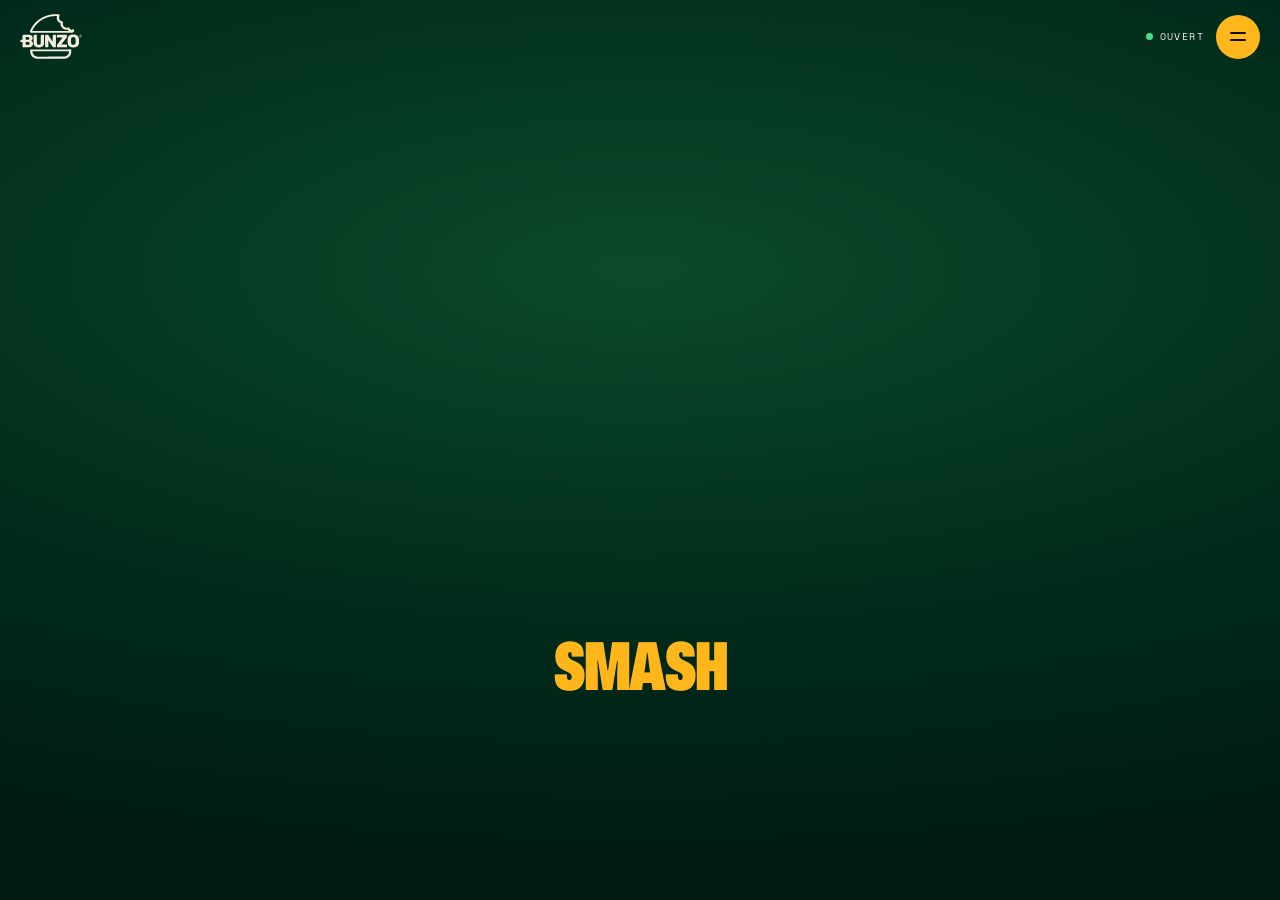
<file: heroes/h01.html>
<!DOCTYPE html>
<html lang="fr"><head><meta charset="utf-8"><meta name="robots" content="noindex"><meta name="viewport" content="width=device-width, initial-scale=1, viewport-fit=cover">
<title>01 — Smash typographique</title>
<link rel="stylesheet" href="base.css"><link rel="icon" href="../img/favicon.png">
<style>
/* 01 — Le mot SMASH est littéralement écrasé par le burger (largeur variable de la police) */
.hero{background:radial-gradient(130% 70% at 50% 30%,#0B4A2C 0%,var(--g) 55%,var(--g-deep) 100%)}
.word{position:absolute;left:0;right:0;top:auto;bottom:calc(206px + var(--sb));text-align:center;font-weight:900;text-transform:uppercase;line-height:.78;letter-spacing:-.04em;color:var(--ch);
  font-size:var(--fs,30vw);font-stretch:62%;transform-origin:50% 100%;white-space:nowrap}
.burger{position:absolute;left:50%;top:auto;bottom:calc(206px + var(--fs,30vw)*.3 + var(--sb));width:84vw;max-width:460px;translate:-50% 0;z-index:3}
.shadow{position:absolute;left:50%;bottom:calc(196px + var(--fs,30vw)*.3 + var(--sb));width:60vw;height:4vw;translate:-50% 0;border-radius:50%;background:radial-gradient(closest-side,rgba(0,0,0,.55),transparent);z-index:2;opacity:0}
.crumbs span{position:absolute;width:8px;height:6px;border-radius:40% 60% 50% 30%;z-index:4}
.foot{position:absolute;left:var(--pad);right:var(--pad);bottom:calc(22px + var(--sb));display:grid;gap:16px;z-index:5}
.sub{font-size:15px;line-height:1.45;max-width:30ch;opacity:.85}
.sub b{color:var(--ch);font-weight:700}
.kick{display:flex;justify-content:space-between;font-family:var(--f-m);font-size:10px;letter-spacing:.14em;text-transform:uppercase;opacity:.6}
.foot>*{opacity:0}
</style></head><body>
<section class="hero">
  <header class="hd"><svg class="logo"><use href="../assets/logo-sprite.svg#lg"/></svg><div class="hd__r"><span class="status"><i></i>Ouvert</span><button class="menu" aria-label="Menu"><i></i><i></i></button></div></header>
  <h1 class="word" id="word" aria-label="Smash">Smash</h1>
  <div class="shadow" id="shadow"></div>
  <img class="burger" id="burger" src="../img/burger-sh.webp" alt="Smash burger BUNZO">
  <div class="crumbs" id="crumbs"></div>
  <div class="foot">
    <p class="kick"><span>Bœuf frais français</span><span>Nantes · 44200</span></p>
    <p class="sub">On écrase. Ça caramélise. <b>Ça devient meilleur.</b> Le smash burger de la rue Louis-Blanc.</p>
    <div class="ctas"><a class="btn btn--ch" href="#">Voir la carte</a><a class="btn btn--ln" href="#">Commander</a></div>
  </div>
</section>
<script src="../js/vendor/gsap.min.js"></script>
<script>
const word=document.getElementById('word'),burger=document.getElementById('burger');
// calibre la taille pour que SMASH en largeur max (125%) remplisse l'écran
function calib(){const span=document.createElement('span');span.textContent='SMASH';span.style.cssText='font:inherit;font-stretch:125%;white-space:nowrap;visibility:hidden;position:absolute';word.appendChild(span);
const fs=100*(innerWidth-24)/span.offsetWidth;span.remove();document.documentElement.style.setProperty('--fs',fs+'px');}
const tl=gsap.timeline({delay:.3,paused:true});document.fonts.ready.then(()=>{calib();tl.play()});
tl.set(word,{fontStretch:'62%',scaleY:1})
  .from(word,{yPercent:40,autoAlpha:0,duration:.8,ease:'expo.out'})
  .fromTo(burger,{y:-innerHeight,rotation:-8},{y:0,rotation:0,duration:.75,ease:'power3.in'},'+=.15')
  // impact : le mot s'élargit et s'aplatit
  .to(word,{fontStretch:'125%',scaleY:.42,duration:.18,ease:'power4.out'})
  .to(burger,{scaleY:.9,scaleX:1.06,transformOrigin:'50% 100%',duration:.12,yoyo:true,repeat:1},'<')
  .to('#shadow',{opacity:1,duration:.3},'<')
  .add(()=>crumbs(),'<')
  .to(word,{scaleY:.62,duration:.9,ease:'elastic.out(1,.35)'})
  .to(burger,{y:-10,duration:2.4,ease:'sine.inOut',yoyo:true,repeat:-1},'-=.4')
  .to('.foot>*',{opacity:1,y:0,stagger:.08,duration:.8,ease:'expo.out'},'-=2.2');
gsap.set('.foot>*',{y:20});
function crumbs(){const c=document.getElementById('crumbs');const r=burger.getBoundingClientRect();
  for(let i=0;i<18;i++){const s=document.createElement('span');const side=i%2?1:-1;
    s.style.left=(side>0?r.right-20:r.left+20)+'px';s.style.top=(r.bottom-30)+'px';
    s.style.background=['#FFB71B','#E9852C','#5A2A14'][i%3];c.appendChild(s);
    gsap.to(s,{x:side*(40+Math.random()*120),y:-60-Math.random()*90,rotation:side*300,duration:.5,ease:'power2.out'});
    gsap.to(s,{y:'+=220',opacity:0,duration:.8,delay:.45,ease:'power2.in',onComplete:()=>s.remove()});}
  if(navigator.vibrate)try{navigator.vibrate(15)}catch(e){}}
// tap = re-smash
document.querySelector('.hero').addEventListener('click',e=>{if(e.target.closest('a,button'))return;
  gsap.timeline().to(word,{fontStretch:'62%',scaleY:1,duration:.3,ease:'power2.out'}).to(burger,{y:-120,duration:.3,ease:'power2.out'},'<')
  .to(burger,{y:0,duration:.3,ease:'power3.in'}).to(word,{fontStretch:'125%',scaleY:.42,duration:.15,ease:'power4.out'}).add(crumbs,'<').to(word,{scaleY:.5,duration:.8,ease:'elastic.out(1,.35)'});});
</script>
</body></html>
</file>
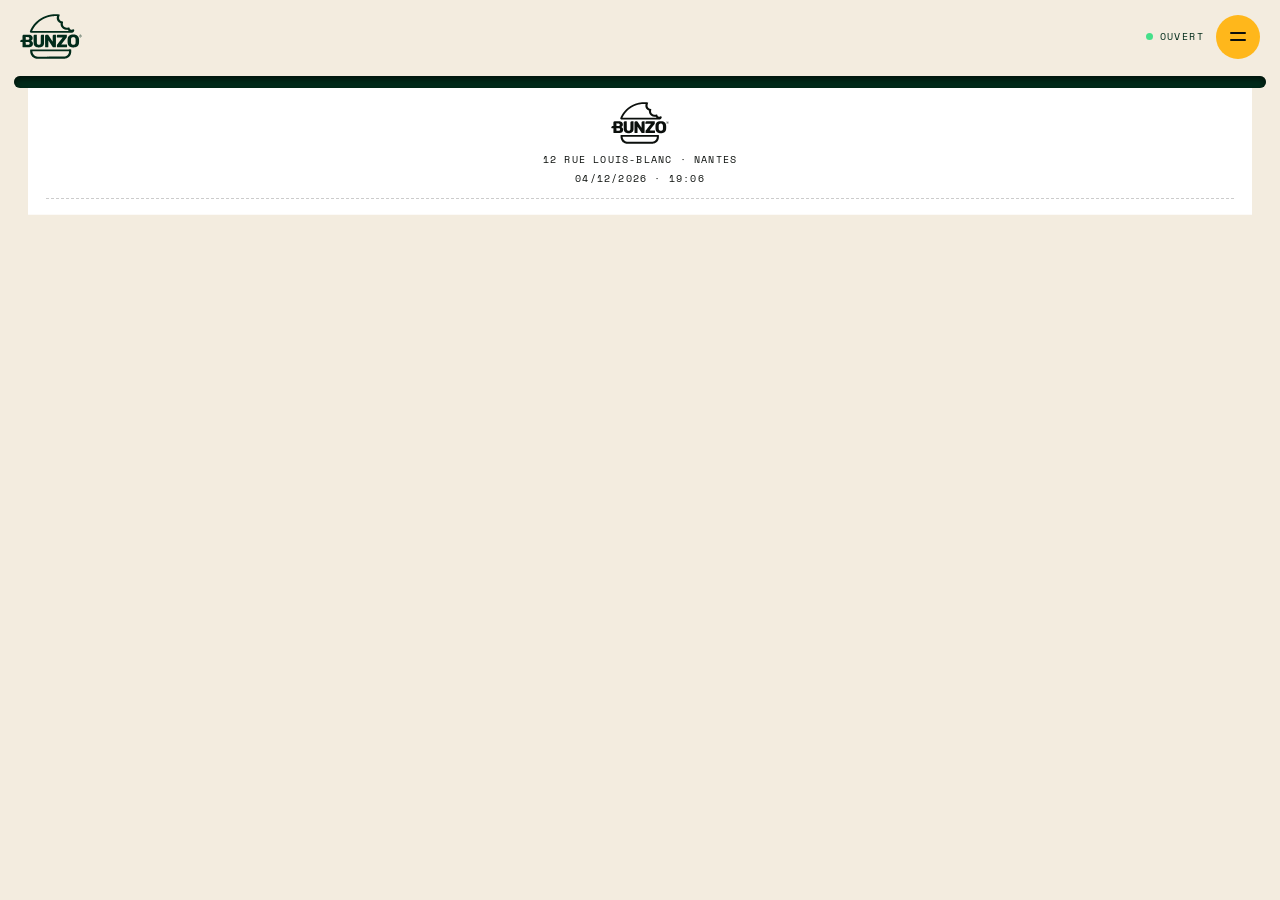
<file: heroes/h02.html>
<!DOCTYPE html>
<html lang="fr"><head><meta charset="utf-8"><meta name="robots" content="noindex"><meta name="viewport" content="width=device-width, initial-scale=1, viewport-fit=cover">
<title>02 — Le ticket</title>
<link rel="stylesheet" href="base.css"><link rel="icon" href="../img/favicon.png">
<style>
/* 02 — Un ticket de commande s'imprime, le burger "sort" de la cuisine */
body{background:var(--cream)}
.hero{background:var(--cream);color:var(--g)}
.hd .logo{fill:var(--g)}
.slot{position:absolute;left:14px;right:14px;top:calc(76px + var(--st));height:12px;border-radius:8px;background:var(--g);box-shadow:inset 0 3px 6px rgba(0,0,0,.6);z-index:4}
.tk{position:absolute;left:28px;right:28px;top:calc(82px + var(--st));background:#fff;color:var(--ink);font-family:var(--f-m);font-size:12px;padding:20px 18px 26px;z-index:3;
  box-shadow:0 20px 40px -18px rgba(1,43,26,.35);
  --z:9px;-webkit-mask:conic-gradient(from -45deg at bottom,#0000,#000 1deg 89deg,#0000 90deg) bottom/var(--z) 51% repeat-x,linear-gradient(#000 0 0) top/100% calc(100% - var(--z) + 1px) no-repeat;
  mask:conic-gradient(from -45deg at bottom,#0000,#000 1deg 89deg,#0000 90deg) bottom/var(--z) 51% repeat-x,linear-gradient(#000 0 0) top/100% calc(100% - var(--z) + 1px) no-repeat}
.tk__h{display:flex;flex-direction:column;align-items:center;gap:4px;text-align:center;font-size:10px;letter-spacing:.12em;padding-bottom:12px;border-bottom:1px dashed rgba(0,0,0,.2)}
.tk__h svg{width:58px;height:42px;fill:var(--ink);margin-bottom:4px}
.tk ul{list-style:none;margin:0;padding:12px 0;display:grid;gap:8px;border-bottom:1px dashed rgba(0,0,0,.2)}
.tk li{display:flex;gap:8px;align-items:flex-end;text-transform:uppercase}
.tk li i{flex:1;border-bottom:1.5px dotted rgba(0,0,0,.3);margin-bottom:4px}
.tk li.t{font-weight:700;font-size:13px}
.tk .ord{text-align:center;padding-top:12px;font-size:10px;letter-spacing:.12em}
.tk .ord b{display:block;font-family:var(--f-d);font-weight:900;font-stretch:125%;font-size:46px;letter-spacing:-.03em;line-height:1;margin-top:4px}
.burger{position:absolute;left:50%;bottom:calc(150px + var(--sb));width:76vw;max-width:440px;translate:-50% 0;z-index:5}
.title{position:absolute;left:var(--pad);right:var(--pad);bottom:calc(92px + var(--sb));z-index:6;font-weight:900;font-stretch:125%;text-transform:uppercase;font-size:11.4vw;line-height:.86;letter-spacing:-.04em}
.title em{font-family:var(--f-s);font-style:italic;font-weight:400;text-transform:none;color:var(--bun);letter-spacing:-.01em}
.ctas{position:absolute;left:var(--pad);right:var(--pad);bottom:calc(22px + var(--sb));z-index:6}
.title,.ctas{opacity:0}
</style></head><body>
<section class="hero">
  <header class="hd"><svg class="logo"><use href="../assets/logo-sprite.svg#lg"/></svg><div class="hd__r"><span class="status"><i></i>Ouvert</span><button class="menu" aria-label="Menu"><i></i><i></i></button></div></header>
  <div class="slot"></div>
  <div class="tk" id="tk">
    <div class="tk__h"><svg><use href="../assets/logo-sprite.svg#lg"/></svg><span>12 RUE LOUIS-BLANC · NANTES</span><span id="date">—</span></div>
    <ul>
      <li><span>1 × Burger L</span><i></i><span>10,90</span></li>
      <li><span>2 × smash patty</span><i></i><span>frais</span></li>
      <li><span>1 × waffle fries</span><i></i><span>✓</span></li>
      <li><span>1 × sauce Bunzo</span><i></i><span>✓</span></li>
      <li class="t"><span>Temps d'attente</span><i></i><span>~4 min</span></li>
    </ul>
    <p class="ord">COMMANDE N°<b>3488</b></p>
  </div>
  <img class="burger" id="burger" src="../img/burger-sh.webp" alt="Smash burger BUNZO">
  <h1 class="title" id="title">Ta commande <em>est prête.</em></h1>
  <div class="ctas"><a class="btn btn--g" href="#">Voir la carte</a><a class="btn btn--ch" href="#">Commander</a></div>
</section>
<script src="../js/vendor/gsap.min.js"></script>
<script>
const d=new Date();document.getElementById('date').textContent=d.toLocaleDateString('fr-FR')+' · '+d.toLocaleTimeString('fr-FR',{hour:'2-digit',minute:'2-digit'});
gsap.set('#tk',{clipPath:'inset(0 0 100% 0)'});
gsap.timeline({delay:.4})
  .to('#tk',{clipPath:'inset(0 0 0% 0)',duration:1.6,ease:'steps(22)'})
  .from('#tk li',{opacity:0,stagger:.12,duration:.01},'<.2')
  .fromTo('#burger',{y:260,scale:.6,rotation:12,autoAlpha:0},{y:0,scale:1,rotation:-4,autoAlpha:1,duration:1,ease:'back.out(1.4)'},'-=.2')
  .to('#title',{opacity:1,duration:.01},'-=.5')
  .from('#title',{yPercent:60,duration:.9,ease:'expo.out'},'<')
  .to('.ctas',{opacity:1,duration:.6},'-=.5')
  .to('#burger',{rotation:2,y:-8,duration:2.6,ease:'sine.inOut',yoyo:true,repeat:-1});
</script>
</body></html>
</file>
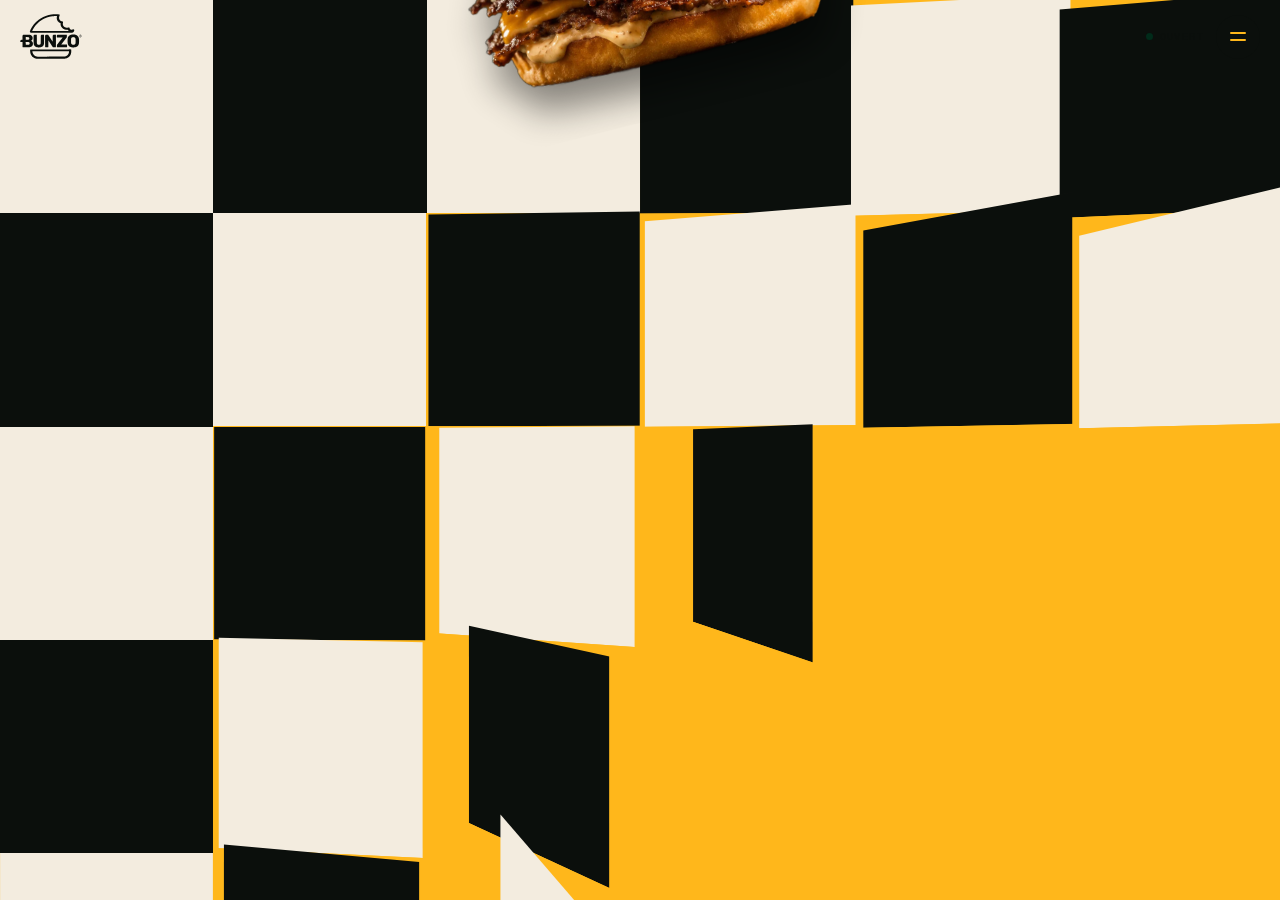
<file: heroes/h03.html>
<!DOCTYPE html>
<html lang="fr"><head><meta charset="utf-8"><meta name="robots" content="noindex"><meta name="viewport" content="width=device-width, initial-scale=1, viewport-fit=cover">
<title>03 — Le damier</title>
<link rel="stylesheet" href="base.css"><link rel="icon" href="../img/favicon.png">
<style>
/* 03 — Les cases du papier damier se retournent en vague et révèlent le burger */
.hero{background:var(--ch);color:var(--ink)}
.hd .logo{fill:var(--ink)}
.grid{position:absolute;inset:0;display:grid;grid-template-columns:repeat(6,1fr);z-index:2;perspective:900px}
.c{position:relative;transform-style:preserve-3d}
.c i,.c b{position:absolute;inset:0;backface-visibility:hidden}
.c i{background:var(--cream)}
.c:nth-child(12n+2) i,.c:nth-child(12n+4) i,.c:nth-child(12n+6) i,.c:nth-child(12n+7) i,.c:nth-child(12n+9) i,.c:nth-child(12n+11) i{background:var(--ink)}
.c b{transform:rotateY(180deg)}
.paper{position:absolute;left:0;right:0;bottom:0;height:34%;z-index:3;
  background:conic-gradient(var(--cream) 25%,var(--ink) 0 50%,var(--cream) 0 75%,var(--ink) 0) 0 0/44px 44px;
  clip-path:polygon(0 18%,100% 0,100% 100%,0 100%);opacity:0}
.burger{position:absolute;left:50%;top:30%;width:84vw;max-width:480px;translate:-50% 0;z-index:5}
.title{position:absolute;left:var(--pad);right:var(--pad);top:calc(84px + var(--st));z-index:6;font-weight:900;font-stretch:125%;text-transform:uppercase;font-size:12.6vw;line-height:.84;letter-spacing:-.045em}
.title em{font-family:var(--f-s);font-style:italic;font-weight:400;text-transform:none;letter-spacing:-.01em;display:block;font-size:.8em;margin-top:.08em}
.ln{display:block;overflow:hidden}.ln>span{display:inline-block}
.ctas{position:absolute;left:var(--pad);right:var(--pad);bottom:calc(22px + var(--sb));z-index:6;opacity:0}
.badge{position:absolute;right:var(--pad);top:46%;z-index:6;width:92px;height:92px;border-radius:50%;background:var(--g);color:var(--cream);display:grid;place-items:center;text-align:center;font-family:var(--f-m);font-size:9px;letter-spacing:.1em;line-height:1.3;text-transform:uppercase;rotate:-12deg;opacity:0}
.badge b{display:block;font-family:var(--f-d);font-weight:900;font-stretch:125%;font-size:26px;letter-spacing:-.02em;color:var(--ch)}
</style></head><body>
<section class="hero">
  <header class="hd"><svg class="logo"><use href="../assets/logo-sprite.svg#lg"/></svg><div class="hd__r"><span class="status"><i style="background:var(--g)"></i>Ouvert</span><button class="menu" style="background:var(--ink)" aria-label="Menu"><i style="background:var(--ch)"></i><i style="background:var(--ch)"></i></button></div></header>
  <div class="grid" id="grid"></div>
  <div class="paper" id="paper"></div>
  <h1 class="title"><span class="ln"><span>Le smash</span></span><span class="ln"><span>qui fait</span></span><span class="ln"><span><em>parler Nantes.</em></span></span></h1>
  <img class="burger" id="burger" src="../img/burger-sh.webp" alt="Smash burger BUNZO">
  <div class="badge" id="badge"><div><b>4,8</b>3 488 avis<br>Google</div></div>
  <div class="ctas"><a class="btn btn--ink" href="#">Voir la carte</a><a class="btn btn--g" href="#">Commander</a></div>
</section>
<script src="../js/vendor/gsap.min.js"></script>
<script>
const g=document.getElementById('grid');const cols=6,size=innerWidth/cols,rows=Math.ceil(innerHeight/size);
g.style.gridAutoRows=size+'px';
for(let i=0;i<cols*rows;i++){const c=document.createElement('div');c.className='c';
  const dark=((i%cols)+Math.floor(i/cols))%2===1;c.innerHTML='<i style="background:'+(dark?'var(--ink)':'var(--cream)')+'"></i><b></b>';g.appendChild(c);}
const cells=[...g.children];
gsap.set('.ln>span',{yPercent:110});
gsap.timeline({delay:.35})
  .to(cells.map(c=>c.firstChild),{rotationY:-180,duration:.7,ease:'power2.inOut',stagger:{grid:[rows,cols],from:'end',amount:.9}})
  .set(g,{display:'none'})
  .to('#paper',{opacity:1,duration:.01},'-=.5').from('#paper',{yPercent:100,duration:.9,ease:'expo.out'},'<')
  .to('.ln>span',{yPercent:0,stagger:.08,duration:1,ease:'expo.out'},'-=1')
  .fromTo('#burger',{y:-innerHeight*.6,rotation:-14},{y:0,rotation:-3,duration:.9,ease:'bounce.out'},'-=.8')
  .to('#badge',{opacity:1,duration:.01}).from('#badge',{scale:0,rotation:-90,duration:.8,ease:'back.out(2)'},'<')
  .to('.ctas',{opacity:1,duration:.6},'-=.4')
  .to('#burger',{y:-8,rotation:-1,duration:2.4,ease:'sine.inOut',yoyo:true,repeat:-1});
</script>
</body></html>
</file>
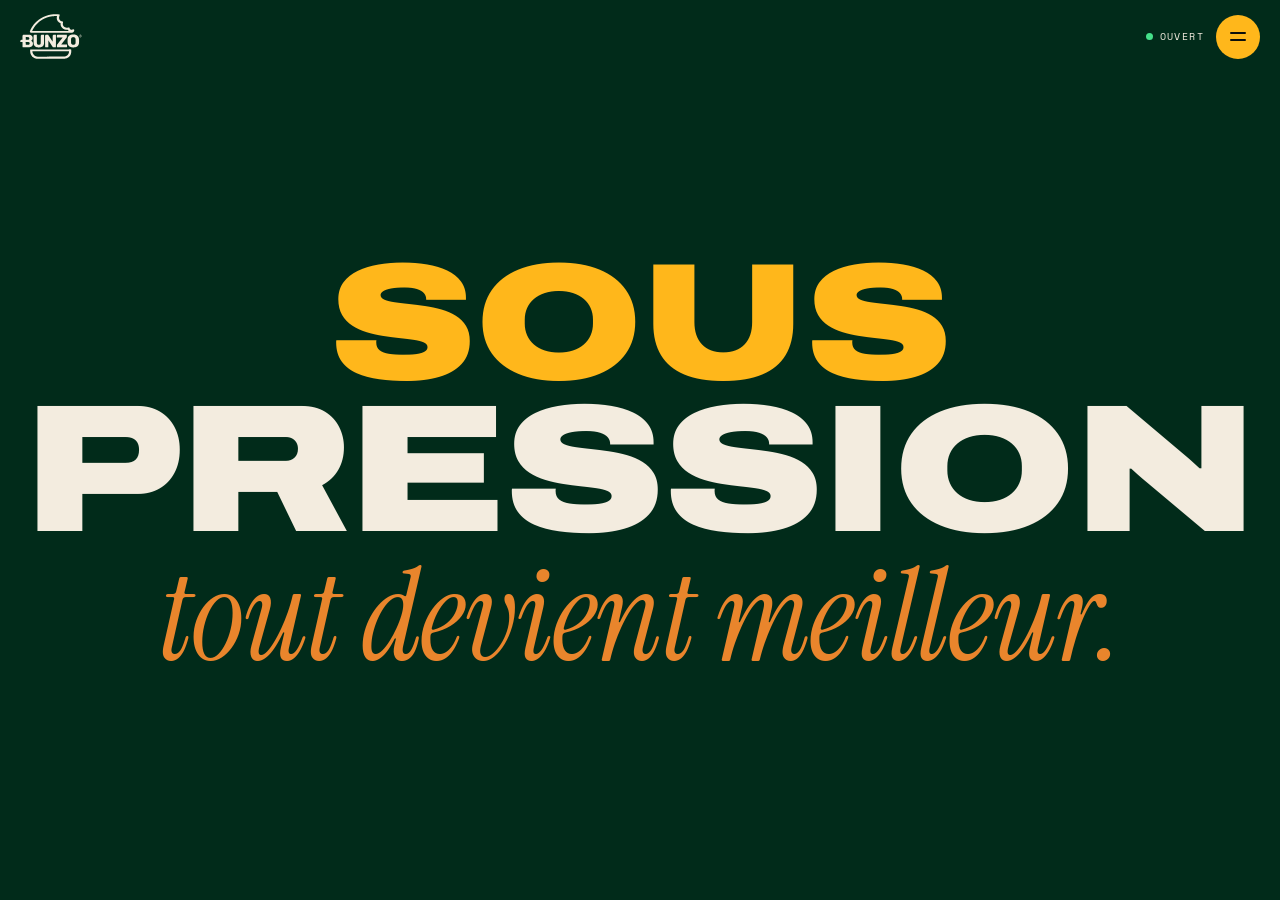
<file: heroes/h04.html>
<!DOCTYPE html>
<html lang="fr"><head><meta charset="utf-8"><meta name="robots" content="noindex"><meta name="viewport" content="width=device-width, initial-scale=1, viewport-fit=cover">
<title>04 — Le sandwich typographique</title>
<link rel="stylesheet" href="base.css"><link rel="icon" href="../img/favicon.png">
<style>
/* 04 — Le titre devient la garniture : les deux pains le prennent en sandwich et l'écrasent */
.hero{background:var(--g)}
.top,.bot{position:absolute;left:50%;width:92vw;max-width:560px;translate:-50% 0;z-index:3}
.top{top:calc(74px + var(--st))}
.bot{bottom:calc(92px + var(--sb))}
.fill{position:absolute;left:0;right:0;top:50%;translate:0 -46%;z-index:2;text-align:center;font-weight:900;font-stretch:125%;text-transform:uppercase;line-height:.84;letter-spacing:-.05em}
.fill span{display:block}
.f1{font-size:13vw;color:var(--ch)}
.f2{font-size:14.2vw;color:var(--cream)}
.f3{font-family:var(--f-s);font-style:italic;font-weight:400;text-transform:none;font-size:10vw;letter-spacing:-.01em;color:var(--bun);line-height:1;margin-top:.05em}
.ctas{position:absolute;left:var(--pad);right:var(--pad);bottom:calc(22px + var(--sb));z-index:5;opacity:0}
.tags{position:absolute;left:var(--pad);right:var(--pad);top:calc(44% + 21vw);z-index:4;display:flex;justify-content:space-between;font-family:var(--f-m);font-size:9.5px;letter-spacing:.14em;text-transform:uppercase;opacity:0}
</style></head><body>
<section class="hero" id="hero">
  <header class="hd"><svg class="logo"><use href="../assets/logo-sprite.svg#lg"/></svg><div class="hd__r"><span class="status"><i></i>Ouvert</span><button class="menu" aria-label="Menu"><i></i><i></i></button></div></header>
  <img class="top" id="top" src="../img/l-top.webp" alt="">
  <h1 class="fill" id="fill"><span class="f1">Sous</span><span class="f2">pression</span><span class="f3">tout devient meilleur.</span></h1>
  <img class="bot" id="bot" src="../img/l-bottom.webp" alt="">
  <div class="ctas"><a class="btn btn--ch" href="#">Voir la carte</a><a class="btn btn--ln" href="#">Commander</a></div>
</section>
<script src="../js/vendor/gsap.min.js"></script>
<script>
gsap.timeline({delay:.35})
  .from('#fill span',{scaleY:0,transformOrigin:'50% 50%',stagger:.08,duration:.7,ease:'expo.out'})
  .fromTo('#top',{yPercent:-160},{yPercent:-12,duration:.7,ease:'power3.in'},'+=.1')
  .fromTo('#bot',{yPercent:160},{yPercent:10,duration:.7,ease:'power3.in'},'<')
  // les pains se referment : le texte s'écrase
  .to('#top',{yPercent:18,duration:.22,ease:'power4.out'})
  .to('#bot',{yPercent:-14,duration:.22,ease:'power4.out'},'<')
  .to('#fill',{scaleY:.72,scaleX:1.06,duration:.22,ease:'power4.out'},'<')
  .to('#fill',{scaleY:1,scaleX:1,duration:1,ease:'elastic.out(1,.35)'})
  .to('#top',{yPercent:0,duration:1,ease:'elastic.out(1,.4)'},'<')
  .to('#bot',{yPercent:0,duration:1,ease:'elastic.out(1,.4)'},'<')
  .to('.ctas',{opacity:1,duration:.6},'-=.6');
// respiration : les pains s'entrouvrent légèrement
gsap.to('#top',{y:-8,duration:2.2,ease:'sine.inOut',yoyo:true,repeat:-1,delay:3.4});
gsap.to('#bot',{y:6,duration:2.2,ease:'sine.inOut',yoyo:true,repeat:-1,delay:3.4});
</script>
</body></html>
</file>
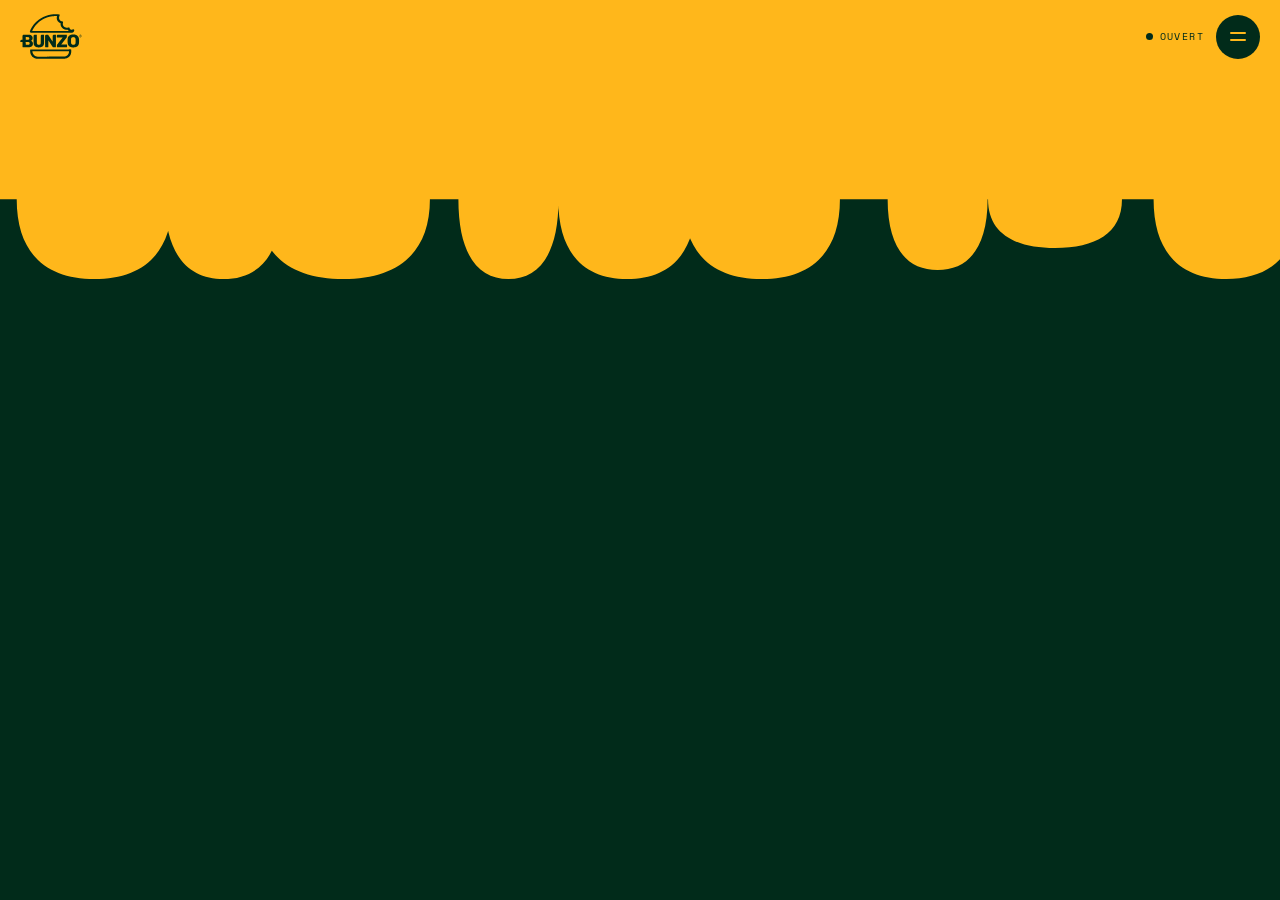
<file: heroes/h05.html>
<!DOCTYPE html>
<html lang="fr"><head><meta charset="utf-8"><meta name="robots" content="noindex"><meta name="viewport" content="width=device-width, initial-scale=1, viewport-fit=cover">
<title>05 — Le cheddar qui coule</title>
<link rel="stylesheet" href="base.css"><link rel="icon" href="../img/favicon.png">
<style>
/* 05 — Une nappe de cheddar coule du haut de l'écran et recouvre tout ; le burger émerge */
.hero{background:var(--g)}
.drip{position:absolute;left:0;top:0;width:100%;height:120%;z-index:1}
.drip path{fill:var(--ch)}
.burger{position:absolute;left:50%;bottom:calc(150px + var(--sb));width:88vw;max-width:500px;translate:-50% 0;z-index:3}
.title{position:absolute;left:var(--pad);right:var(--pad);top:calc(84px + var(--st));z-index:4;color:var(--g);font-weight:900;font-stretch:125%;text-transform:uppercase;font-size:8.4vw;line-height:.86;letter-spacing:-.045em}
.title .rot{display:block;height:.86em;overflow:hidden;position:relative}
.title .rot span{display:block}
.title em{display:block;font-family:var(--f-s);font-style:italic;font-weight:400;text-transform:none;font-size:.62em;letter-spacing:-.01em;line-height:1.1;margin-top:.2em;color:var(--ink)}
.bot{position:absolute;left:var(--pad);right:var(--pad);bottom:calc(22px + var(--sb));z-index:5;display:grid;gap:14px}
.meta{display:flex;justify-content:space-between;font-family:var(--f-m);font-size:10px;letter-spacing:.14em;text-transform:uppercase;color:var(--g)}
.bot{opacity:0}
.hd{color:var(--g)}
.hd .status i{background:var(--g)}
</style></head><body>
<section class="hero">
  <svg class="drip" id="drip" viewBox="0 0 400 1000" preserveAspectRatio="none" aria-hidden="true"><path id="dp" d=""/></svg>
  <header class="hd"><svg class="logo"><use href="../assets/logo-sprite.svg#lg"/></svg><div class="hd__r"><span class="status"><i></i>Ouvert</span><button class="menu" style="background:var(--g)" aria-label="Menu"><i style="background:var(--ch)"></i><i style="background:var(--ch)"></i></button></div></header>
  <h1 class="title"><span>Fondant.</span><span class="rot" id="rot"><span>Croustillant.</span><span>Smashé.</span><span>Juteux.</span><span>Croustillant.</span></span><em>le smash burger de Nantes</em></h1>
  <img class="burger" id="burger" src="../img/burger-sh.webp" alt="Smash burger BUNZO">
  <div class="bot"><p class="meta"><span>12 rue Louis-Blanc</span><span>jusqu'à 2h</span></p><div class="ctas"><a class="btn btn--g" href="#">Voir la carte</a><a class="btn btn--ink" href="#">Commander</a></div></div>
</section>
<script src="../js/vendor/gsap.min.js"></script>
<script>
// nappe de cheddar : un bord inférieur avec des gouttes de longueurs variables
const dp=document.getElementById('dp');const N=9;const drops=Array.from({length:N},(_,i)=>({x:(i+.5)*400/N+(Math.random()*16-8),w:14+Math.random()*16,len:40+Math.random()*130}));
function path(level){ // level = hauteur de la nappe (0..1000)
  let d=`M0 0 H400 V${level}`;
  for(let i=N-1;i>=0;i--){const o=drops[i];const L=Math.min(o.len,level*.4);
    d+=` L${o.x+o.w} ${level} C${o.x+o.w} ${level+L*.7}, ${o.x+o.w*.6} ${level+L}, ${o.x} ${level+L} C${o.x-o.w*.6} ${level+L}, ${o.x-o.w} ${level+L*.7}, ${o.x-o.w} ${level}`;}
  return d+` L0 ${level} Z`;}
const st={v:0};dp.setAttribute('d',path(0));
gsap.set('#title, .title>*',{});
gsap.set('.title>span:first-child, .title .rot, .title em',{opacity:0,y:30});
gsap.timeline({delay:.3})
  .to(st,{v:1010,duration:2,ease:'power2.inOut',onUpdate:()=>dp.setAttribute('d',path(st.v))})
  .to('.title>span:first-child, .title .rot, .title em',{opacity:1,y:0,stagger:.1,duration:.8,ease:'expo.out'},'-=1')
  .fromTo('#burger',{yPercent:80,autoAlpha:0,scale:.8},{yPercent:0,autoAlpha:1,scale:1,duration:1.1,ease:'expo.out'},'-=.7')
  .to('.bot',{opacity:1,duration:.6},'-=.6')
  .add(()=>{ // les mots tournent
    const spans=document.querySelectorAll('#rot span');const h=spans[0].offsetHeight;let i=0;
    setInterval(()=>{i++;gsap.to('#rot span',{y:-h*i,duration:.7,ease:'expo.inOut',onComplete:()=>{if(i===spans.length-1){i=0;gsap.set('#rot span',{y:0})}}})},2000);
  })
  .to('#burger',{y:-10,duration:2.4,ease:'sine.inOut',yoyo:true,repeat:-1});
</script>
</body></html>
</file>
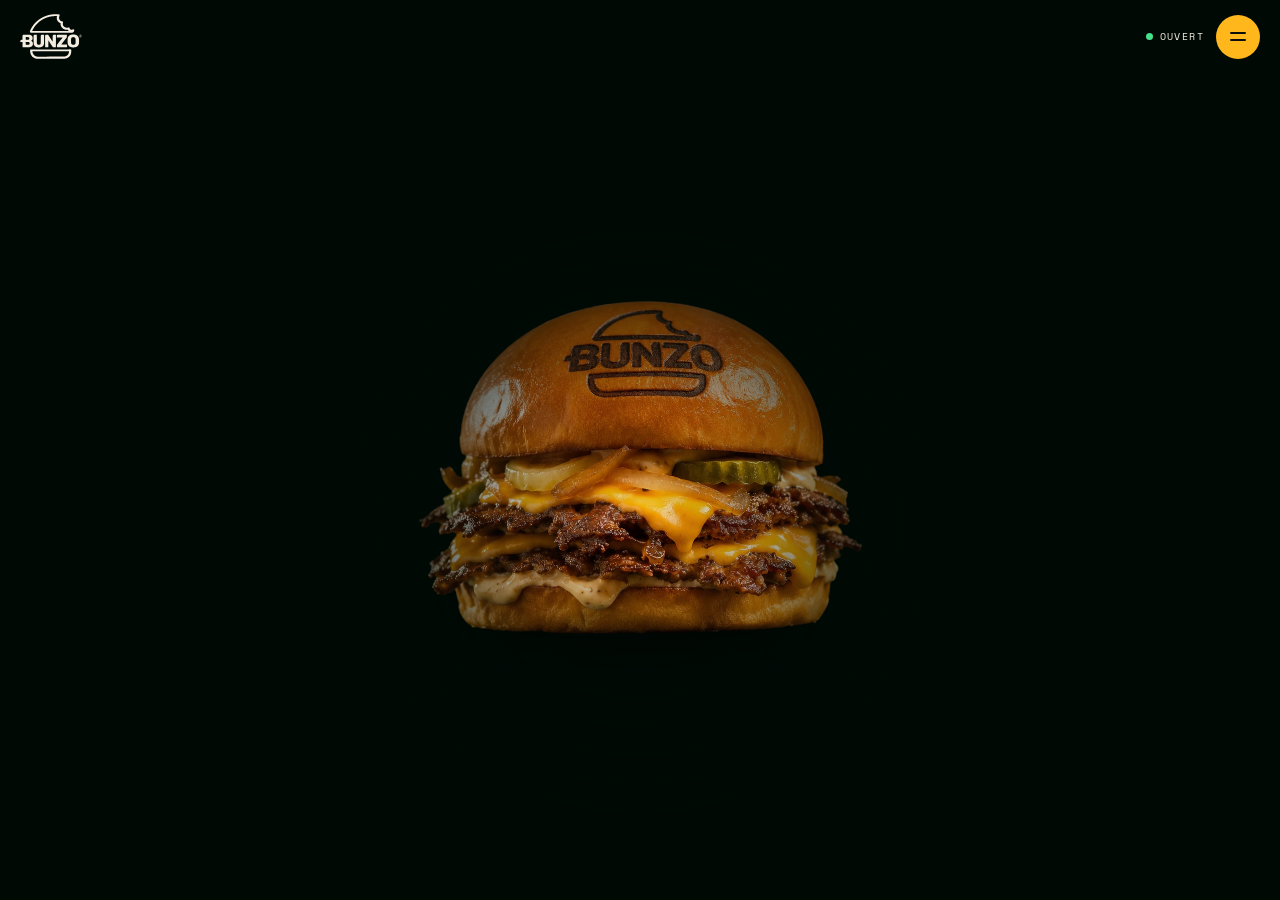
<file: heroes/h06.html>
<!DOCTYPE html>
<html lang="fr"><head><meta charset="utf-8"><meta name="robots" content="noindex"><meta name="viewport" content="width=device-width, initial-scale=1, viewport-fit=cover">
<title>06 — Projecteur</title>
<link rel="stylesheet" href="base.css"><link rel="icon" href="../img/favicon.png">
<style>
/* 06 — Noir profond, un projecteur révèle le burger ; on le déplace au doigt (ou il balaie seul) */
body,.hero{background:#000A05}
.stage{position:absolute;inset:0;z-index:1}
.burger{position:absolute;left:50%;top:50%;width:96vw;max-width:560px;translate:-50% -46%}
.light{position:absolute;inset:0;z-index:2;pointer-events:none;
  background:radial-gradient(circle var(--r,170px) at var(--x,50%) var(--y,50%),transparent 0,rgba(0,10,5,.35) 45%,rgba(0,10,5,.94) 100%)}
.title{position:absolute;left:var(--pad);right:var(--pad);top:calc(88px + var(--st));z-index:4;font-family:var(--f-s);font-style:italic;font-weight:400;font-size:15vw;line-height:.9;letter-spacing:-.02em}
.title b{display:block;font-family:var(--f-d);font-style:normal;font-weight:900;font-stretch:125%;text-transform:uppercase;font-size:.62em;letter-spacing:-.04em;color:var(--ch);margin-top:.1em}
.ch{display:inline-block;opacity:0;filter:blur(8px)}
.hint{position:absolute;left:0;right:0;bottom:calc(98px + var(--sb));z-index:4;text-align:center;font-family:var(--f-m);font-size:10px;letter-spacing:.16em;text-transform:uppercase;opacity:0}
.ctas{position:absolute;left:var(--pad);right:var(--pad);bottom:calc(22px + var(--sb));z-index:5;opacity:0}
.hd{z-index:6}
</style></head><body>
<section class="hero" id="hero">
  <header class="hd"><svg class="logo"><use href="../assets/logo-sprite.svg#lg"/></svg><div class="hd__r"><span class="status"><i></i>Ouvert</span><button class="menu" aria-label="Menu"><i></i><i></i></button></div></header>
  <div class="stage"><img class="burger" id="burger" src="../img/burger-sh.webp" alt="Smash burger BUNZO"></div>
  <div class="light" id="light"></div>
  <h1 class="title" id="title">Le smash,<b>rien d'autre.</b></h1>
  <p class="hint" id="hint">Promène ton doigt</p>
  <div class="ctas"><a class="btn btn--ch" href="#">Voir la carte</a><a class="btn btn--ln" href="#">Commander</a></div>
</section>
<script src="../js/vendor/gsap.min.js"></script>
<script>
const L=document.getElementById('light'),hero=document.getElementById('hero');
const t=document.getElementById('title');const wrap=s=>s.split(/(\s+)/).map(w=>/\s/.test(w)||!w?w:'<span style="display:inline-block;white-space:nowrap">'+w.replace(/\S/g,c=>'<span class="ch">'+c+'</span>')+'</span>').join('');t.innerHTML=t.innerHTML.replace(/>([^<]+)</g,(m,s)=>'>'+wrap(s)+'<').replace(/^([^<]+)/,wrap);
const p={x:50,y:58,r:0};const apply=()=>{L.style.setProperty('--x',p.x+'%');L.style.setProperty('--y',p.y+'%');L.style.setProperty('--r',p.r+'px')};apply();
let user=false;
const sweep=gsap.timeline({repeat:-1,yoyo:true,paused:true,defaults:{ease:'sine.inOut',duration:2.6,onUpdate:apply}})
  .to(p,{x:30,y:52}).to(p,{x:70,y:62}).to(p,{x:50,y:56});
gsap.timeline({delay:.4})
  .to(p,{r:Math.min(innerWidth*.62,320),duration:1.6,ease:'expo.out',onUpdate:apply})
  .from('#burger',{scale:1.15,rotation:-6,duration:2,ease:'expo.out'},'<')
  .to('.ch',{opacity:1,filter:'blur(0px)',stagger:.035,duration:.6,ease:'power2.out'},'-=1.2')
  .to('#hint',{opacity:.55,duration:.6},'-=.3').to('.ctas',{opacity:1,duration:.6},'<')
  .add(()=>{if(!user)sweep.play()});
const move=(x,y)=>{user=true;sweep.pause();const r=hero.getBoundingClientRect();gsap.to(p,{x:(x-r.left)/r.width*100,y:(y-r.top)/r.height*100,duration:.5,ease:'power3.out',onUpdate:apply});gsap.to('#hint',{opacity:0,duration:.4})};
hero.addEventListener('pointermove',e=>move(e.clientX,e.clientY));
hero.addEventListener('touchmove',e=>move(e.touches[0].clientX,e.touches[0].clientY),{passive:true});
</script>
</body></html>
</file>
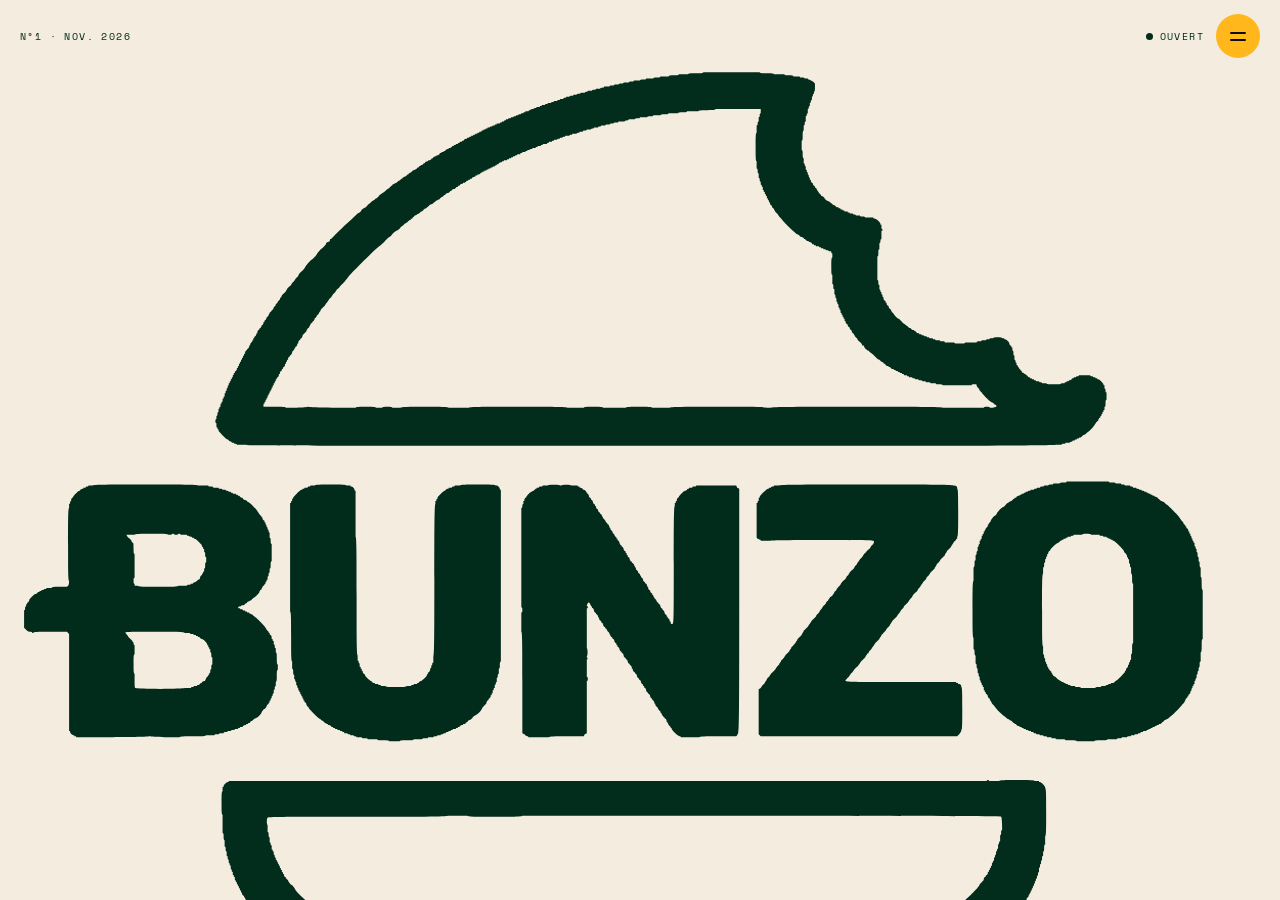
<file: heroes/h07.html>
<!DOCTYPE html>
<html lang="fr"><head><meta charset="utf-8"><meta name="robots" content="noindex"><meta name="viewport" content="width=device-width, initial-scale=1, viewport-fit=cover">
<title>07 — Couverture de magazine</title>
<link rel="stylesheet" href="base.css"><link rel="icon" href="../img/favicon.png">
<style>
/* 07 — Une couverture de magazine : titre géant, burger qui déborde du titre, accroches */
body,.hero{background:var(--cream);color:var(--g)}
.hd{color:var(--g)}
.hd .status i{background:var(--g)}
.mast{position:absolute;left:var(--pad);right:var(--pad);top:calc(70px + var(--st));z-index:1}
.mast svg{width:100%;height:auto;aspect-ratio:1212/882;fill:var(--g);overflow:visible;display:block}
.mast g{transform-box:fill-box;transform-origin:50% 100%}
.issue{position:absolute;left:var(--pad);right:var(--pad);top:calc(70px + var(--st) + (100vw - 40px)*.728 + 8px);display:flex;justify-content:space-between;font-family:var(--f-m);font-size:9.5px;letter-spacing:.14em;text-transform:uppercase;border-top:1.5px solid var(--g);border-bottom:1.5px solid var(--g);padding:6px 0;z-index:2}
.burger{position:absolute;left:50%;top:calc(70px + var(--st) + (100vw - 40px)*.728 + 30px);width:76vw;max-width:520px;translate:-50% 0;z-index:3}
.cl{position:absolute;z-index:4;max-width:42vw}
.cl b{display:block;font-weight:900;font-stretch:125%;text-transform:uppercase;font-size:20px;line-height:.9;letter-spacing:-.03em}
.cl span{display:block;font-family:var(--f-s);font-style:italic;font-size:17px;line-height:1.1;margin-top:3px;color:var(--bun)}
.cl1{left:var(--pad);bottom:calc(168px + var(--sb))}
.cl2{right:var(--pad);bottom:calc(168px + var(--sb));text-align:right}
.big{position:absolute;left:var(--pad);bottom:calc(96px + var(--sb));z-index:4;font-weight:900;font-stretch:125%;text-transform:uppercase;font-size:9.6vw;line-height:.88;letter-spacing:-.04em}
.big em{font-family:var(--f-s);font-style:italic;font-weight:400;text-transform:none;color:var(--bun)}
.code{position:absolute;right:var(--pad);bottom:calc(98px + var(--sb));z-index:4;width:56px;height:34px;background:repeating-linear-gradient(90deg,var(--g) 0 2px,transparent 2px 4px,var(--g) 4px 5px,transparent 5px 8px,var(--g) 8px 11px,transparent 11px 12px)}
.ctas{position:absolute;left:var(--pad);right:var(--pad);bottom:calc(22px + var(--sb));z-index:5}
</style></head><body>
<section class="hero">
  <header class="hd"><span class="mono" style="font-size:10px;letter-spacing:.14em">N°1 · NOV. 2026</span><div class="hd__r"><span class="status"><i></i>Ouvert</span><button class="menu" aria-label="Menu"><i></i><i></i></button></div></header>
  <div class="mast" id="mast"><svg viewBox="0 0 1212 882" aria-label="BUNZO"><g class="m-top"><use href="../assets/logo-sprite.svg#lg-top"/></g><g class="m-word"><use href="../assets/logo-sprite.svg#lg-word"/></g><g class="m-reg"><use href="../assets/logo-sprite.svg#lg-reg"/></g><g class="m-bot"><use href="../assets/logo-sprite.svg#lg-bot"/></g></svg></div>
  <p class="issue" id="issue"><span>Édition Louis-Blanc</span><span>Smash burger</span><span>Nantes</span></p>
  <img class="burger" id="burger" src="../img/burger-sh.webp" alt="Smash burger BUNZO">
  <p class="cl cl1"><b>4,8 / 5</b><span>3 488 avis Google</span></p>
  <p class="cl cl2"><b>Le Braisé</b><span>est de retour</span></p>
  <h1 class="big">Le smash <em>de l'année.</em></h1>
  <i class="code" aria-hidden="true"></i>
  <div class="ctas"><a class="btn btn--g" href="#">Voir la carte</a><a class="btn btn--ch" href="#">Commander</a></div>
</section>
<script src="../js/vendor/gsap.min.js"></script>
<script>
gsap.timeline({delay:.3})
  .from('.m-word',{yPercent:100,scaleY:.2,duration:.9,ease:'expo.out'})
  .from('.m-top',{yPercent:-60,autoAlpha:0,duration:.8,ease:'expo.out'},'-=.6')
  .from('.m-bot',{yPercent:60,autoAlpha:0,duration:.8,ease:'expo.out'},'<')
  .from('.m-reg',{scale:0,duration:.5,ease:'back.out(2)'},'-=.3')
  .from('#issue',{scaleX:0,duration:.8,ease:'expo.inOut'},'-=.6')
  .from('#burger',{y:120,autoAlpha:0,rotation:8,duration:1.1,ease:'expo.out'},'-=.4')
  .from('.cl,.big,.code',{y:24,autoAlpha:0,stagger:.08,duration:.8,ease:'expo.out'},'-=.8')
  .from('.ctas',{autoAlpha:0,duration:.6},'-=.4')
  .to('#burger',{y:-8,duration:2.6,ease:'sine.inOut',yoyo:true,repeat:-1});
</script>
</body></html>
</file>
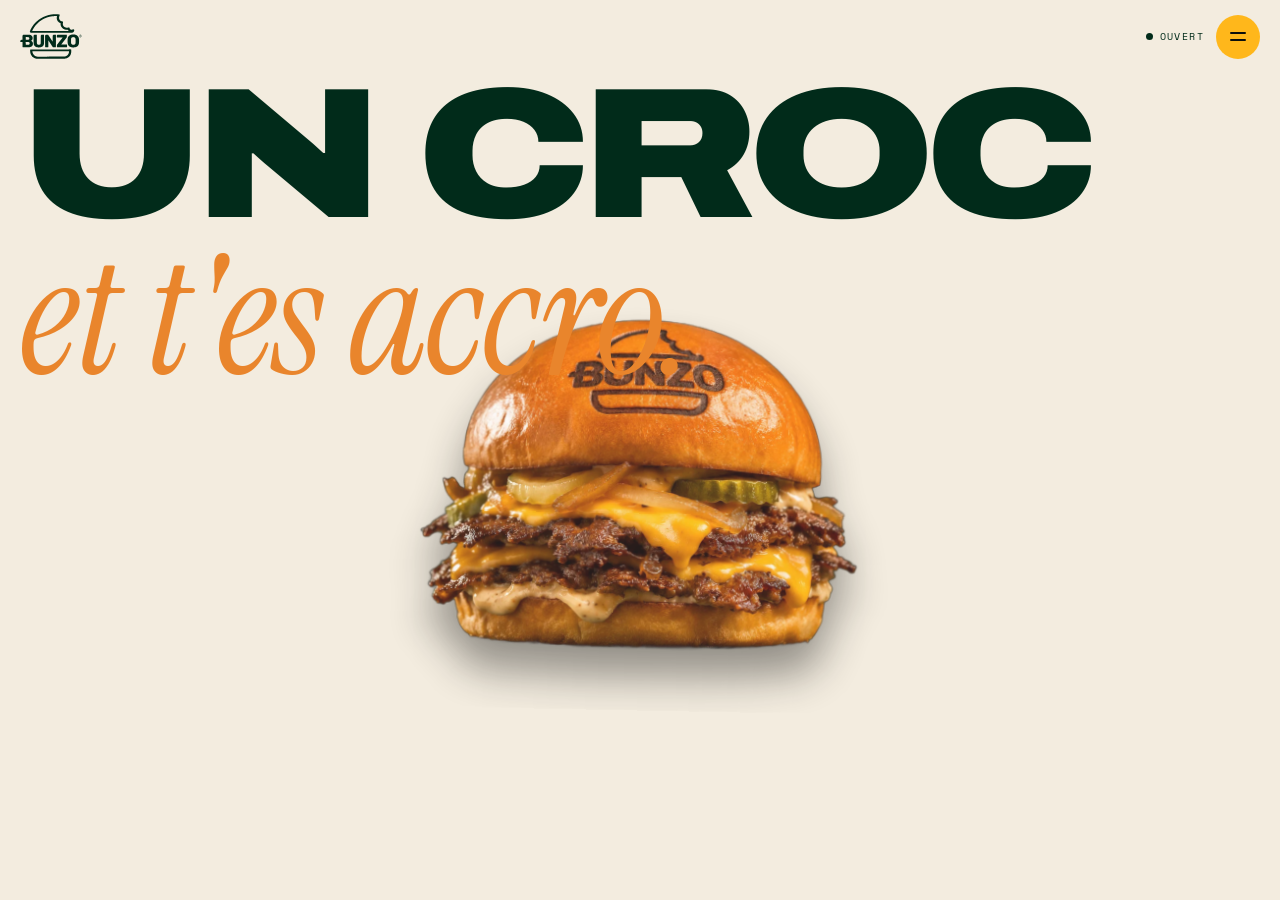
<file: heroes/h08.html>
<!DOCTYPE html>
<html lang="fr"><head><meta charset="utf-8"><meta name="robots" content="noindex"><meta name="viewport" content="width=device-width, initial-scale=1, viewport-fit=cover">
<title>08 — Le croc</title>
<link rel="stylesheet" href="base.css"><link rel="icon" href="../img/favicon.png">
<style>
/* 08 — Comme le logo : on croque dans le burger. Chaque tap = une bouchée. */
body,.hero{background:var(--cream);color:var(--g)}
.hd{color:var(--g)}.hd .status i{background:var(--g)}
.wrap{position:absolute;left:50%;top:27%;width:96vw;max-width:560px;translate:-50% 0;z-index:2}
.wrap svg{width:100%;height:auto;display:block;overflow:visible}
.title{position:absolute;left:var(--pad);right:var(--pad);top:calc(78px + var(--st));z-index:3;font-weight:900;font-stretch:125%;text-transform:uppercase;font-size:14.5vw;line-height:.84;letter-spacing:-.05em}
.title em{display:block;font-family:var(--f-s);font-style:italic;font-weight:400;text-transform:none;letter-spacing:-.01em;color:var(--bun);font-size:.9em}
.ln{display:block;overflow:hidden}.ln>span{display:inline-block}
.count{position:absolute;right:var(--pad);bottom:calc(104px + var(--sb));z-index:3;text-align:right;font-family:var(--f-m);font-size:10px;letter-spacing:.14em;text-transform:uppercase;opacity:0}
.count b{display:block;font-family:var(--f-d);font-weight:900;font-stretch:125%;font-size:44px;letter-spacing:-.03em;line-height:1;color:var(--g)}
.tap{position:absolute;left:var(--pad);bottom:calc(108px + var(--sb));z-index:3;font-family:var(--f-m);font-size:10px;letter-spacing:.14em;text-transform:uppercase;opacity:0;display:flex;align-items:center;gap:8px}
.tap i{width:22px;height:22px;border-radius:50%;border:1.5px solid currentColor;display:grid;place-items:center}
.tap i::after{content:"";width:6px;height:6px;border-radius:50%;background:currentColor}
.crumb{position:absolute;z-index:4;width:7px;height:6px;border-radius:40% 60% 50% 30%;background:#E9852C;pointer-events:none}
.ctas{position:absolute;left:var(--pad);right:var(--pad);bottom:calc(22px + var(--sb));z-index:5;opacity:0}
</style></head><body>
<section class="hero" id="hero">
  <header class="hd"><svg class="logo"><use href="../assets/logo-sprite.svg#lg"/></svg><div class="hd__r"><span class="status"><i></i>Ouvert</span><button class="menu" aria-label="Menu"><i></i><i></i></button></div></header>
  <h1 class="title"><span class="ln"><span>Un croc</span></span><span class="ln"><span><em>et t'es accro.</em></span></span></h1>
  <div class="wrap" id="wrap">
    <svg viewBox="0 0 1140 920" id="svg">
      <defs><mask id="bite" maskUnits="userSpaceOnUse" x="0" y="0" width="1140" height="920"><rect width="1140" height="920" fill="#fff"/><g id="bites"></g></mask></defs>
      <image href="../img/burger-sh.webp" width="1140" height="920" mask="url(#bite)"/>
    </svg>
  </div>
  <p class="tap" id="tap"><i></i>Tape pour croquer</p>
  <p class="count" id="count"><b id="n">0</b>bouchée</p>
  <div class="ctas"><a class="btn btn--g" href="#">Voir la carte</a><a class="btn btn--ch" href="#">Commander</a></div>
</section>
<script src="../js/vendor/gsap.min.js"></script>
<script>
const NS='http://www.w3.org/2000/svg',bites=document.getElementById('bites');let n=0;
// points de croquée : du haut-droite (comme le logo) vers la gauche
const spots=[[930,250],[985,420],[860,140],[1000,590],[700,90]];
function bite(i){
  const [cx,cy]=spots[i%spots.length];const g=document.createElementNS(NS,'g');
  // une croquée = un arc de petits cercles (les dents)
  const R=120;for(let k=0;k<7;k++){const a=-1.2+k*.4;const c=document.createElementNS(NS,'circle');
    c.setAttribute('cx',cx+Math.cos(a)*R*.55);c.setAttribute('cy',cy+Math.sin(a)*R*.55);c.setAttribute('r',R*.62);c.setAttribute('fill','#000');g.appendChild(c);}
  bites.appendChild(g);gsap.from(g.children,{attr:{r:0},duration:.35,stagger:.02,ease:'back.out(2)'});
  gsap.fromTo('#wrap',{rotation:0},{rotation:-2,duration:.08,yoyo:true,repeat:3});
  // miettes
  const svg=document.getElementById('svg').getBoundingClientRect();const k=svg.width/1140;
  for(let j=0;j<10;j++){const s=document.createElement('i');s.className='crumb';s.style.left=(svg.left+cx*k)+'px';s.style.top=(svg.top+cy*k)+'px';document.body.appendChild(s);
    gsap.to(s,{x:(Math.random()-.3)*140,y:-40-Math.random()*60,rotation:200,duration:.4,ease:'power2.out'});gsap.to(s,{y:'+=260',opacity:0,delay:.35,duration:.7,ease:'power2.in',onComplete:()=>s.remove()});}
  n++;document.getElementById('n').textContent=n;document.getElementById('count').lastChild.textContent=n>1?'bouchées':'bouchée';
  if(navigator.vibrate)try{navigator.vibrate(12)}catch(e){}
  if(n>=spots.length){gsap.to('#tap',{opacity:0});setTimeout(reset,1600)}
}
function reset(){gsap.to(bites.children,{attr:{r:0},duration:.5,stagger:.01,ease:'power2.in',onComplete:()=>{bites.innerHTML='';n=0;document.getElementById('n').textContent=0;}});
  gsap.fromTo('#wrap',{scale:.9},{scale:1,duration:.8,ease:'elastic.out(1,.5)',delay:.4});gsap.to('#tap',{opacity:.7,delay:.8});}
gsap.set('.ln>span',{yPercent:110});
gsap.timeline({delay:.3})
  .to('.ln>span',{yPercent:0,stagger:.1,duration:1,ease:'expo.out'})
  .from('#wrap',{y:140,autoAlpha:0,rotation:10,duration:1.1,ease:'expo.out'},'-=.7')
  .add(()=>bite(0),'+=.2')
  .to('#count,.ctas',{opacity:1,duration:.6},'+=.3').to('#tap',{opacity:.7,duration:.6},'<');
document.getElementById('hero').addEventListener('click',e=>{if(e.target.closest('a,button'))return;if(n<spots.length)bite(n)});
gsap.to('#wrap',{y:-8,duration:2.6,ease:'sine.inOut',yoyo:true,repeat:-1,delay:2});
</script>
</body></html>
</file>
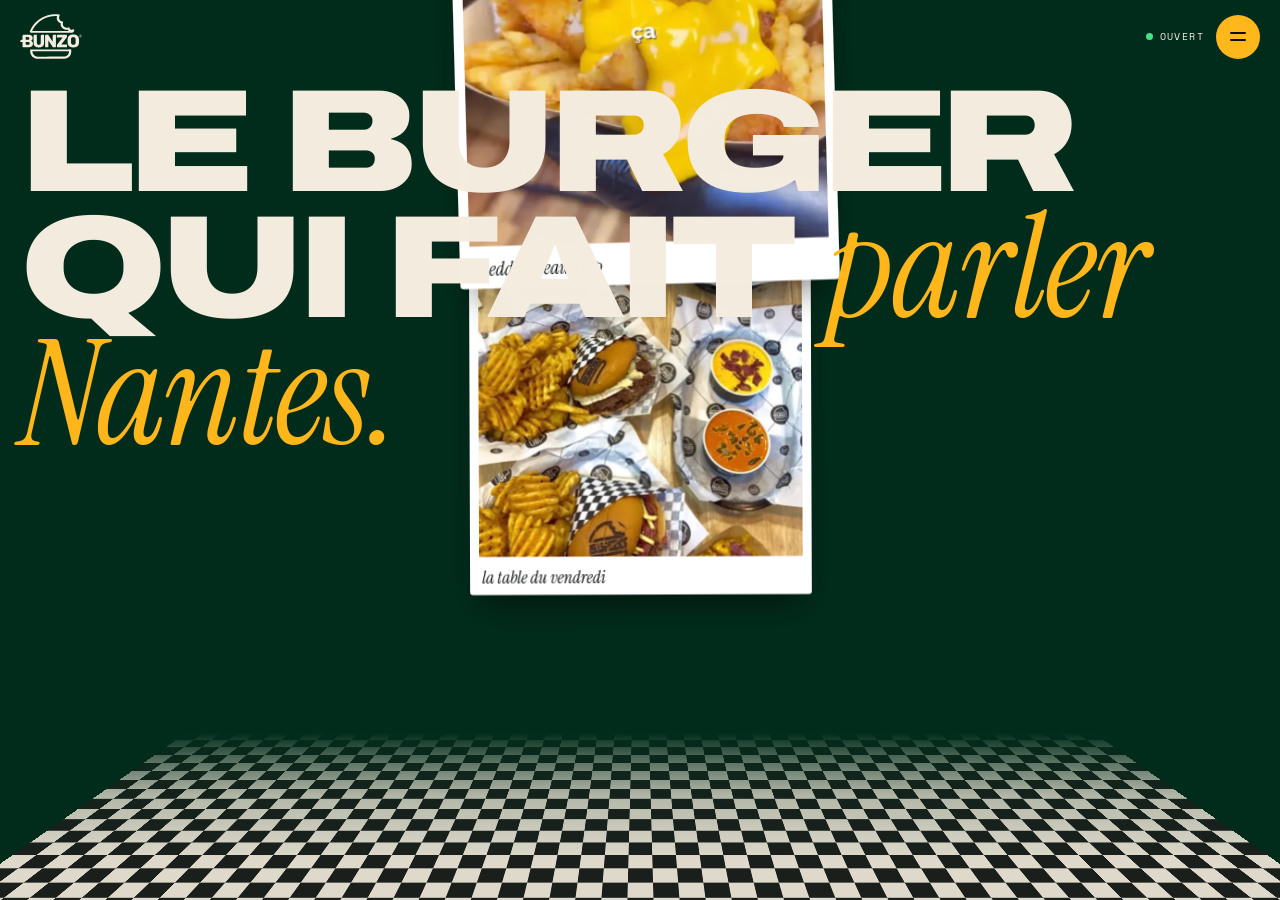
<file: heroes/h09.html>
<!DOCTYPE html>
<html lang="fr"><head><meta charset="utf-8"><meta name="robots" content="noindex"><meta name="viewport" content="width=device-width, initial-scale=1, viewport-fit=cover">
<title>09 — Les vraies photos</title>
<link rel="stylesheet" href="base.css"><link rel="icon" href="../img/favicon.png">
<style>
/* 09 — Les vraies photos du resto tombent comme des polaroïds sur la nappe damier. Glisse la pile. */
.hero{background:var(--g)}
.table{position:absolute;left:-10%;right:-10%;bottom:-6%;height:62%;z-index:0;
  background:conic-gradient(#E9E2D4 25%,#1a1d1b 0 50%,#E9E2D4 0 75%,#1a1d1b 0) 0 0/58px 58px;transform:perspective(600px) rotateX(48deg);transform-origin:50% 100%;opacity:.95}
.table::after{content:"";position:absolute;inset:0;background:linear-gradient(180deg,var(--g) 0%,rgba(1,43,26,.2) 40%,rgba(1,43,26,0) 70%)}
.title{position:absolute;left:var(--pad);right:var(--pad);top:calc(80px + var(--st));z-index:5;font-weight:900;font-stretch:125%;text-transform:uppercase;font-size:11.4vw;line-height:.86;letter-spacing:-.045em}
.title em{font-family:var(--f-s);font-style:italic;font-weight:400;text-transform:none;letter-spacing:-.01em;color:var(--ch)}
.pile{position:absolute;left:50%;top:44%;width:62vw;max-width:340px;aspect-ratio:4/5;translate:-50% -50%;z-index:3}
.pol{position:absolute;inset:0;background:#fff;padding:9px 9px 38px;border-radius:3px;box-shadow:0 18px 30px -12px rgba(0,0,0,.55);touch-action:pan-y;will-change:transform}
.pol img{width:100%;height:100%;object-fit:cover}
.pol p{position:absolute;left:12px;right:12px;bottom:9px;color:var(--ink);font-family:var(--f-s);font-style:italic;font-size:17px;line-height:1;white-space:nowrap;overflow:hidden;text-overflow:ellipsis}
.idx{position:absolute;left:var(--pad);right:var(--pad);top:calc(44% + 44vw);z-index:5;display:flex;justify-content:space-between;align-items:center;font-family:var(--f-m);font-size:10px;letter-spacing:.14em;text-transform:uppercase;opacity:0}
.ctas{position:absolute;left:var(--pad);right:var(--pad);bottom:calc(22px + var(--sb));z-index:6;opacity:0}
</style></head><body>
<section class="hero">
  <div class="table"></div>
  <header class="hd"><svg class="logo"><use href="../assets/logo-sprite.svg#lg"/></svg><div class="hd__r"><span class="status"><i></i>Ouvert</span><button class="menu" aria-label="Menu"><i></i><i></i></button></div></header>
  <h1 class="title">Le burger qui fait <em>parler Nantes.</em></h1>
  <div class="pile" id="pile">
    <figure class="pol" style="margin:0"><img src="../img/ig-table.webp" alt=""><p>la table du vendredi</p></figure>
    <figure class="pol" style="margin:0"><img src="../img/ig-cheddar.webp" alt=""><p>cheddar, beaucoup</p></figure>
    <figure class="pol" style="margin:0"><img src="../img/ig-stack.webp" alt=""><p>le Braisé</p></figure>
    <figure class="pol" style="margin:0"><img src="../img/ig-damier.webp" alt=""><p>sur papier damier</p></figure>
    <figure class="pol" style="margin:0"><img src="../img/ig-melt.webp" alt=""><p>le smash, pressé main</p></figure>
  </div>
  <p class="idx"><span>@bunzo.fr</span><span>Glisse la photo →</span></p>
  <div class="ctas"><a class="btn btn--ch" href="#">Voir la carte</a><a class="btn btn--g" href="#">Commander</a></div>
</section>
<script src="../js/vendor/gsap.min.js"></script>
<script>
const pile=document.getElementById('pile');let cards=[...pile.children];
const rot=()=>gsap.utils.random(-9,9);
cards.forEach((c,i)=>gsap.set(c,{zIndex:i}));
gsap.timeline({delay:.3})
  .from('.title',{y:40,autoAlpha:0,duration:1,ease:'expo.out'})
  .fromTo(cards,{y:-innerHeight,rotation:()=>gsap.utils.random(-40,40),scale:1.3},{y:0,x:()=>gsap.utils.random(-14,14),rotation:rot,scale:1,stagger:.18,duration:.7,ease:'back.out(1.1)'},'-=.6')
  .to('.idx,.ctas',{opacity:1,duration:.6});
// glisser la photo du dessus pour l'envoyer sous la pile
let start=null;const topCard=()=>cards[cards.length-1];
pile.addEventListener('pointerdown',e=>{start={x:e.clientX,y:e.clientY};try{topCard().setPointerCapture(e.pointerId)}catch(_){}});
pile.addEventListener('pointermove',e=>{if(!start)return;const dx=e.clientX-start.x;gsap.set(topCard(),{x:dx,rotation:dx/12})});
pile.addEventListener('pointerup',e=>{if(!start)return;const dx=e.clientX-start.x;start=null;const c=topCard();
  if(Math.abs(dx)<50&&Math.abs(dx)>3){gsap.to(c,{x:0,rotation:rot(),duration:.5,ease:'back.out(2)'});return}
  const dir=dx===0?1:Math.sign(dx);
  gsap.to(c,{x:dir*innerWidth*.9,rotation:dir*30,duration:.35,ease:'power2.in',onComplete:()=>{
    cards.pop();cards.unshift(c);cards.forEach((k,i)=>gsap.set(k,{zIndex:i}));
    gsap.to(c,{x:gsap.utils.random(-14,14),rotation:rot(),duration:.6,ease:'power3.out'});}});});
// défilement auto doux si personne ne touche
setInterval(()=>{if(start)return;pile.dispatchEvent(new PointerEvent('pointerdown',{clientX:0,clientY:0}));pile.dispatchEvent(new PointerEvent('pointerup',{clientX:120,clientY:0}))},4200);
</script>
</body></html>
</file>
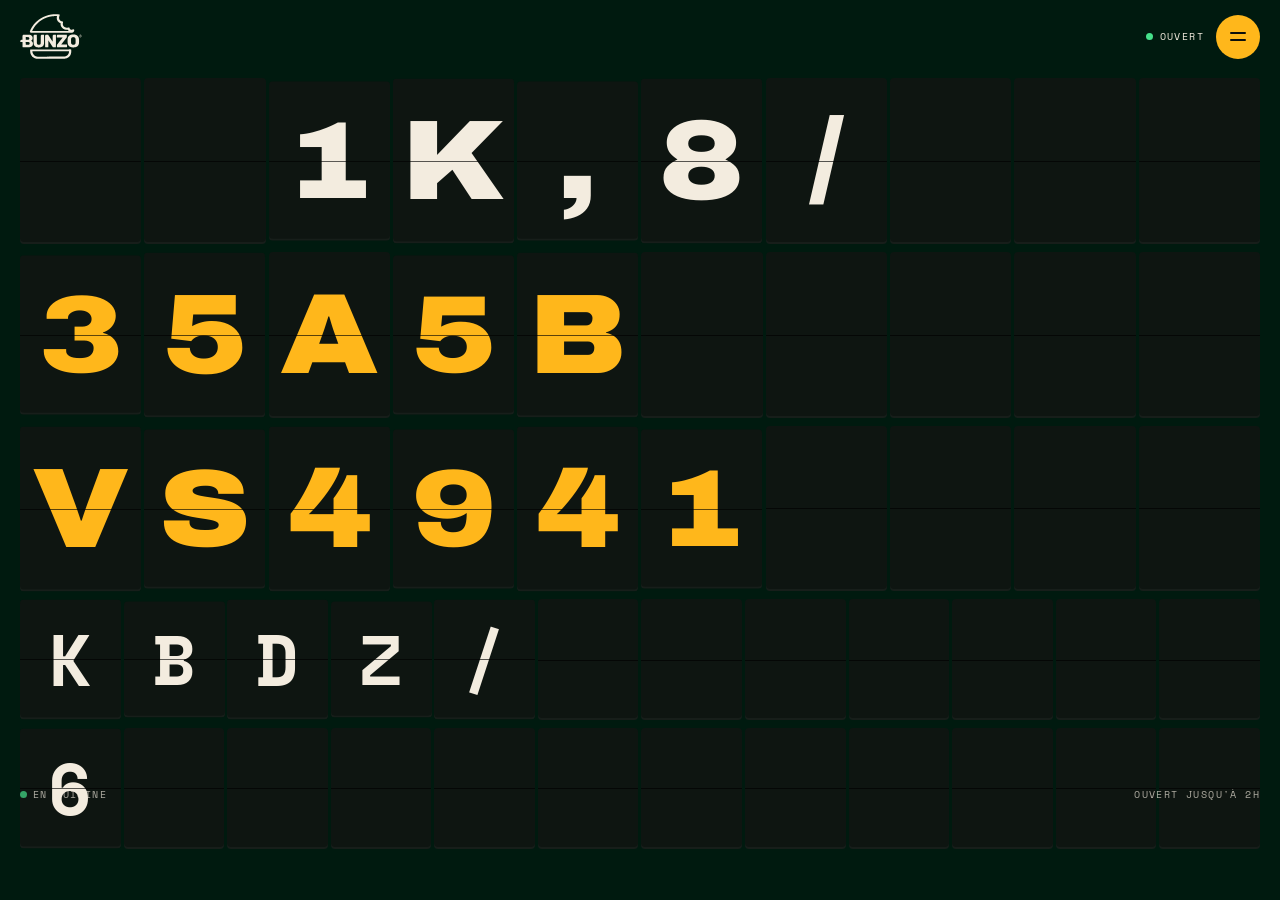
<file: heroes/h10.html>
<!DOCTYPE html>
<html lang="fr"><head><meta charset="utf-8"><meta name="robots" content="noindex"><meta name="viewport" content="width=device-width, initial-scale=1, viewport-fit=cover">
<title>10 — Le tableau à palettes</title>
<link rel="stylesheet" href="base.css"><link rel="icon" href="../img/favicon.png">
<style>
/* 10 — Un tableau d'affichage à palettes (comme en gare) annonce le smash en direct */
.hero{background:var(--g-deep)}
.board{position:absolute;left:var(--pad);right:var(--pad);top:calc(78px + var(--st));z-index:3;display:grid;gap:8px}
.row{display:flex;gap:3px;justify-content:flex-start}
.f{position:relative;width:calc((100vw - 40px - 3px*9)/10);aspect-ratio:3/4.1;background:#0E1511;border-radius:4px;overflow:hidden;
  font-weight:900;font-stretch:112%;color:var(--cream);font-size:calc((100vw - 40px)/10*.92);line-height:1;display:grid;place-items:center;box-shadow:inset 0 -2px 0 rgba(255,255,255,.04)}
.f::after{content:"";position:absolute;left:0;right:0;top:50%;height:1px;background:rgba(0,0,0,.65)}
.row.y .f{color:var(--ch)}
.row.s .f{font-size:calc((100vw - 40px)/12*.7);aspect-ratio:3/3.6;font-family:var(--f-m);font-weight:700}
.burger{position:absolute;left:50%;bottom:calc(132px + var(--sb));width:90vw;max-width:520px;translate:-50% 0;z-index:4}
.legend{position:absolute;left:var(--pad);right:var(--pad);bottom:calc(98px + var(--sb));z-index:5;display:flex;justify-content:space-between;font-family:var(--f-m);font-size:10px;letter-spacing:.14em;text-transform:uppercase;opacity:.7}
.legend i{display:inline-block;width:7px;height:7px;border-radius:50%;background:#45E08A;margin-right:6px}
.ctas{position:absolute;left:var(--pad);right:var(--pad);bottom:calc(22px + var(--sb));z-index:6;opacity:0}
</style></head><body>
<section class="hero">
  <header class="hd"><svg class="logo"><use href="../assets/logo-sprite.svg#lg"/></svg><div class="hd__r"><span class="status"><i></i>Ouvert</span><button class="menu" aria-label="Menu"><i></i><i></i></button></div></header>
  <h1 class="board" id="board" aria-label="BUNZO, smash burger, prochain smash dans 4 minutes"></h1>
  <img class="burger" id="burger" src="../img/burger-sh.webp" alt="Smash burger BUNZO">
  <p class="legend"><span><i></i>En cuisine</span><span>Ouvert jusqu'à 2h</span></p>
  <div class="ctas"><a class="btn btn--ch" href="#">Voir la carte</a><a class="btn btn--ln" href="#">Commander</a></div>
</section>
<script src="../js/vendor/gsap.min.js"></script>
<script>
const CH=' ABCDEFGHIJKLMNOPQRSTUVWXYZ0123456789,/';
const rows=[{t:'  BUNZO   ',c:''},{t:'SMASH     ',c:'y'},{t:'BURGER    ',c:'y'},{t:'PROCHAIN    ',c:'s',w:12},{t:'SMASH 4 MIN ',c:'s',w:12}];
const board=document.getElementById('board');
const cells=rows.map(r=>{const row=document.createElement('div');row.className='row '+r.c;const n=r.w||10;const arr=[];
  for(let i=0;i<n;i++){const f=document.createElement('span');f.className='f';f.textContent=' ';row.appendChild(f);arr.push(f)}
  if(r.w){row.querySelectorAll('.f').forEach(f=>f.style.width='calc((100vw - 40px - 3px*11)/12)')}
  board.appendChild(row);return arr});
function flip(f,target,delay){let i=0;const steps=6+Math.floor(Math.random()*10);
  setTimeout(()=>{const iv=setInterval(()=>{i++;f.textContent=i>=steps?target:CH[Math.floor(Math.random()*CH.length)];
    gsap.fromTo(f,{scaleY:.82},{scaleY:1,duration:.06});if(i>=steps)clearInterval(iv)},55)},delay)}
function show(lines){lines.forEach((t,r)=>{const arr=cells[r];t=t.padEnd(arr.length,' ').slice(0,arr.length);arr.forEach((f,i)=>{if(f.textContent!==t[i])flip(f,t[i],r*120+i*30)})})}
gsap.from('.f',{autoAlpha:0,y:10,stagger:.006,duration:.3,delay:.2});
setTimeout(()=>show(rows.map(r=>r.t)),500);
const msgs=[['  BUNZO   ','SMASH     ','BURGER    ','PROCHAIN','SMASH 4 MIN'],['BOEUF     ','FRAIS     ','FRANCAIS  ','HACHE','MAISON'],['  BUNZO   ',' 4,8 / 5  ','3488 AVIS ','OUVERT 7J/7','JUSQU A 2H'],['12 RUE    ','LOUIS     ','BLANC     ','ILE DE','NANTES']];
let k=0;setInterval(()=>{k=(k+1)%msgs.length;show(msgs[k])},5200);
gsap.fromTo('#burger',{y:240,autoAlpha:0,rotation:-10},{y:0,autoAlpha:1,rotation:0,duration:1.2,ease:'expo.out',delay:1.4});
gsap.to('.ctas',{opacity:1,duration:.6,delay:2});
gsap.to('#burger',{y:-8,duration:2.6,ease:'sine.inOut',yoyo:true,repeat:-1,delay:2.6});
</script>
</body></html>
</file>
<file: css/style.css>
/* =========================================================
   BUNZO® — Smash Burger · Nantes  (v2 premium)
   Mobile first · GSAP + ScrollTrigger + Lenis
   ========================================================= */
@font-face{font-family:"Archivo";src:url(../fonts/archivo.woff2) format("woff2");font-weight:100 900;font-stretch:62% 125%;font-display:swap}
@font-face{font-family:"Instrument Serif";src:url(../fonts/serif-italic.woff2) format("woff2");font-style:italic;font-weight:400;font-display:swap}
@font-face{font-family:"Space Mono";src:url(../fonts/space-mono-latin-400-normal.woff2) format("woff2");font-weight:400;font-display:swap}
@font-face{font-family:"Space Mono";src:url(../fonts/space-mono-latin-700-normal.woff2) format("woff2");font-weight:700;font-display:swap}

:root{
  --g:#012B1A;          /* vert BUNZO (logo) */
  --g-deep:#001A0F;
  --g-2:#06371F;
  --cream:#F3ECDF;
  --paper:#FAF6EE;
  --ink:#0B0F0C;
  --ch:#FFB71B;         /* cheddar */
  --bun:#E9852C;        /* potato bun */
  --l:rgba(243,236,223,.14);
  --l-d:rgba(11,15,12,.12);
  --f-d:"Archivo",system-ui,sans-serif;
  --f-s:"Instrument Serif",Georgia,serif;
  --f-m:"Space Mono",ui-monospace,monospace;
  --pad:20px;
  --hd:68px;
  --ease:cubic-bezier(.22,1,.36,1);
  --sb:env(safe-area-inset-bottom,0px);
  --st:env(safe-area-inset-top,0px);
}
*,*::before,*::after{box-sizing:border-box}
[hidden]{display:none!important}
html{-webkit-text-size-adjust:100%}
html.lenis,html.lenis body{height:auto}
.lenis.lenis-smooth{scroll-behavior:auto!important}
body{margin:0;background:var(--g);color:var(--cream);font-family:var(--f-d);font-size:16px;line-height:1.5;-webkit-font-smoothing:antialiased;overflow-x:clip}
body.is-loading{overflow:hidden}
img{display:block;max-width:100%}
a{color:inherit;text-decoration:none}
button{font:inherit;color:inherit;background:none;border:0;padding:0;cursor:pointer}
ul,ol{list-style:none;margin:0;padding:0}
h1,h2,h3,p,figure,blockquote{margin:0}
:focus-visible{outline:2px solid var(--ch);outline-offset:3px}
::selection{background:var(--ch);color:var(--ink)}

.mono{font-family:var(--f-m);letter-spacing:.01em}
.serif{font-family:var(--f-s);font-style:italic;font-weight:400;text-transform:none;letter-spacing:-.01em}
.clip{display:inline-block;overflow:hidden;vertical-align:top;padding:.14em 0 .06em;margin:-.14em 0 -.06em}
.clip>span{display:inline-block}
.kicker{font-size:11px;letter-spacing:.16em;text-transform:uppercase;color:var(--ch);display:flex;align-items:center;gap:10px}
.kicker::before{content:"";width:6px;height:6px;border-radius:50%;background:currentColor}
.h2{font-weight:900;font-stretch:125%;text-transform:uppercase;font-size:clamp(42px,12.4vw,132px);line-height:.88;letter-spacing:-.035em;margin-top:18px}
.h2 .serif{font-size:1.08em;text-transform:none;letter-spacing:-.02em;color:var(--ch)}

/* grain (texture papier, très léger) */
.grain{position:fixed;inset:0;z-index:90;pointer-events:none;opacity:.05;
  background-image:url("data:image/svg+xml,%3Csvg xmlns='http://www.w3.org/2000/svg' width='160' height='160'%3E%3Cfilter id='n'%3E%3CfeTurbulence type='fractalNoise' baseFrequency='.9' numOctaves='3' stitchTiles='stitch'/%3E%3C/filter%3E%3Crect width='100%25' height='100%25' filter='url(%23n)'/%3E%3C/svg%3E");
}

/* curseur (desktop uniquement) */
.cursor{display:none}
@media (hover:hover) and (pointer:fine){
  .cursor{display:block;position:fixed;left:0;top:0;z-index:95;pointer-events:none}
  .cursor span{display:block;width:10px;height:10px;margin:-5px 0 0 -5px;border-radius:50%;background:var(--ch);transition:transform .45s var(--ease),opacity .3s}
  .cursor.is-big span{transform:scale(3.4);opacity:.35}
  .cursor.is-hide span{transform:scale(0)}
}

/* boutons */
.btn{position:relative;display:inline-flex;align-items:center;justify-content:center;height:56px;padding:0 26px;border-radius:999px;font-weight:800;font-stretch:115%;font-size:14px;text-transform:uppercase;letter-spacing:.02em;overflow:hidden;isolation:isolate;transition:color .45s var(--ease)}
.btn::before{content:"";position:absolute;inset:0;z-index:-1;border-radius:inherit;transform:translateY(101%);transition:transform .55s var(--ease)}
.btn--ch{background:var(--ch);color:var(--ink)}
.btn--ch::before{background:var(--cream)}
.btn--ln{box-shadow:inset 0 0 0 1.5px currentColor}
.btn--ln::before{background:var(--cream)}
@media (hover:hover){.btn:hover::before{transform:none}.btn--ln:hover{color:var(--ink)}}

/* statut ouvert/fermé */
.status{display:inline-flex;align-items:center;gap:10px;font-size:11px;letter-spacing:.12em;text-transform:uppercase}
.status i,.hd__status i{width:7px;height:7px;border-radius:50%;background:#7f8c84;flex:none}
.status i,.hd__status i{position:relative}
.is-open .status i,.is-open .hd__status i{background:#45E08A}
.is-open .status i::after,.is-open .hd__status i::after{content:"";position:absolute;inset:0;border-radius:50%;background:#45E08A;animation:ping 2.2s infinite}
@keyframes ping{0%{transform:scale(1);opacity:.6}70%,100%{transform:scale(3);opacity:0}}

/* =========================================================
   LOADER — le bun s'ouvre et révèle le site
   ========================================================= */
.loader{position:fixed;inset:0;z-index:80;pointer-events:none}
.loader__bg{position:absolute;inset:0;background:radial-gradient(90% 60% at 50% 50%,#0A4A2C 0%,var(--g) 45%,var(--g-deep) 100%);
  --h:0px;-webkit-mask:radial-gradient(circle at 50% 50%,transparent var(--h),#000 calc(var(--h) + 1px));mask:radial-gradient(circle at 50% 50%,transparent var(--h),#000 calc(var(--h) + 1px))}
.loader__top{position:absolute;left:var(--pad);right:var(--pad);top:calc(18px + var(--st));display:flex;justify-content:space-between;font-size:10.5px;letter-spacing:.14em;text-transform:uppercase;opacity:.6}
.loader__bun{position:absolute;left:50%;top:50%;width:min(52vw,280px);aspect-ratio:1/.82;margin:calc(min(52vw,280px)*-.41) 0 0 calc(min(52vw,280px)/-2)}
.loader__bun img{position:absolute;left:0;width:100%;height:auto;will-change:transform}
.ld-top{top:0;width:96%!important;left:2%!important;z-index:3}
.ld-pat{top:38%;z-index:2}
.ld-bot{top:52%;width:92%!important;left:4%!important;z-index:1}
.loader__bot{position:absolute;left:var(--pad);right:var(--pad);bottom:calc(26px + var(--sb));display:flex;align-items:flex-end;justify-content:space-between;gap:16px}
.loader__txt{display:block;height:1.4em;overflow:hidden;font-size:11px;letter-spacing:.14em;text-transform:uppercase;opacity:.7}
.loader__txt span{display:block}
.loader__num{font-size:clamp(54px,17vw,130px);line-height:.8;letter-spacing:-.05em;color:var(--ch)}
.loader__num b{font-weight:400}
.loader__bar{position:absolute;left:0;right:0;bottom:0;height:3px;background:rgba(243,236,223,.08)}
.loader__bar i{display:block;height:100%;background:var(--ch);transform-origin:0 50%;transform:scaleX(0)}

/* =========================================================
   HEADER + NAV
   ========================================================= */
.hd{position:fixed;top:0;left:0;right:0;z-index:70;height:calc(var(--hd) + var(--st));padding:var(--st) var(--pad) 0;display:grid;grid-template-columns:1fr auto 1fr;align-items:center;pointer-events:none}
.hd>*{pointer-events:auto}
.hd::before{content:"";position:absolute;inset:0;z-index:-1;background:linear-gradient(180deg,rgba(0,26,15,.75),rgba(0,26,15,0));opacity:0;transition:opacity .5s}
.hd.is-scrolled::before{opacity:1}
.hd__logo svg{width:64px;fill:var(--cream);display:block;transition:fill .4s}
.hd__status{justify-self:center;display:inline-flex;align-items:center;gap:8px;font-size:10px;letter-spacing:.14em;text-transform:uppercase;padding:8px 12px;border-radius:999px;background:rgba(0,26,15,.4);backdrop-filter:blur(10px);-webkit-backdrop-filter:blur(10px);border:1px solid var(--l)}
.hd__menu{justify-self:end;display:flex;align-items:center;gap:12px;font-size:11px;letter-spacing:.14em;text-transform:uppercase}
.hd__menu-txt{display:grid;height:1.3em;overflow:hidden}
.hd__menu-txt span{grid-area:1/1;transition:transform .6s var(--ease)}
.hd__menu-txt span+span{transform:translateY(110%)}
.hd__menu-ico{width:44px;height:44px;border-radius:50%;background:var(--ch);display:grid;place-content:center;gap:5px;transition:transform .5s var(--ease)}
.hd__menu-ico i{display:block;width:16px;height:2px;background:var(--ink);border-radius:2px;transition:transform .5s var(--ease)}
.nav-open .hd__menu-txt span:first-child{transform:translateY(-110%)}
.nav-open .hd__menu-txt span+span{transform:none}
.nav-open .hd__menu-ico i:first-child{transform:translateY(3.5px) rotate(45deg)}
.nav-open .hd__menu-ico i:last-child{transform:translateY(-3.5px) rotate(-45deg)}
.nav-open .hd__status{opacity:0}

.nav{position:fixed;inset:0;z-index:65;visibility:hidden}
.nav__bg{position:absolute;inset:0;background:var(--ch);clip-path:inset(0 0 100% 0)}
.nav__inner{position:relative;height:100%;padding:calc(var(--hd) + var(--st) + 30px) var(--pad) calc(28px + var(--sb));display:flex;flex-direction:column;justify-content:space-between;color:var(--ink)}
.nav__list li{overflow:hidden;border-bottom:1px solid var(--l-d)}
.nav__list a{display:flex;align-items:baseline;gap:14px;padding:10px 0 8px}
.nav__list span{font-size:11px}
.nav__list b{font-weight:900;font-stretch:125%;text-transform:uppercase;font-size:clamp(34px,10vw,84px);line-height:1;letter-spacing:-.03em;display:inline-block}
.nav__foot{display:grid;grid-template-columns:1fr 1fr;gap:14px;align-items:end;font-size:12px;line-height:1.6;position:relative}
.nav__burger{position:absolute;right:-40px;bottom:40px;width:58%;max-width:330px;transform:rotate(8deg)}
.nav-open .hd__logo svg{fill:var(--ink)}
.nav-open .hd__menu{color:var(--ink)}
.nav-open .hd__menu-ico{background:var(--ink)}
.nav-open .hd__menu-ico i{background:var(--ch)}

/* =========================================================
   HERO + ANATOMIE
   ========================================================= */
.hero{position:relative}
.hero__pin{position:relative;height:100svh;overflow:hidden;background:radial-gradient(120% 70% at 50% 72%,#0A4A2C 0%,var(--g) 52%,var(--g-deep) 100%)}
.hero__glow{position:absolute;left:50%;top:70%;width:120vw;height:60vw;max-width:1100px;max-height:560px;transform:translate(-50%,-50%);background:radial-gradient(closest-side,rgba(233,133,44,.22),rgba(233,133,44,0));pointer-events:none}
.hero__title{position:absolute;left:0;right:0;top:calc(var(--hd) + var(--st) + 4vh);padding-inline:var(--pad);text-align:center;font-weight:900;font-stretch:125%;text-transform:uppercase;line-height:.82;letter-spacing:-.045em;z-index:1}
.hero__l1,.hero__l2,.hero__l3{display:block}
.hero__l1{font-size:clamp(64px,22vw,300px)}
.hero__l2{font-size:clamp(46px,14.2vw,250px);color:var(--ch)}
.hero__l3{font-size:clamp(34px,10.5vw,92px);line-height:1;margin-top:.12em;color:var(--cream)}

.stack{position:absolute;left:50%;bottom:calc(84px + var(--sb));width:min(78vw,540px);aspect-ratio:780/827;margin-left:calc(min(78vw,540px) / -2);z-index:3;will-change:transform}
.stack .ly,.build .ly{position:absolute;height:auto;will-change:transform;user-select:none;-webkit-user-drag:none}
.ly--top{left:5.64%;width:89.36%;top:0;z-index:5}
.ly--garnish{left:4.74%;width:89.49%;top:33.01%;z-index:4}
.ly--p1{left:1.79%;width:96.28%;top:43.89%;z-index:3}
.ly--p2{left:1.15%;width:96.92%;top:53.2%;z-index:2}
.ly--bottom{left:6.28%;width:86.54%;top:62.15%;z-index:1}
.stack__shadow{position:absolute;left:12%;right:12%;bottom:-6%;height:10%;border-radius:50%;background:radial-gradient(closest-side,rgba(0,0,0,.55),rgba(0,0,0,0));z-index:0}

.anat{position:absolute;inset:0;z-index:4;pointer-events:none}
.anat__kicker{position:absolute;left:var(--pad);top:calc(var(--hd) + var(--st) + 10px);font-size:11px;letter-spacing:.16em;text-transform:uppercase;color:var(--ch);display:flex;flex-direction:column;opacity:0}
.tag{position:absolute;display:flex;align-items:center;gap:8px;opacity:0}
.tag i{display:block;height:1px;width:22px;background:var(--cream);opacity:.6;transform-origin:0 50%;flex:none}
.tag p{display:flex;flex-direction:column;line-height:1.15}
.tag b{font-weight:800;font-stretch:115%;text-transform:uppercase;font-size:13px;letter-spacing:.01em}
.tag span{font-size:10px;opacity:.65;margin-top:3px}
.tag--right{flex-direction:row-reverse;text-align:right}

.hero__foot{position:absolute;left:var(--pad);right:var(--pad);bottom:calc(22px + var(--sb));z-index:5;display:flex;justify-content:space-between;align-items:center}
.hero__rate{font-size:11px;letter-spacing:.06em}
.hero__rate .stars{color:var(--ch);letter-spacing:2px;margin-right:6px}
.hero__scroll{display:flex;align-items:center;gap:10px;font-size:10px;letter-spacing:.16em;text-transform:uppercase;opacity:.7}
.hero__scroll i{position:relative;width:1px;height:34px;background:var(--l);overflow:hidden}
.hero__scroll i::after{content:"";position:absolute;left:0;top:-40%;width:1px;height:40%;background:var(--cream);animation:drip 1.8s var(--ease) infinite}
@keyframes drip{to{top:100%}}

/* =========================================================
   LE GESTE — maintiens pour smasher
   ========================================================= */
.gs{background:var(--cream);color:var(--g);padding:110px var(--pad) 90px;position:relative;z-index:2;overflow:hidden}
.gs .kicker{color:var(--bun)}
.gs .h2 .serif{color:var(--bun)}
.gs__stage{position:relative;margin:34px calc(var(--pad)*-1) 0;height:clamp(300px,92vw,520px);touch-action:manipulation;user-select:none;-webkit-user-select:none}
.gs__plate{position:absolute;left:4%;right:4%;bottom:6%;height:24%;border-radius:22px;background:linear-gradient(180deg,#2a2d2b 0%,#141615 55%,#0c0d0c 100%);box-shadow:0 22px 40px -16px rgba(1,43,26,.55),inset 0 2px 0 rgba(255,255,255,.08)}
.gs__plate::before{content:"";position:absolute;left:3%;right:3%;top:10%;height:26%;border-radius:50%;background:radial-gradient(closest-side,rgba(255,140,40,.32),rgba(255,140,40,0));opacity:var(--heat,.35);transition:opacity .4s}
.gs__plate i{position:absolute;left:6%;right:6%;top:6%;height:2px;border-radius:2px;background:linear-gradient(90deg,transparent,rgba(255,255,255,.18),transparent)}
.gs__ball,.gs__patty{position:absolute;left:50%;will-change:transform,opacity;pointer-events:none}
.gs__ball{width:min(40%,250px);bottom:calc(6% + 24% - 10px);margin-left:calc(min(40%,250px)/-2);transform-origin:50% 100%;z-index:3}
.gs__patty{width:min(92%,620px);bottom:calc(6% + 24% - 30px);margin-left:calc(min(92%,620px)/-2);transform-origin:50% 90%;opacity:0;z-index:2}
.gs__press{position:absolute;left:50%;top:0;width:min(66%,440px);margin-left:calc(min(66%,440px)/-2);z-index:4;display:flex;flex-direction:column;align-items:center;will-change:transform;pointer-events:none}
.gs__grip{width:44%;height:30px;border-radius:999px;background:var(--ch);box-shadow:inset 0 -4px 0 rgba(0,0,0,.18)}
.gs__neck{width:14px;height:34px;background:linear-gradient(90deg,#8d9590,#d8ddd9,#8d9590)}
.gs__plateau{width:100%;height:20px;border-radius:6px 6px 3px 3px;background:linear-gradient(180deg,#e9edea,#9aa39e);box-shadow:0 10px 18px -8px rgba(0,0,0,.45);display:grid;place-items:center}
.gs__plateau svg{height:13px;width:auto;fill:rgba(1,43,26,.55)}
.gs__steam{position:absolute;left:30%;right:30%;bottom:40%;height:34%;z-index:1;opacity:0;transition:opacity .8s}
.gs__steam i{position:absolute;bottom:0;width:18%;height:100%;border-radius:50%;background:radial-gradient(closest-side,rgba(255,255,255,.55),rgba(255,255,255,0));animation:steam 2.8s ease-in infinite}
.gs__steam i:nth-child(1){left:10%}.gs__steam i:nth-child(2){left:42%;animation-delay:.9s}.gs__steam i:nth-child(3){left:72%;animation-delay:1.8s}
@keyframes steam{0%{transform:translateY(30%) scale(.6);opacity:0}30%{opacity:.8}100%{transform:translateY(-60%) scale(1.4);opacity:0}}
.is-smashed .gs__steam{opacity:1}
.gs:not(.is-vis) .gs__steam i,.gs:not(.is-vis) .gs__state i::after,.gs:not(.is-vis) .gs__btn::after{animation-play-state:paused}
.gs__sparks{position:absolute;inset:0;pointer-events:none;z-index:5}
.gs__sparks span{position:absolute;width:7px;height:6px;border-radius:40% 60% 50% 30%}
.gs__state{position:absolute;left:var(--pad);top:4px;display:flex;align-items:center;gap:8px;font-size:10.5px;letter-spacing:.14em;text-transform:uppercase;color:var(--g)}
.gs__state i{position:relative;width:8px;height:8px;border-radius:50%;background:#E9852C}
.gs__state i::after{content:"";position:absolute;inset:0;border-radius:50%;background:#E9852C;animation:ping 1.6s infinite}

.gs__ctrl{display:flex;align-items:center;gap:18px;margin-top:22px}
.gs__btn{position:relative;flex:none;width:118px;height:118px;border-radius:50%;background:var(--g);color:var(--cream);display:grid;place-items:center;touch-action:none;-webkit-touch-callout:none;-webkit-tap-highlight-color:transparent;transition:transform .4s var(--ease)}
.gs__btn.is-down{transform:scale(.93)}
.gs__ring{position:absolute;inset:-7px;width:calc(100% + 14px);height:calc(100% + 14px);transform:rotate(-90deg)}
.gs__ring circle{fill:none;stroke-width:3.5}
.gs__ring circle:first-child{stroke:rgba(1,43,26,.14)}
.gs__ring circle+circle{stroke:var(--bun);stroke-linecap:round;stroke-dasharray:289;stroke-dashoffset:289}
.gs__btn-in{display:flex;flex-direction:column;align-items:center;line-height:1.1;text-align:center}
.gs__btn-in b{font-weight:900;font-stretch:125%;text-transform:uppercase;font-size:15px;letter-spacing:-.01em}
.gs__btn-in span{font-size:9.5px;letter-spacing:.1em;text-transform:uppercase;opacity:.75;margin-top:4px}
.gs__btn:not(.is-used)::after{content:"";position:absolute;inset:0;z-index:-1;border-radius:50%;background:rgba(1,43,26,.25);animation:hint 2s infinite}
@keyframes hint{0%{transform:scale(1);opacity:.8}70%,100%{transform:scale(1.32);opacity:0}}
.gs__gauge p.mono{font-size:11px;line-height:1.5;opacity:.65;max-width:20ch}
.gs__pct{display:flex;align-items:baseline;gap:8px;margin-top:6px}
.gs__pct b{font-family:var(--f-m);font-weight:400;font-size:46px;line-height:1;letter-spacing:-.04em;min-width:2.2ch}
.gs__pct span{font-size:10.5px;letter-spacing:.1em;text-transform:uppercase;opacity:.6}

.gs__steps{list-style:none;margin:40px 0 0;padding:0;display:grid;gap:0;border-top:1px solid rgba(1,43,26,.15)}
.gs__steps li{display:grid;grid-template-columns:34px 1fr;column-gap:10px;padding:16px 0;border-bottom:1px solid rgba(1,43,26,.15);opacity:.32;transition:opacity .5s}
.gs__steps li.is-on{opacity:1}
.gs__steps span{font-size:11px;color:var(--bun);padding-top:4px}
.gs__steps b{font-weight:900;font-stretch:125%;text-transform:uppercase;font-size:22px;letter-spacing:-.02em;line-height:1}
.gs__steps p{grid-column:2;font-size:14px;line-height:1.45;margin-top:6px;opacity:.8}
.mf__stats{display:grid;grid-template-columns:repeat(3,1fr);gap:12px;margin-top:56px;border-top:1px solid rgba(1,43,26,.15);padding-top:22px}
.mf__stats b{display:block;font-size:clamp(34px,10vw,72px);line-height:1;letter-spacing:-.04em;font-weight:400}
.mf__stats span{display:block;font-size:11px;line-height:1.35;margin-top:8px;opacity:.7}

/* =========================================================
   SIGNATURES — carrousel (flèches, doigt, clavier)
   ========================================================= */
.sg{position:relative;background:var(--g)}
.sg__pin{position:relative;padding:96px 0 30px}
.sg__head{position:relative;z-index:3;padding-inline:var(--pad);display:flex;justify-content:space-between;align-items:center;gap:16px}
.sg__nav{display:flex;align-items:center;gap:12px}
.sg__count{font-size:12px;letter-spacing:.1em;min-width:5.2ch;text-align:center}
.sg__count b{color:var(--ch);font-weight:400}
.sg__arrow{width:48px;height:48px;border-radius:50%;display:grid;place-items:center;border:1.5px solid rgba(243,236,223,.35);color:var(--cream);transition:background .35s var(--ease),border-color .35s,color .35s,opacity .35s,transform .35s var(--ease);-webkit-tap-highlight-color:transparent}
.sg__arrow svg{width:20px;height:20px}
.sg__arrow--prev svg{transform:rotate(180deg)}
.sg__arrow:not(:disabled){background:var(--ch);border-color:var(--ch);color:var(--ink)}
.sg__arrow:not(:disabled):active{transform:scale(.9)}
.sg__arrow:disabled{opacity:.35;cursor:default}
@media (hover:hover){.sg__arrow:not(:disabled):hover{background:var(--cream);border-color:var(--cream)}}
.sg__track{display:flex;overflow-x:auto;overflow-y:hidden;scroll-snap-type:x mandatory;-webkit-overflow-scrolling:touch;scrollbar-width:none;overscroll-behavior-x:contain;margin-top:14px;outline:none}
.sg__track::-webkit-scrollbar{display:none}
.sl{position:relative;width:100vw;flex:none;height:clamp(560px,78svh,700px);overflow:hidden;scroll-snap-align:start;scroll-snap-stop:always}
.sl__name{position:absolute;left:0;right:0;top:18px;display:flex;flex-direction:column;align-items:center;font-weight:900;font-stretch:125%;text-transform:uppercase;font-size:clamp(64px,21vw,280px);line-height:.8;letter-spacing:-.05em;color:transparent;-webkit-text-stroke:1.2px rgba(243,236,223,.28);white-space:nowrap}
.sl__img{position:absolute;left:50%;top:40%;width:min(112vw,58svh,850px);margin:0;will-change:transform}
.sl__info{position:absolute;left:var(--pad);right:var(--pad);bottom:18px}
.sl__tag{font-size:22px;color:var(--ch);display:flex;align-items:center;gap:10px}
.sl__tag .new{font-style:normal;font-size:10px;letter-spacing:.14em;text-transform:uppercase;background:var(--ch);color:var(--ink);padding:5px 9px;border-radius:999px}
.sl__title{font-weight:900;font-stretch:125%;text-transform:uppercase;font-size:clamp(36px,10.4vw,96px);line-height:.9;letter-spacing:-.035em;margin-top:6px}
.sl__ing{font-size:11.5px;line-height:1.55;opacity:.72;margin-top:12px;max-width:44ch}
.sl__price{display:flex;align-items:baseline;gap:14px;margin-top:14px}
.sl__price b{font-weight:800;font-stretch:115%;font-size:24px}
.sl__price span{font-size:11px;opacity:.6}
.sg__bar{position:relative;margin:18px var(--pad) 0;height:2px;background:var(--l)}
.sg__bar i{display:block;height:100%;background:var(--ch);transform-origin:0 50%;transform:scaleX(.25)}

/* =========================================================
   CLASSIQUES M / L / XL
   ========================================================= */
.sz{background:var(--paper);color:var(--g);padding:110px var(--pad) 90px;position:relative;overflow:hidden}
.sz .kicker{color:var(--bun)}
.sz .h2 .serif{color:var(--bun)}
.sz__stage{position:relative;margin:30px auto 0;width:min(84vw,520px)}
.build{position:relative;width:100%;aspect-ratio:780/904;z-index:2}
.build::after{content:"";position:absolute;left:14%;right:14%;bottom:-3%;height:7%;border-radius:50%;background:radial-gradient(closest-side,rgba(1,43,26,.28),rgba(1,43,26,0));z-index:0}
.build .ly{left:auto;top:auto}
.sz__big{position:absolute;inset:0;display:grid;place-items:center;font-weight:900;font-stretch:125%;font-size:clamp(220px,74vw,640px);line-height:1;letter-spacing:-.06em;color:rgba(1,43,26,.06);z-index:1;pointer-events:none}
.seg{position:relative;display:grid;grid-template-columns:repeat(3,1fr);padding:5px;border-radius:999px;background:var(--g);color:var(--cream);margin-top:30px}
.seg button{position:relative;z-index:2;height:60px;border-radius:999px;display:flex;flex-direction:column;align-items:center;justify-content:center;line-height:1.1;transition:color .4s}
.seg button b{font-weight:900;font-stretch:125%;font-size:20px}
.seg button span{font-size:9.5px;letter-spacing:.12em;text-transform:uppercase;opacity:.7}
.seg button[aria-selected=true]{color:var(--ink)}
.seg__pill{position:absolute;z-index:1;top:5px;bottom:5px;left:5px;width:calc((100% - 10px)/3);border-radius:999px;background:var(--ch)}
.sz__info{margin-top:24px}
.sz__tag{font-size:26px;color:var(--bun)}
.sz__prices{display:grid;grid-template-columns:1fr 1fr;gap:10px;margin-top:14px}
.sz__prices p{border:1px solid var(--l-d);border-radius:18px;padding:14px 16px;display:flex;flex-direction:column;gap:2px}
.sz__prices p.is-menu{background:var(--g);color:var(--cream);border-color:transparent}
.sz__prices span{font-size:10px;letter-spacing:.14em;text-transform:uppercase;opacity:.65}
.sz__prices b{font-weight:900;font-stretch:115%;font-size:clamp(22px,7.4vw,30px);white-space:nowrap;letter-spacing:-.02em;display:inline-block}
.sz__desc{font-size:12px;line-height:1.6;margin-top:18px;opacity:.75}
.sz__note{font-size:10.5px;letter-spacing:.06em;text-transform:uppercase;margin-top:10px;opacity:.5}

/* =========================================================
   CARTE
   ========================================================= */
.ct{background:var(--g);padding:110px var(--pad) 90px}
.acc{margin-top:40px;border-top:1px solid var(--l)}
.acc__it{border-bottom:1px solid var(--l)}
.acc__hd{width:100%;display:flex;align-items:center;gap:14px;padding:22px 0;text-align:left}
.acc__hd span{font-size:11px;color:var(--ch)}
.acc__hd b{flex:1;font-weight:900;font-stretch:125%;text-transform:uppercase;font-size:clamp(26px,7.4vw,56px);line-height:1;letter-spacing:-.03em}
.acc__hd i{position:relative;width:38px;height:38px;border-radius:50%;border:1px solid var(--l);flex:none;transition:background .4s,border-color .4s}
.acc__hd i::before,.acc__hd i::after{content:"";position:absolute;left:50%;top:50%;width:12px;height:1.5px;background:currentColor;transform:translate(-50%,-50%);transition:transform .5s var(--ease)}
.acc__hd i::after{transform:translate(-50%,-50%) rotate(90deg)}
.is-open .acc__hd i{background:var(--ch);border-color:var(--ch);color:var(--ink)}
.is-open .acc__hd i::after{transform:translate(-50%,-50%) rotate(0)}
.acc__bd{height:0;overflow:hidden}
.is-open .acc__bd{height:auto}
.acc__bd ul{display:grid;gap:16px;padding:4px 0 28px}
.acc__bd li{display:flex;align-items:flex-end;gap:10px}
.acc__bd li p{display:flex;flex-direction:column}
.acc__bd li b{font-weight:700;font-stretch:110%;font-size:17px;letter-spacing:-.01em}
.acc__bd li small{font-family:var(--f-m);font-size:10.5px;opacity:.55;margin-top:2px}
.acc__bd li em{flex:1;border-bottom:1px dotted rgba(243,236,223,.3);margin-bottom:6px;min-width:12px}
.acc__bd li span{font-family:var(--f-m);font-size:14px;color:var(--ch)}
.acc__note{font-size:10.5px;line-height:1.6;opacity:.6;padding-bottom:28px;margin-top:-10px}
.acc__fries{width:62%;max-width:300px;margin:0 auto 10px}
.ct__legal{font-size:10.5px;letter-spacing:.1em;text-transform:uppercase;opacity:.5;margin-top:24px}

/* =========================================================
   SUR LA PLAQUE — stories
   ========================================================= */
.st{position:relative;background:var(--g-deep);padding:110px 0 90px;overflow:hidden}
.st__bg{position:absolute;inset:0;z-index:0;display:none}
.st__bg img{position:absolute;inset:0;width:100%;height:100%;object-fit:cover;opacity:0;transform:scale(1.15);transition:opacity 1.2s var(--ease)}
.st__bg img.is-on{opacity:.9}
.st__bg::after{content:"";position:absolute;inset:0;background:linear-gradient(180deg,var(--g-deep) 0%,rgba(0,26,15,.55) 30%,rgba(0,26,15,.55) 70%,var(--g-deep) 100%)}
.st__inner{position:relative;z-index:1}
.st__head{padding-inline:var(--pad)}
.st__lead{font-size:15px;line-height:1.5;opacity:.8;margin-top:18px;max-width:32ch}
.st__follow{margin-top:24px}
.st__card{position:relative;margin:40px auto 0;width:min(calc(100vw - 2*var(--pad)),400px);aspect-ratio:9/16;max-height:78svh;border-radius:22px;overflow:hidden;background:#000;box-shadow:0 40px 80px -30px rgba(0,0,0,.8);user-select:none;-webkit-user-select:none;-webkit-touch-callout:none}
.st__bars{position:absolute;left:10px;right:10px;top:10px;z-index:4;display:flex;gap:4px}
.st__bars i{flex:1;height:2.5px;border-radius:3px;background:rgba(255,255,255,.35);overflow:hidden}
.st__bars b{display:block;height:100%;background:#fff;transform:scaleX(0);transform-origin:0 50%}
.st__user{position:absolute;left:12px;right:12px;top:22px;z-index:4;display:flex;align-items:center;gap:9px;font-size:13px}
.st__user b{font-weight:700}
.st__user .mono{font-size:10.5px;opacity:.7}
.st__av{width:32px;height:32px;border-radius:50%;background:var(--g);display:grid;place-items:center;box-shadow:0 0 0 2px var(--ch)}
.st__av svg{width:22px;fill:var(--cream)}
.st__pause{margin-left:auto;width:32px;height:32px;display:flex;align-items:center;justify-content:center;gap:4px}
.st__pause i{width:3px;height:12px;border-radius:2px;background:#fff}
.st__card.is-paused .st__pause i:first-child{width:0;height:0;border-left:10px solid #fff;border-top:6px solid transparent;border-bottom:6px solid transparent;background:none;border-radius:0}
.st__card.is-paused .st__pause i+i{display:none}
.st__media{position:absolute;inset:0}
.st__slide{position:absolute;inset:0;margin:0;opacity:0;transition:opacity .45s}
.st__slide.is-on{opacity:1}
.st__slide img{width:100%;height:100%;object-fit:cover;will-change:transform}
.st__media::after{content:"";position:absolute;inset:0;background:linear-gradient(180deg,rgba(0,0,0,.45) 0%,rgba(0,0,0,0) 22%,rgba(0,0,0,0) 62%,rgba(0,0,0,.7) 100%);pointer-events:none}
.st__cap{position:absolute;left:16px;right:16px;bottom:20px;z-index:4;font-family:var(--f-s);font-style:italic;font-size:28px;line-height:1.05;letter-spacing:-.01em}
.st__nav{position:absolute;top:0;bottom:0;z-index:3;width:38%}
.st__nav--prev{left:0}.st__nav--next{right:0;width:62%}

/* =========================================================
   AVIS
   ========================================================= */
.av{position:relative;background:var(--ch);color:var(--ink);padding:100px var(--pad) 80px;overflow:hidden}
.av .kicker{color:var(--ink)}
.av__score{display:grid;gap:22px;margin-top:20px}
.av__big{display:flex;flex-wrap:wrap;align-items:flex-end;gap:6px 14px}
.av__big b{font-weight:900;font-stretch:125%;font-size:clamp(120px,40vw,300px);line-height:.76;letter-spacing:-.07em}
.av__stars{font-size:20px;letter-spacing:3px;padding-bottom:.4em}
.av__count{font-size:11px;letter-spacing:.06em;margin-bottom:12px;opacity:.75}
.av__count b{font-weight:700;opacity:1}
.av__dist ul{list-style:none;margin:0;padding:0;display:grid;gap:7px}
.av__dist li{display:grid;grid-template-columns:14px 1fr 44px;align-items:center;gap:10px;font-size:11px}
.av__dist li span:last-child{text-align:right;opacity:.65}
.av__dist i{height:8px;border-radius:8px;background:rgba(11,15,12,.12);overflow:hidden}
.av__dist i b{display:block;height:100%;width:100%;border-radius:8px;background:var(--ink);transform-origin:0 50%;transform:scaleX(0);transition:transform 1.4s var(--ease)}
.av__dist.in i b{transform:scaleX(var(--w))}
.av__dist li:nth-child(2) b{transition-delay:.08s}.av__dist li:nth-child(3) b{transition-delay:.16s}.av__dist li:nth-child(4) b{transition-delay:.24s}.av__dist li:nth-child(5) b{transition-delay:.32s}

.av__stage{position:relative;margin-top:56px;min-height:300px;touch-action:pan-y}
.av__q{position:absolute;left:-.06em;top:-.42em;font-family:var(--f-s);font-style:italic;font-size:200px;line-height:1;color:rgba(11,15,12,.1);pointer-events:none}
.aq{position:absolute;left:0;right:0;top:0;margin:0;visibility:hidden}
.aq.is-on{visibility:visible;position:relative}
.aq p{font-family:var(--f-s);font-style:italic;font-size:clamp(32px,9.4vw,72px);line-height:1.02;letter-spacing:-.015em}
.aq mark{background:none;color:inherit;background-image:linear-gradient(var(--ink),var(--ink));background-size:var(--u,0%) 3px;background-repeat:no-repeat;background-position:0 92%;padding-bottom:2px}
.aq footer{display:flex;align-items:center;gap:12px;margin-top:28px}
.aq__av{width:46px;height:46px;border-radius:50%;background:var(--ink);color:var(--ch);display:grid;place-items:center;font-weight:900;font-stretch:125%;font-size:15px}
.aq__who{display:flex;flex-direction:column;gap:3px}
.aq__who b{font-weight:800;font-stretch:112%;font-size:16px}
.aq__who .mono{font-size:10.5px;letter-spacing:.04em;opacity:.7}
.aq .line{display:block;overflow:hidden;padding-bottom:.08em;margin-bottom:-.08em}
.av__dots{display:flex;flex-wrap:wrap;gap:8px;margin-top:34px}
.av__dots button{position:relative;width:44px;height:44px;border-radius:50%;display:grid;place-items:center;font-weight:900;font-stretch:125%;font-size:12px;background:rgba(11,15,12,.08);transition:background .3s,color .3s}
.av__dots button.is-on{background:var(--ink);color:var(--ch)}
.av__dots svg{position:absolute;inset:-3px;width:calc(100% + 6px);height:calc(100% + 6px);transform:rotate(-90deg);pointer-events:none}
.av__dots circle{fill:none;stroke:var(--ink);stroke-width:2;stroke-dasharray:100.6;stroke-dashoffset:100.6}
.av__dots button.is-on circle{stroke:var(--ink)}
.av__all{display:inline-flex;align-items:center;min-height:44px;margin-top:20px;font-size:11.5px;letter-spacing:.1em;text-transform:uppercase;border-bottom:1.5px solid var(--ink);padding-bottom:3px}

/* =========================================================
   VENIR
   ========================================================= */
.vn{background:var(--g);padding:110px var(--pad) 100px}
.vn .status{margin-top:22px;padding:9px 14px;border-radius:999px;border:1px solid var(--l)}
.vn__grid{margin-top:40px;display:grid;gap:30px}
.vn__img{border-radius:20px;overflow:hidden;aspect-ratio:1/1;clip-path:inset(0 0 100% 0 round 20px)}
.vn__img img{width:100%;height:100%;object-fit:cover}
.vn__addr p.mono{font-size:11px;letter-spacing:.1em;text-transform:uppercase;opacity:.65}
.vn__street{font-weight:900;font-stretch:125%;text-transform:uppercase;font-size:clamp(46px,13.5vw,110px);line-height:.86;letter-spacing:-.04em;margin:12px 0}
.vn__btns{display:grid;grid-template-columns:1fr 1fr;gap:10px;margin-top:24px}
.vn__btns .btn{padding:0 10px}
.hours{width:100%;border-collapse:collapse;font-size:12.5px}
.hours caption{text-align:left;margin-bottom:12px}
.hours th,.hours td{padding:13px 0;border-bottom:1px solid var(--l);text-align:left;font-weight:400}
.hours th{text-transform:uppercase;letter-spacing:.1em;font-size:11px;opacity:.7}
.hours td{text-align:right}
.hours tr.today th,.hours tr.today td{color:var(--ch);opacity:1}
.hours tr.today th::after{content:" ●";font-size:8px;vertical-align:middle}
.vn__svc{display:flex;flex-wrap:wrap;gap:8px}
.vn__svc li{font-size:10.5px;letter-spacing:.1em;text-transform:uppercase;padding:9px 13px;border-radius:999px;border:1px solid var(--l)}

/* =========================================================
   FOOTER
   ========================================================= */
.ft{position:relative;background:var(--g-deep);padding:100px var(--pad) calc(100px + var(--sb));overflow:hidden}
.ft__hello{font-weight:900;font-stretch:125%;text-transform:uppercase;font-size:clamp(44px,13vw,150px);line-height:.86;letter-spacing:-.045em}
.ft__hello .serif{color:var(--ch);font-size:.92em;text-transform:none;letter-spacing:-.02em}
.ft__live{margin-top:26px;display:flex;flex-wrap:wrap;align-items:center;gap:10px 16px}
.ft__live .status{padding:9px 14px;border-radius:999px;border:1px solid var(--l)}
.ft__clock{font-size:11px;letter-spacing:.08em;opacity:.65}
.ft__links{margin-top:46px;border-top:1px solid var(--l)}
.ft__row{position:relative;display:grid;grid-template-columns:30px 1fr auto;grid-template-rows:auto auto;align-items:center;column-gap:10px;padding:18px 0;border-bottom:1px solid var(--l);overflow:hidden;isolation:isolate}
.ft__row::before{content:"";position:absolute;inset:0;z-index:-1;background:var(--ch);transform:scaleY(0);transform-origin:50% 100%;transition:transform .5s var(--ease)}
.ft__row span{font-size:11px;color:var(--ch);grid-row:1/3;transition:color .4s}
.ft__row b{font-weight:900;font-stretch:125%;text-transform:uppercase;font-size:clamp(26px,7.4vw,74px);line-height:1;letter-spacing:-.035em}
.ft__row em{font-style:normal;font-size:11px;opacity:.6;grid-column:2;margin-top:4px}
.ft__row i{grid-column:3;grid-row:1/3;width:46px;height:46px;border-radius:50%;border:1px solid var(--l);display:grid;place-items:center;font-style:normal;font-size:18px;transition:transform .5s var(--ease),background .4s,color .4s,border-color .4s}
.ft__row--main i{background:var(--ch);color:var(--ink);border-color:var(--ch)}
@media (hover:hover){
  .ft__row:hover::before{transform:scaleY(1)}
  .ft__row:hover{color:var(--ink)}
  .ft__row:hover span{color:var(--ink)}
  .ft__row:hover i{transform:rotate(45deg);background:var(--ink);color:var(--ch);border-color:var(--ink)}
}
.ft__row:active::before{transform:scaleY(1)}
.ft__row:active{color:var(--ink)}
.ft__logo{position:relative;margin:80px auto 0;width:100%;max-width:1100px}
.ft__logo svg{position:relative;z-index:2;width:100%;fill:var(--cream);overflow:visible;display:block}
.ft__logo g{transform-box:fill-box;transform-origin:8% 100%}
.ft__peek{position:absolute;z-index:1;left:12%;width:76%;top:33%;opacity:0;pointer-events:none}
.ft__row2{display:flex;flex-wrap:wrap;justify-content:space-between;gap:10px 20px;margin-top:40px;padding-top:20px;border-top:1px solid var(--l);font-size:11px;opacity:.7}
.ft__row2 button,.ft__row2 a{font-size:11px;min-height:44px;display:inline-flex;align-items:center}
.ft__row2 button{text-decoration:underline;text-underline-offset:3px}
.ft__health{font-size:10px;opacity:.4;margin-top:18px;line-height:1.6}

/* dock mobile */
.dock{position:fixed;left:12px;right:12px;bottom:calc(12px + var(--sb));z-index:60;display:grid;grid-template-columns:1fr 1.5fr;gap:6px;padding:6px;border-radius:999px;background:rgba(0,26,15,.72);backdrop-filter:blur(16px);-webkit-backdrop-filter:blur(16px);border:1px solid var(--l);transform:translateY(160%);transition:transform .7s var(--ease)}
.dock.is-on{transform:none}
.dock__a,.dock__b{height:50px;border-radius:999px;display:grid;place-items:center;font-size:12px;letter-spacing:.1em;text-transform:uppercase}
.dock__b{background:var(--ch);color:var(--ink);font-family:var(--f-d);font-weight:800;font-stretch:115%;font-size:14px;letter-spacing:.02em}
.nav-open .dock{transform:translateY(160%)}

.legal{border:0;border-radius:24px;padding:28px 24px;max-width:min(520px,92vw);background:var(--paper);color:var(--ink);font-size:14px;line-height:1.55}
.legal::backdrop{background:rgba(0,26,15,.75);backdrop-filter:blur(6px)}
.legal h2{font-weight:900;font-stretch:125%;text-transform:uppercase;font-size:24px;margin-bottom:16px}
.legal p{margin-bottom:14px}
.legal .btn{width:100%}

@media (max-width:374px){.tag b{font-size:11.5px}.tag span{font-size:9px}}

/* =========================================================
   DESKTOP
   ========================================================= */
@media (min-width:900px){
  :root{--pad:48px;--hd:88px}
  .hd__logo svg{width:82px}
  .hero__title{top:calc(var(--hd) + 2vh)}
  .hero__l1{font-size:min(15vw,22vh)}
  .hero__l2{font-size:min(11vw,16vh)}
  .hero__l3{font-size:min(5vw,7.5vh)}
  .stack{width:min(24vw,40vh);margin-left:calc(min(24vw,40vh) / -2);bottom:3vh}
  .tag{max-width:none}
  .tag b{font-size:17px}
  .tag span{font-size:11px}
  .tag i{width:70px}
  .gs{padding:150px var(--pad) 130px;display:grid;grid-template-columns:1fr 1.15fr;column-gap:6vw;align-items:start}
  .gs__head{grid-column:1}
  .gs .h2{font-size:min(6.6vw,104px)}
  .gs__stage{grid-column:2;grid-row:1/4;margin:0;height:min(620px,70vh)}
  .gs__ctrl{grid-column:1;margin-top:40px}
  .gs__steps{grid-column:1}
  .mf__stats{grid-column:1/3;max-width:900px}
  .sg__pin{padding:120px 0 40px}
  .sg__arrow{width:58px;height:58px}
  .sl{height:max(560px,calc(100svh - 230px))}
  .sl__img{top:50%;left:60%;width:min(46vw,78vh)}
  .sl__info{left:var(--pad);right:auto;bottom:8%;width:380px}
  .sl__name{top:50%;transform:translateY(-50%);font-size:min(19vw,30vh)}
  .sz{display:grid;grid-template-columns:1fr 1fr;column-gap:6vw;padding:150px var(--pad)}
  .sz__head{grid-column:1}
  .sz__stage{grid-column:2;grid-row:1/3;width:100%;max-width:560px;margin:0;align-self:center}
  .sz__ui{grid-column:1;max-width:520px}
  .ct{padding:150px var(--pad)}
  .ct .acc{max-width:1100px}
  .acc__bd ul{grid-template-columns:1fr 1fr;column-gap:60px}
  .st{padding:150px 0 140px}
  .st__bg{display:block}
  .st__inner{display:grid;grid-template-columns:1fr auto;align-items:center;gap:6vw;max-width:1280px;margin:0 auto;padding-inline:var(--pad)}
  .st__head{padding:0}
  .st__card{margin:0;width:min(420px,40vw);max-height:none;height:min(746px,80vh);aspect-ratio:auto}
  .av{padding:150px var(--pad);display:grid;grid-template-columns:minmax(0,.9fr) minmax(0,1.3fr);column-gap:6vw;align-items:start}
  .av__top{grid-row:1/4}
  .av__stage{margin-top:40px}
  .av__dots,.av__all{grid-column:2}
  .vn{padding:150px var(--pad)}
  .vn__grid{grid-template-columns:1fr 1fr;gap:40px 6vw}
  .vn__img{grid-row:1/4;aspect-ratio:4/5}
  .dock{display:none}
  .ft{padding:150px var(--pad) 60px}
  .ft__head{display:flex;justify-content:space-between;align-items:flex-end;gap:40px}
  .ft__hello{font-size:min(7.4vw,120px)}
  .ft__logo{max-width:900px}
  .ft__links{margin-top:70px}
  .ft__row{grid-template-columns:60px 1fr auto auto;padding:26px 0}
  .ft__row em{grid-column:3;grid-row:1/3;margin:0 30px 0 0;font-size:12px}
  .ft__row i{grid-column:4;width:64px;height:64px;font-size:22px}
}

@media (prefers-reduced-motion:reduce){
  .grain{animation:none}
  .gs__steam i{animation:none}
  *,*::before,*::after{transition-duration:.01ms!important;animation-duration:.01ms!important}
}
</file>
<file: heroes/base.css>
/* Base commune des 10 propositions de hero (mobile d'abord) */
@font-face{font-family:"Archivo";src:url(../fonts/archivo.woff2) format("woff2");font-weight:100 900;font-stretch:62% 125%;font-display:swap}
@font-face{font-family:"Instrument Serif";src:url(../fonts/serif-italic.woff2) format("woff2");font-style:italic;font-display:swap}
@font-face{font-family:"Space Mono";src:url(../fonts/space-mono-latin-400-normal.woff2) format("woff2");font-weight:400;font-display:swap}
@font-face{font-family:"Space Mono";src:url(../fonts/space-mono-latin-700-normal.woff2) format("woff2");font-weight:700;font-display:swap}
:root{--g:#012B1A;--g-deep:#001A0F;--g-2:#06371F;--cream:#F3ECDF;--paper:#FAF6EE;--ink:#0B0F0C;--ch:#FFB71B;--bun:#E9852C;--l:rgba(243,236,223,.16);
  --f-d:"Archivo",system-ui,sans-serif;--f-s:"Instrument Serif",Georgia,serif;--f-m:"Space Mono",ui-monospace,monospace;--pad:20px;--st:env(safe-area-inset-top,0px);--sb:env(safe-area-inset-bottom,0px)}
*,*::before,*::after{box-sizing:border-box}
html,body{margin:0;height:100%}
body{background:var(--g);color:var(--cream);font-family:var(--f-d);-webkit-font-smoothing:antialiased;overflow:hidden}
img{display:block;max-width:100%;user-select:none;-webkit-user-drag:none}
a{color:inherit;text-decoration:none}
button{font:inherit;color:inherit;background:none;border:0;padding:0;cursor:pointer}
h1,p{margin:0}
.mono{font-family:var(--f-m)}
.serif{font-family:var(--f-s);font-style:italic;font-weight:400}
.hero{position:relative;height:100svh;min-height:560px;overflow:hidden}
.logo{width:62px;height:45px;fill:currentColor;display:block}
.hd{position:absolute;z-index:20;top:0;left:0;right:0;padding:calc(14px + var(--st)) var(--pad) 0;display:flex;align-items:center;justify-content:space-between}
.hd__r{display:flex;align-items:center;gap:12px}
.status{display:inline-flex;align-items:center;gap:7px;font-family:var(--f-m);font-size:10px;letter-spacing:.14em;text-transform:uppercase}
.status i{width:7px;height:7px;border-radius:50%;background:#45E08A}
.menu{width:44px;height:44px;border-radius:50%;background:var(--ch);display:grid;place-content:center;gap:5px}
.menu i{display:block;width:16px;height:2px;border-radius:2px;background:var(--ink)}
.ctas{display:flex;gap:8px}
.btn{flex:1;height:54px;border-radius:999px;display:grid;place-items:center;font-weight:800;font-stretch:115%;font-size:14px;text-transform:uppercase;letter-spacing:.02em;white-space:nowrap}
.btn--ch{background:var(--ch);color:var(--ink)}
.btn--ln{box-shadow:inset 0 0 0 1.5px currentColor}
.btn--ink{background:var(--ink);color:var(--cream)}
.btn--g{background:var(--g);color:var(--cream)}
</file>
